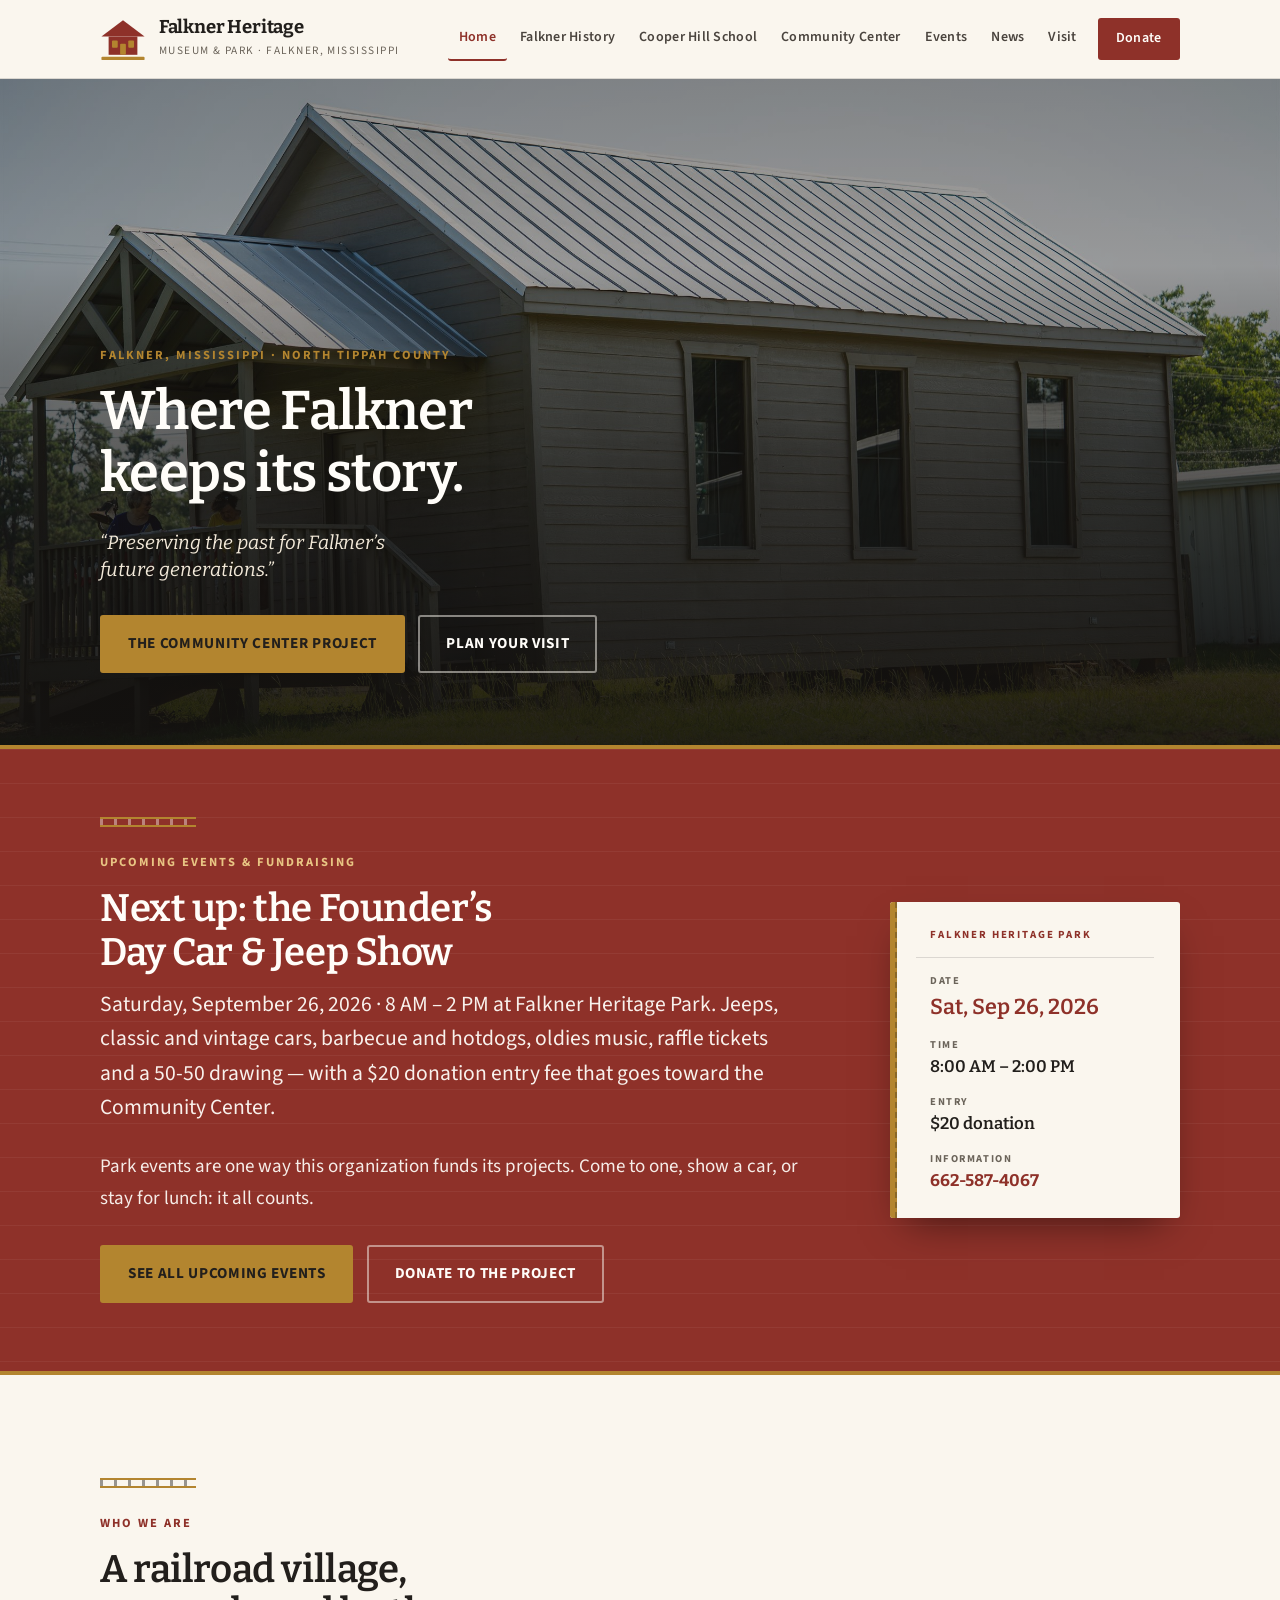
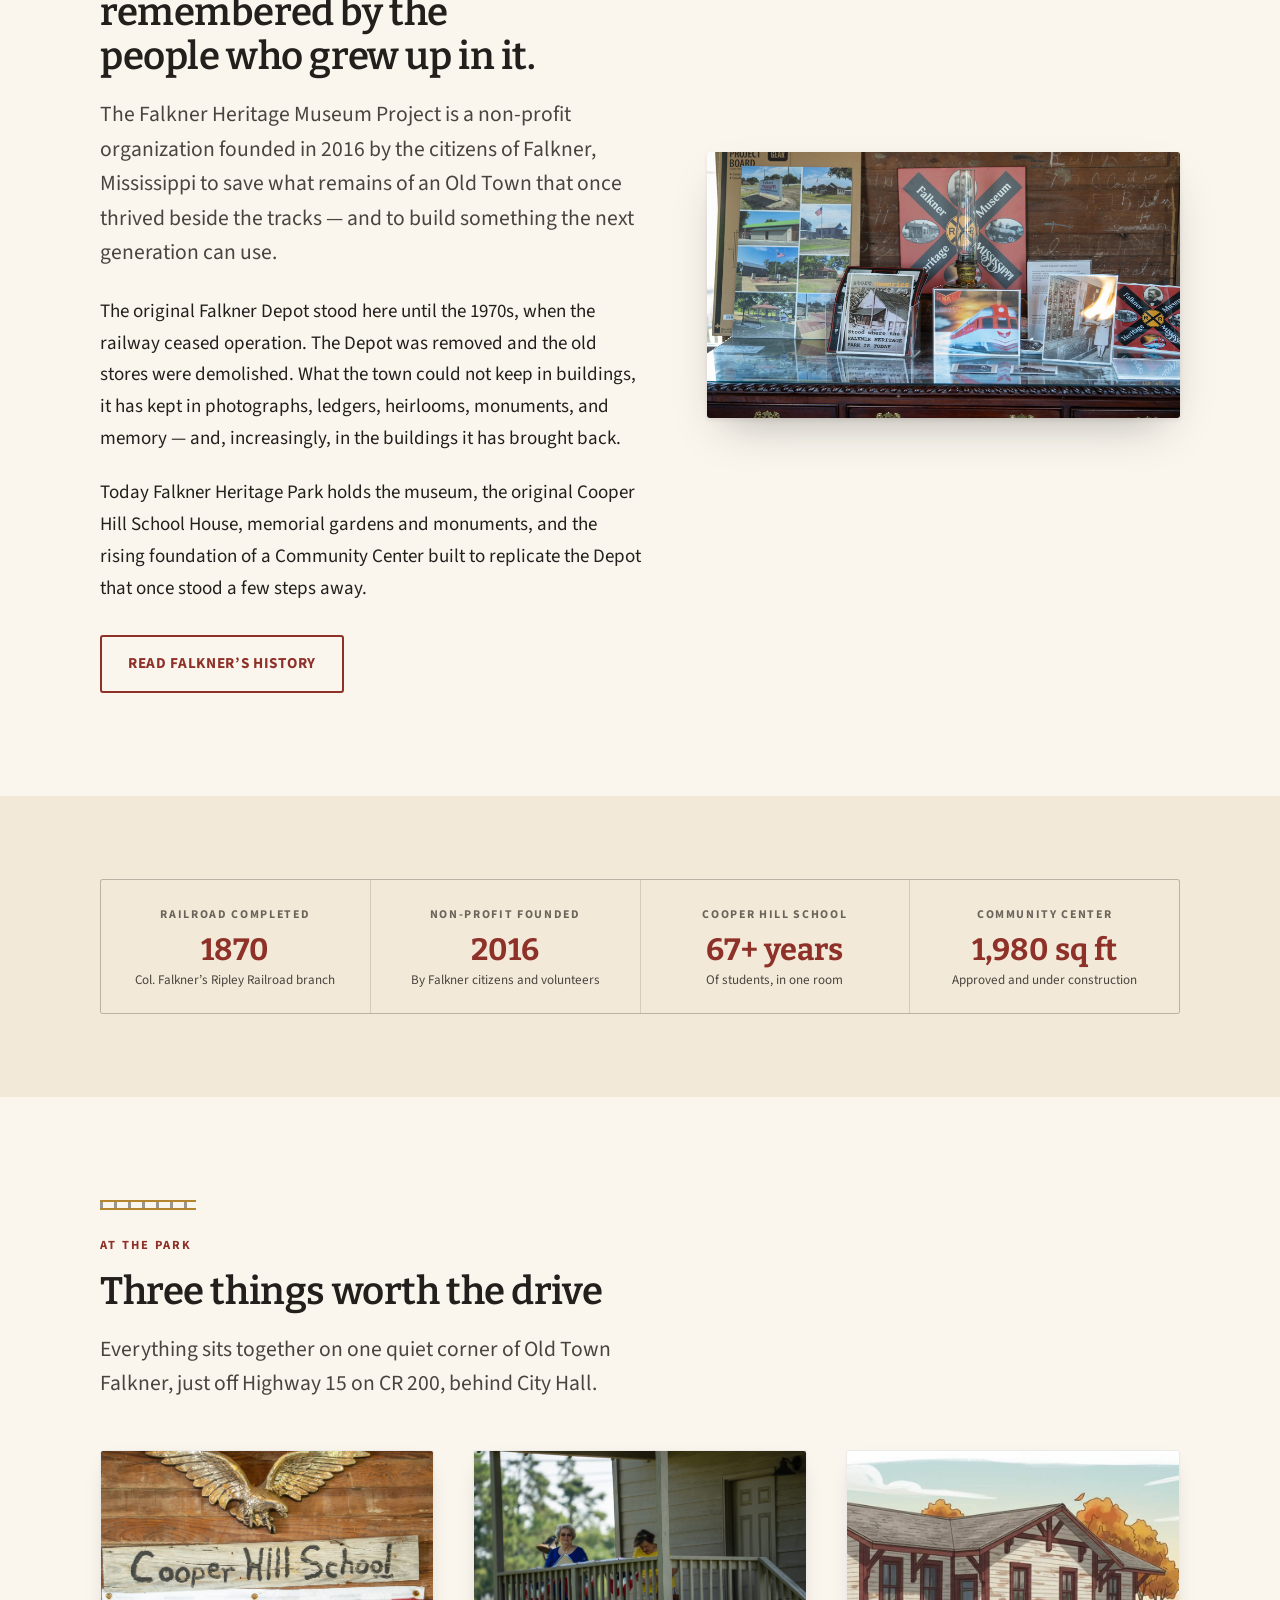
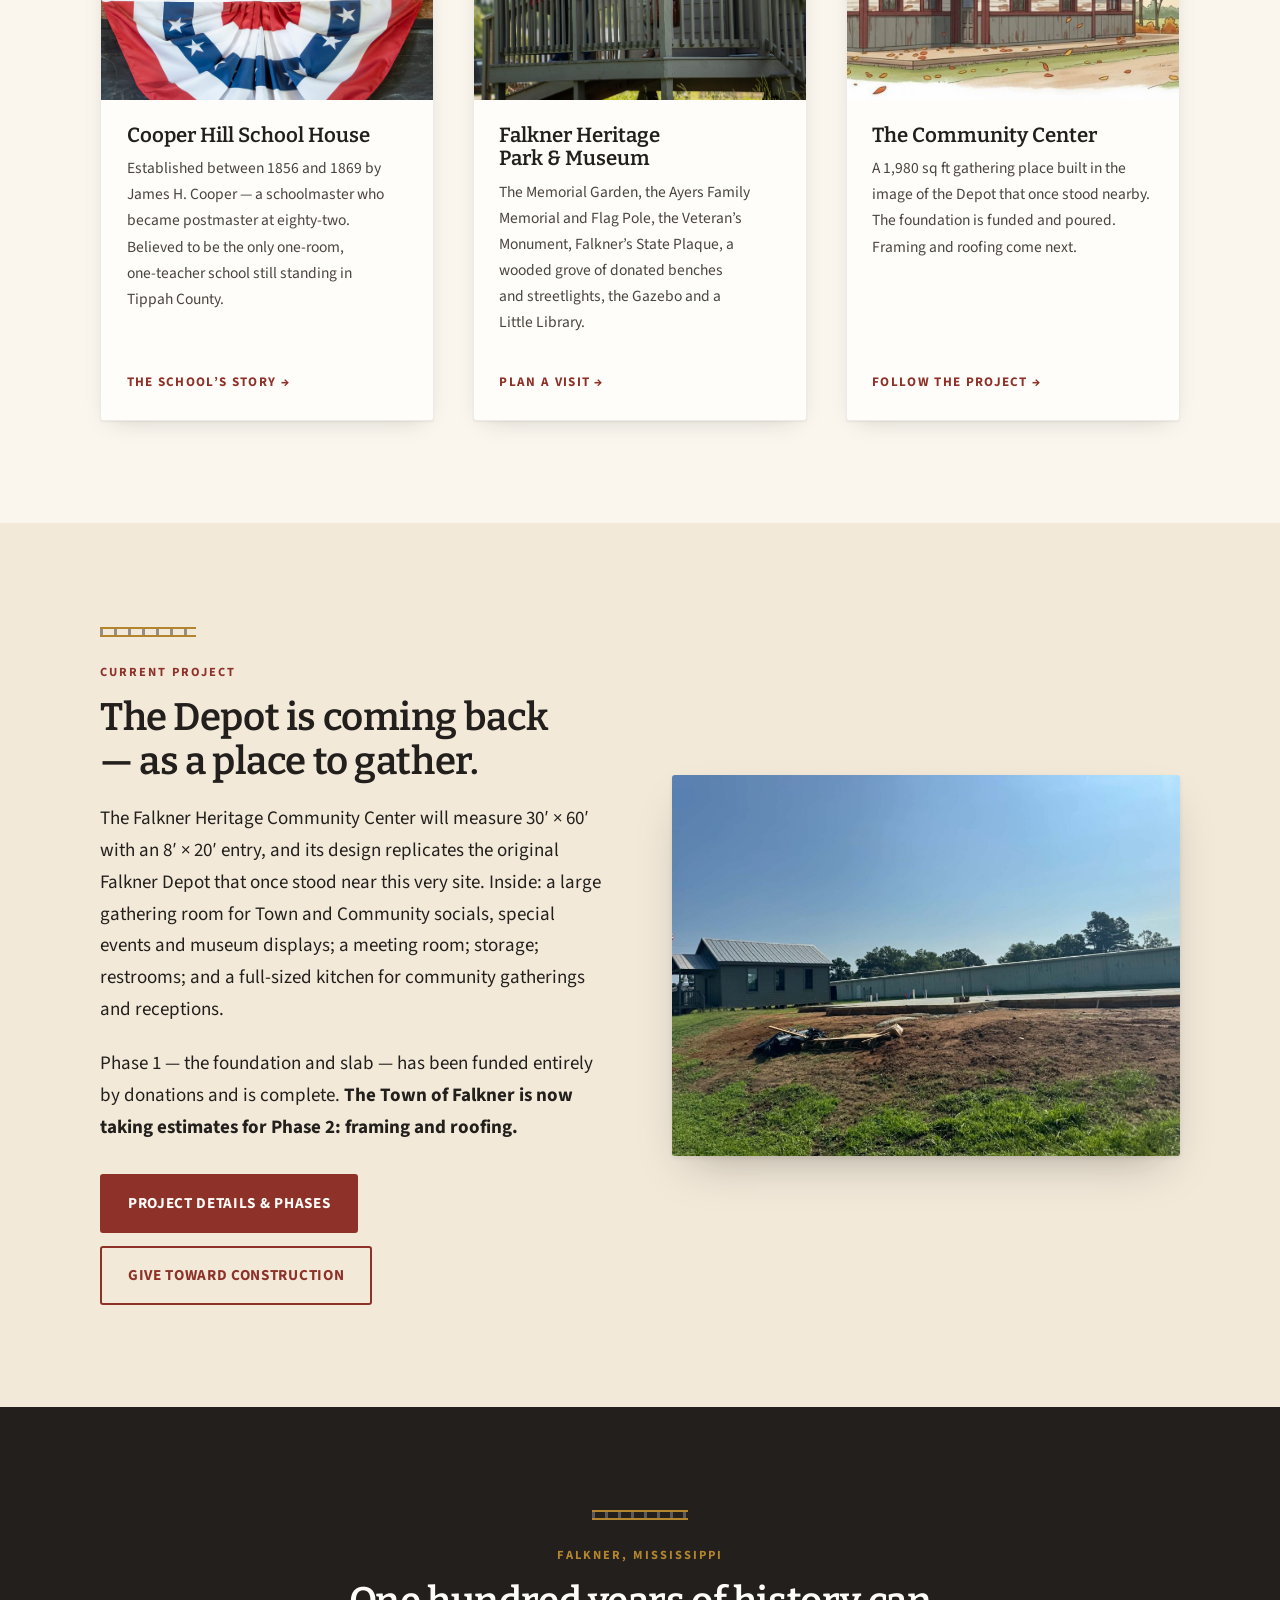
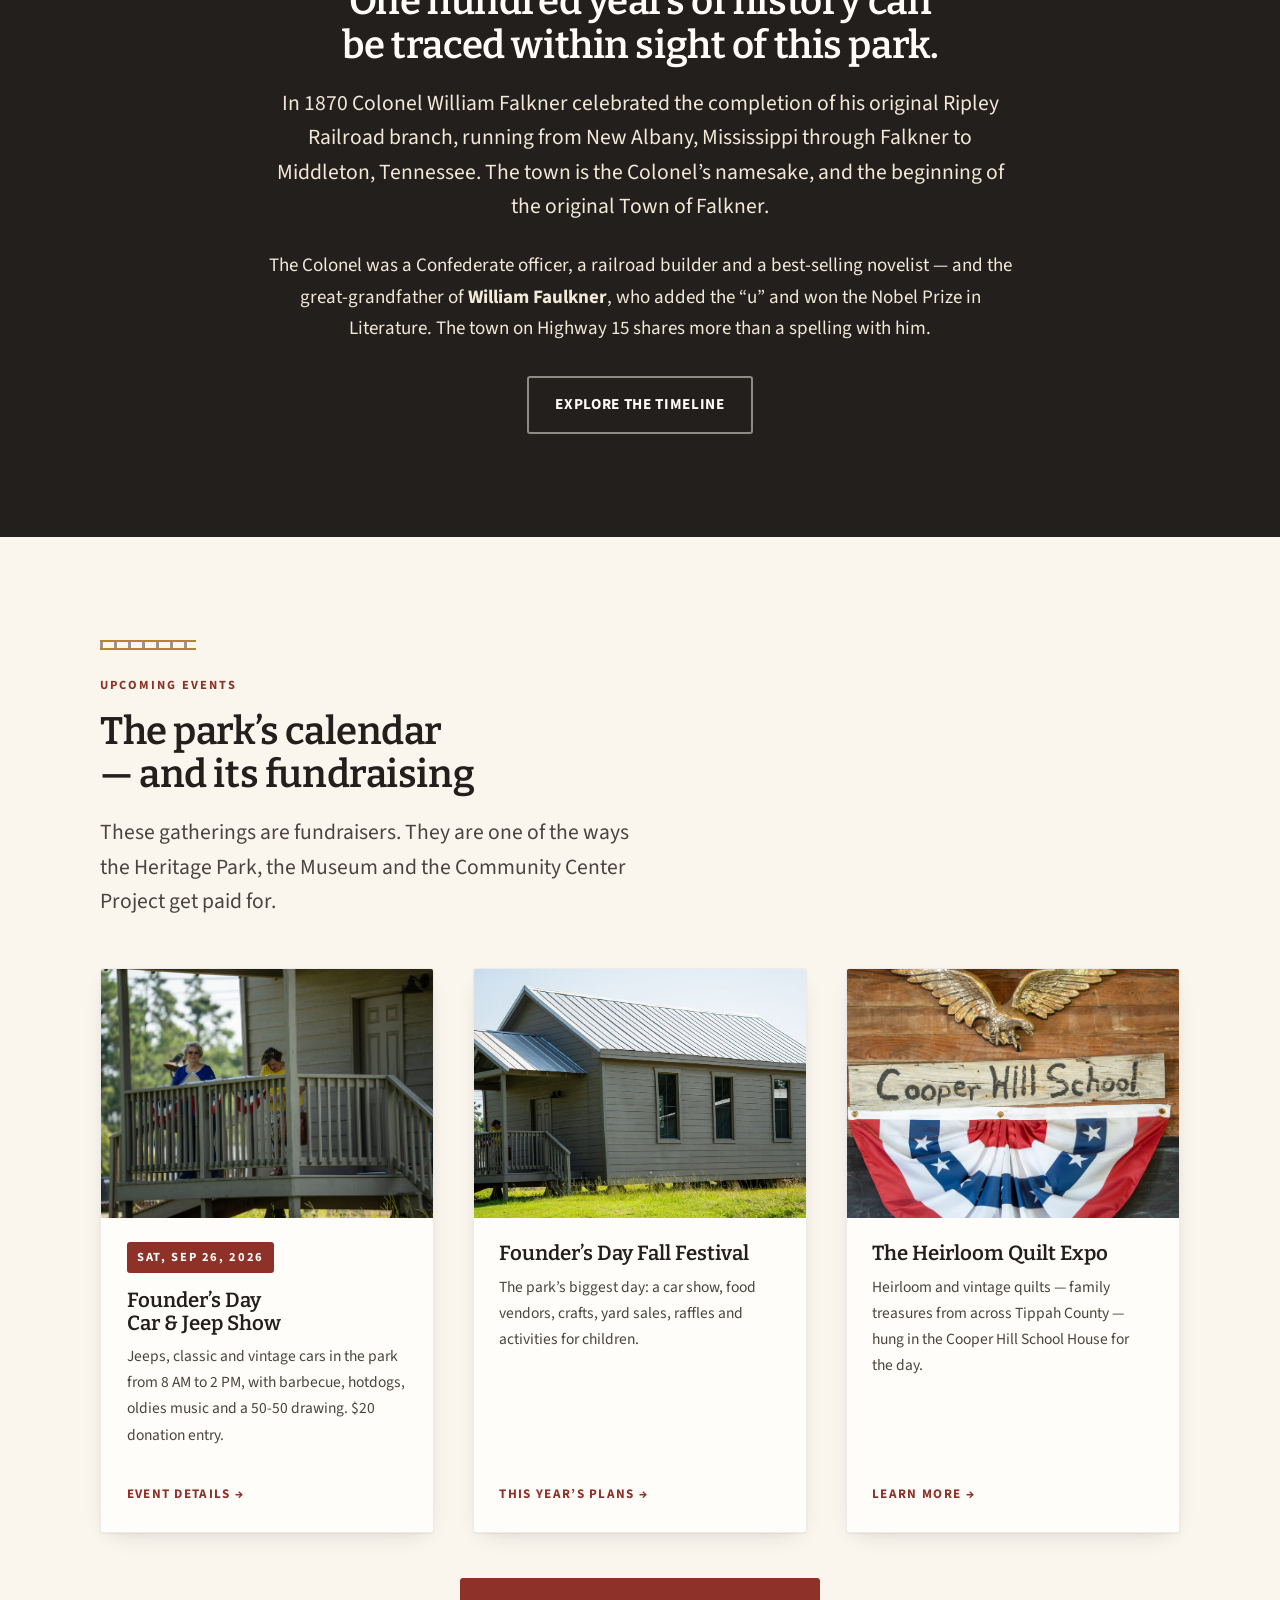
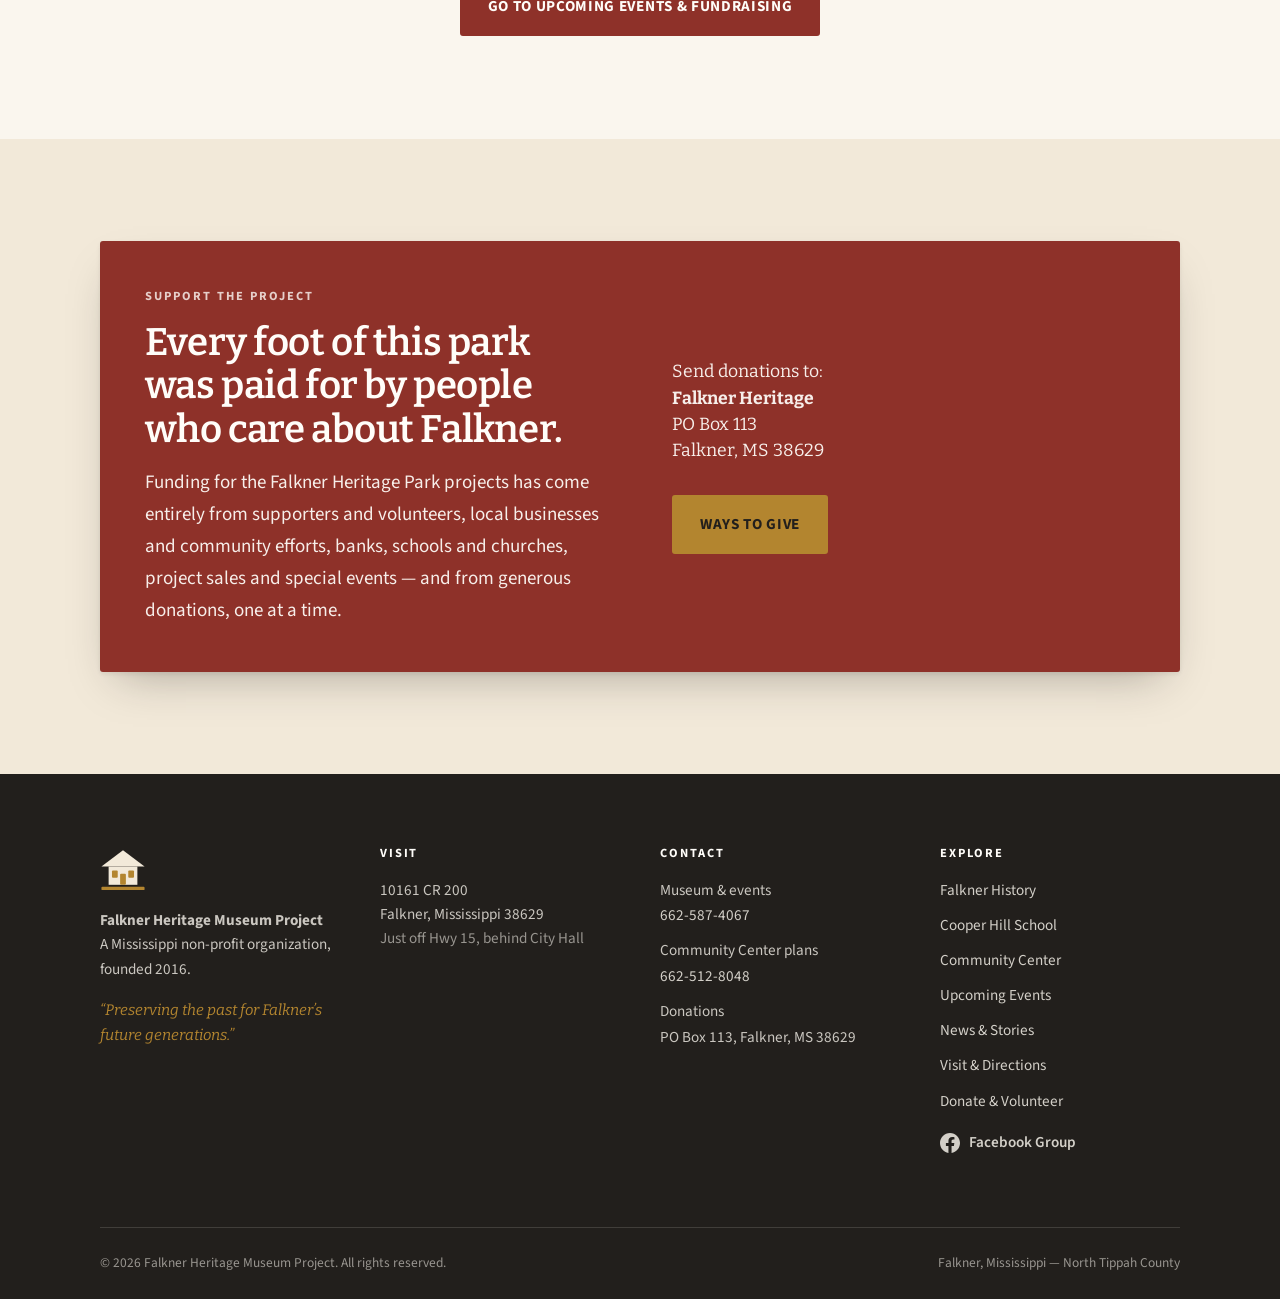
<file: index.html>
<!DOCTYPE html>
<html lang="en">
<head>
<meta charset="utf-8">
<meta name="viewport" content="width=device-width, initial-scale=1">
<title>Falkner MS Heritage | Falkner Heritage Museum &amp; Park, Falkner, Mississippi</title>
<meta name="description" content="Falkner Heritage preserves the story of Falkner, Mississippi - the Heritage Museum, the original Cooper Hill School House, Heritage Park and Community Center.">
<link rel="canonical" href="https://falknermsheritage.com/">
<meta name="robots" content="index, follow, max-image-preview:large, max-snippet:-1">
<meta name="author" content="Falkner Heritage Museum Project">
<meta name="geo.region" content="US-MS">
<meta name="geo.placename" content="Falkner, Tippah County, Mississippi">

<meta property="og:type" content="website">
<meta property="og:site_name" content="Falkner MS Heritage">
<meta property="og:locale" content="en_US">
<meta property="og:url" content="https://falknermsheritage.com/">
<meta property="og:title" content="Falkner MS Heritage - Museum &amp; Park in Falkner, Mississippi">
<meta property="og:description" content="Preserving the past for Falkner's future generations. The Falkner Heritage Museum, Cooper Hill School House and Heritage Park in Falkner, MS.">
<meta property="og:image" content="https://falknermsheritage.com/assets/img/og-falkner-heritage.jpg">
<meta property="og:image:alt" content="A collage of historic Falkner, Mississippi images: the Falkner Depot, Colonel William Falkner, a New Orleans, Mobile &amp; Chicago railroad ticket from Falkner to Tiplersville, the old schools and storefronts.">
<meta property="og:image:width" content="1200">
<meta property="og:image:height" content="630">
<meta name="twitter:card" content="summary_large_image">
<meta name="twitter:title" content="Falkner MS Heritage - Museum &amp; Park in Falkner, Mississippi">
<meta name="twitter:description" content="Preserving the past for Falkner's future generations. The Falkner Heritage Museum, Cooper Hill School House and Heritage Park in Falkner, MS.">
<meta name="twitter:image" content="https://falknermsheritage.com/assets/img/og-falkner-heritage.jpg">

<meta name="theme-color" content="#8e3129">
<link rel="icon" href="assets/img/favicon.svg" type="image/svg+xml">
<link rel="apple-touch-icon" href="assets/img/apple-touch-icon.png">
<link rel="manifest" href="site.webmanifest">
<link rel="alternate" type="application/rss+xml" title="Falkner Heritage news" href="https://falknermsheritage.com/blog/feed.xml">
<link rel="preconnect" href="https://fonts.googleapis.com">
<link rel="preconnect" href="https://fonts.gstatic.com" crossorigin>
<link href="https://fonts.googleapis.com/css2?family=Bitter:ital,wght@0,400;0,600;0,700;1,400&family=Source+Sans+3:ital,wght@0,400;0,600;0,700;1,400&display=swap" rel="stylesheet">
<link rel="stylesheet" href="assets/css/site.css">

<script type="application/ld+json">
{
  "@context": "https://schema.org",
  "@graph": [
    {
      "@type": "WebSite",
      "@id": "https://falknermsheritage.com/#website",
      "url": "https://falknermsheritage.com/",
      "name": "Falkner MS Heritage",
      "alternateName": ["Falkner Heritage", "Falkner Heritage Museum", "Falkner Mississippi Heritage Museum"],
      "inLanguage": "en-US",
      "publisher": { "@id": "https://falknermsheritage.com/#organization" }
    },
    {
      "@type": ["NGO", "Museum"],
      "@id": "https://falknermsheritage.com/#organization",
      "name": "Falkner Heritage Museum Project",
      "alternateName": ["Falkner Heritage", "Falkner MS Heritage", "Falkner Mississippi Heritage Museum"],
      "slogan": "Preserving the past for Falkner's future generations",
      "description": "A Mississippi non-profit organization founded in 2016 to preserve the history of Falkner, Mississippi, a North Tippah County railroad town. It operates the Falkner Heritage Museum, the original Cooper Hill School House and Falkner Heritage Park, and is building the Falkner Heritage Community Center.",
      "foundingDate": "2016",
      "url": "https://falknermsheritage.com/",
      "logo": "https://falknermsheritage.com/assets/img/favicon.svg",
      "image": "https://falknermsheritage.com/assets/img/schoolhouse-exterior-sm.jpg",
      "isAccessibleForFree": true,
      "telephone": "+1-662-587-4067",
      "address": {
        "@type": "PostalAddress",
        "streetAddress": "10161 CR 200",
        "addressLocality": "Falkner",
        "addressRegion": "MS",
        "postalCode": "38629",
        "addressCountry": "US"
      },
      "areaServed": [
        { "@type": "AdministrativeArea", "name": "Tippah County, Mississippi" },
        { "@type": "City", "name": "Falkner, Mississippi" }
      ],
      "sameAs": ["https://www.facebook.com/groups/1320477038065060"],
      "subOrganization": [
        {
          "@type": "TouristAttraction",
          "name": "Cooper Hill School House",
          "description": "A restored one-room, one-teacher schoolhouse established between 1856 and 1869 by James H. Cooper, believed to be the only one still standing in Tippah County, Mississippi.",
          "url": "https://falknermsheritage.com/schoolhouse"
        },
        {
          "@type": "Park",
          "name": "Falkner Heritage Park",
          "description": "A heritage park in Old Downtown Falkner, Mississippi holding the Memorial Garden, the Ayers Family Memorial and Flag Pole, the Veteran's Monument, Falkner's State Plaque, the Cooper Hill School House, a gazebo and a Little Library.",
          "url": "https://falknermsheritage.com/visit"
        }
      ]
    }
  ]
}
</script>
</head>
<body>
<a class="skip" href="#main">Skip to content</a>

<header class="site-header">
  <div class="wrap header-inner">
    <a class="brand" href="index.html">
      <svg class="mark" viewBox="0 0 48 48" role="img" aria-label="Falkner Heritage Museum">
        <g>
          <path class="mark-building" d="M24 4.5 46.5 21.5 1.5 21.5Z"/>
          <rect class="mark-building" x="9" y="21.5" width="30" height="19"/>
          <rect class="mark-accent" x="12.5" y="25.5" width="6" height="7.5" rx="1"/>
          <rect class="mark-accent" x="29.5" y="25.5" width="6" height="7.5" rx="1"/>
          <rect class="mark-accent" x="21" y="29" width="6" height="11.5" rx="1"/>
          <rect class="mark-accent" x="1.5" y="42.5" width="45" height="3.5" rx="1"/>
        </g>
      </svg>
      <span class="brand-text">
        <span class="brand-name">Falkner Heritage</span>
        <span class="brand-sub">Museum &amp; Park &middot; Falkner, Mississippi</span>
      </span>
    </a>

    <button class="nav-toggle" type="button" aria-expanded="false" aria-controls="site-nav">
      <span class="bars"><span></span></span> Menu
    </button>

    <nav id="site-nav" class="site-nav" aria-label="Main">
      <ul>
        <li><a href="index.html" aria-current="page">Home</a></li>
        <li><a href="history.html">Falkner History</a></li>
        <li><a href="schoolhouse.html">Cooper Hill School</a></li>
        <li><a href="community-center.html">Community Center</a></li>
        <li><a href="events.html">Events</a></li>
        <li><a href="/blog">News</a></li>
        <li><a href="visit.html">Visit</a></li>
        <li class="nav-cta"><a href="support.html">Donate</a></li>
      </ul>
    </nav>
  </div>
</header>

<main id="main">

  <!-- ============ HERO ============ -->
  <section class="hero">
    <img class="hero-img" src="assets/img/schoolhouse-exterior.jpg" alt="The restored Cooper Hill School House standing in Falkner Heritage Park under a clear blue sky.">
    <div class="hero-body">
      <div class="wrap">
        <span class="kicker">Falkner, Mississippi &middot; North Tippah County</span>
        <h1>Where Falkner keeps its story.</h1>
        <p class="hero-tagline">&ldquo;Preserving the past for Falkner&rsquo;s future generations.&rdquo;</p>
        <div class="btn-row">
          <a class="btn btn--brass" href="community-center.html">The Community Center Project</a>
          <a class="btn btn--light" href="visit.html">Plan Your Visit</a>
        </div>
      </div>
    </div>
  </section>

  <!-- ============ EVENTS CTA ============ -->
  <section class="cta-band" aria-labelledby="events-cta-heading">
    <div class="wrap cta-band-inner">
      <div>
        <div class="rail" aria-hidden="true"></div>
        <span class="kicker">Upcoming events &amp; fundraising</span>
        <h2 id="events-cta-heading">Next up: the Founder&rsquo;s Day Car &amp; Jeep Show</h2>
        <p class="lede" style="color:rgba(255,253,249,.94)">Saturday, September&nbsp;26, 2026 &middot; 8&nbsp;AM &ndash; 2&nbsp;PM at Falkner Heritage Park. Jeeps, classic and vintage cars, barbecue and hotdogs, oldies music, raffle tickets and a 50-50 drawing &mdash; with a $20 donation entry fee that goes toward the Community Center.</p>
        <p>Park events are one way this organization funds its projects. Come to one, show a car, or stay for lunch: it all counts.</p>
        <div class="btn-row">
          <a class="btn btn--brass" href="events.html">See all upcoming events</a>
          <a class="btn btn--light" href="support.html">Donate to the project</a>
        </div>
      </div>
      <div class="ticket">
        <div class="ticket-head">Falkner Heritage Park</div>
        <dl>
          <dt>Date</dt>
          <dd class="ticket-hero">Sat, Sep 26, 2026</dd>
          <dt>Time</dt>
          <dd>8:00 AM &ndash; 2:00 PM</dd>
          <dt>Entry</dt>
          <dd>$20 donation</dd>
          <dt>Information</dt>
          <dd><a href="tel:+16625874067" style="text-decoration:none">662-587-4067</a></dd>
        </dl>
      </div>
    </div>
  </section>

  <!-- ============ MISSION ============ -->
  <section class="section">
    <div class="wrap">
      <div class="split split--wide-media reveal">
        <div>
          <div class="rail" aria-hidden="true"></div>
          <span class="kicker">Who we are</span>
          <h2>A railroad village, remembered by the people who grew up in it.</h2>
          <p class="lede">The Falkner Heritage Museum Project is a non-profit organization founded in 2016 by the citizens of Falkner, Mississippi to save what remains of an Old Town that once thrived beside the tracks &mdash; and to build something the next generation can use.</p>
          <p>The original Falkner Depot stood here until the 1970s, when the railway ceased operation. The Depot was removed and the old stores were demolished. What the town could not keep in buildings, it has kept in photographs, ledgers, heirlooms, monuments, and memory &mdash; and, increasingly, in the buildings it has brought back.</p>
          <p>Today Falkner Heritage Park holds the museum, the original Cooper Hill School House, memorial gardens and monuments, and the rising foundation of a Community Center built to replicate the Depot that once stood a few steps away.</p>
          <div class="btn-row">
            <a class="btn btn--ghost" href="history.html">Read Falkner&rsquo;s history</a>
          </div>
        </div>
        <div class="split-media">
          <img src="assets/img/museum-display.jpg" alt="Museum display inside the Cooper Hill School House: the Falkner Mississippi Heritage crossbuck sign, an oil lamp, historic depot photographs and railroad memorabilia arranged on a wooden sideboard." loading="lazy" width="1800" height="1013">
        </div>
      </div>
    </div>
  </section>

  <!-- ============ FACTS ============ -->
  <section class="section section--tight section--paper2">
    <div class="wrap">
      <dl class="facts reveal">
        <div class="fact">
          <dt>Railroad completed</dt>
          <dd>1870<small>Col. Falkner&rsquo;s Ripley Railroad branch</small></dd>
        </div>
        <div class="fact">
          <dt>Non-profit founded</dt>
          <dd>2016<small>By Falkner citizens and volunteers</small></dd>
        </div>
        <div class="fact">
          <dt>Cooper Hill School</dt>
          <dd>67+ years<small>Of students, in one room</small></dd>
        </div>
        <div class="fact">
          <dt>Community Center</dt>
          <dd>1,980 sq ft<small>Approved and under construction</small></dd>
        </div>
      </dl>
    </div>
  </section>

  <!-- ============ WHAT'S HERE ============ -->
  <section class="section">
    <div class="wrap">
      <div class="reveal" style="max-width:60ch">
        <div class="rail" aria-hidden="true"></div>
        <span class="kicker">At the park</span>
        <h2>Three things worth the drive</h2>
        <p class="lede">Everything sits together on one quiet corner of Old Town Falkner, just off Highway&nbsp;15 on CR&nbsp;200, behind City Hall.</p>
      </div>

      <div class="grid grid--3 reveal" style="margin-top:3rem">
        <article class="card">
          <div class="card-media">
            <img src="assets/img/cooper-hill-sign.jpg" alt="The original hand-painted Cooper Hill School sign hanging on a weathered plank wall beneath a brass eagle and a patriotic bunting." loading="lazy" width="1500" height="1433">
          </div>
          <div class="card-body">
            <h3>Cooper Hill School House</h3>
            <p>Established between 1856 and 1869 by James H. Cooper &mdash; a schoolmaster who became postmaster at eighty-two. Believed to be the only one-room, one-teacher school still standing in Tippah County.</p>
            <a class="card-link" href="schoolhouse.html">The school&rsquo;s story</a>
          </div>
        </article>

        <article class="card">
          <div class="card-media">
            <img src="assets/img/schoolhouse-porch.jpg" alt="Two Falkner Heritage volunteers hanging patriotic bunting along the porch rail of the Cooper Hill School House." loading="lazy" width="1800" height="1013">
          </div>
          <div class="card-body">
            <h3>Falkner Heritage Park &amp; Museum</h3>
            <p>The Memorial Garden, the Ayers Family Memorial and Flag Pole, the Veteran&rsquo;s Monument, Falkner&rsquo;s State Plaque, a wooded grove of donated benches and streetlights, the Gazebo and a Little Library.</p>
            <a class="card-link" href="visit.html">Plan a visit</a>
          </div>
        </article>

        <article class="card">
          <div class="card-media">
            <img src="assets/img/community-center-rendering.jpg" alt="Architectural rendering of the planned Falkner Heritage Community Center, designed to replicate the original Falkner Depot." loading="lazy" width="1696" height="608">
          </div>
          <div class="card-body">
            <h3>The Community Center</h3>
            <p>A 1,980&nbsp;sq&nbsp;ft gathering place built in the image of the Depot that once stood nearby. The foundation is funded and poured. Framing and roofing come next.</p>
            <a class="card-link" href="community-center.html">Follow the project</a>
          </div>
        </article>
      </div>
    </div>
  </section>

  <!-- ============ COMMUNITY CENTER FEATURE ============ -->
  <section class="section section--paper2">
    <div class="wrap">
      <div class="split split--reverse reveal">
        <div class="split-media">
          <img src="assets/img/foundation-slab.jpg" alt="The poured concrete foundation slab for the Falkner Heritage Community Center, with the Cooper Hill School House standing to the left." loading="lazy" width="1800" height="1350">
        </div>
        <div>
          <div class="rail" aria-hidden="true"></div>
          <span class="kicker">Current project</span>
          <h2>The Depot is coming back &mdash; as a place to gather.</h2>
          <p>The Falkner Heritage Community Center will measure 30&prime;&nbsp;&times;&nbsp;60&prime; with an 8&prime;&nbsp;&times;&nbsp;20&prime; entry, and its design replicates the original Falkner Depot that once stood near this very site. Inside: a large gathering room for Town and Community socials, special events and museum displays; a meeting room; storage; restrooms; and a full-sized kitchen for community gatherings and receptions.</p>
          <p>Phase&nbsp;1 &mdash; the foundation and slab &mdash; has been funded entirely by donations and is complete. <strong>The Town of Falkner is now taking estimates for Phase&nbsp;2: framing and roofing.</strong></p>
          <div class="btn-row">
            <a class="btn" href="community-center.html">Project details &amp; phases</a>
            <a class="btn btn--ghost" href="support.html">Give toward construction</a>
          </div>
        </div>
      </div>
    </div>
  </section>

  <!-- ============ HISTORY TEASER ============ -->
  <section class="section section--ink">
    <div class="wrap wrap--narrow" style="text-align:center">
      <div class="reveal">
        <div class="rail rail--center" aria-hidden="true"></div>
        <span class="kicker">Falkner, Mississippi</span>
        <h2>One hundred years of history can be traced within sight of this park.</h2>
        <p class="lede" style="color:var(--paper-2)">In 1870 Colonel William Falkner celebrated the completion of his original Ripley Railroad branch, running from New Albany, Mississippi through Falkner to Middleton, Tennessee. The town is the Colonel&rsquo;s namesake, and the beginning of the original Town of Falkner.</p>
        <p>The Colonel was a Confederate officer, a railroad builder and a best-selling novelist &mdash; and the great-grandfather of <strong>William Faulkner</strong>, who added the &ldquo;u&rdquo; and won the Nobel Prize in Literature. The town on Highway&nbsp;15 shares more than a spelling with him.</p>
        <div class="btn-row" style="justify-content:center">
          <a class="btn btn--light" href="history.html">Explore the timeline</a>
        </div>
      </div>
    </div>
  </section>

  <!-- ============ EVENTS OVERVIEW ============ -->
  <section class="section">
    <div class="wrap">
      <div class="reveal" style="max-width:60ch">
        <div class="rail" aria-hidden="true"></div>
        <span class="kicker">Upcoming events</span>
        <h2>The park&rsquo;s calendar &mdash; and its fundraising</h2>
        <p class="lede">These gatherings are fundraisers. They are one of the ways the Heritage Park, the Museum and the Community Center Project get paid for.</p>
      </div>

      <div class="grid grid--3 reveal" style="margin-top:3rem">
        <article class="card">
          <div class="card-media">
            <img src="assets/img/schoolhouse-porch.jpg" alt="Volunteers hanging patriotic bunting on the Cooper Hill School House porch ahead of a Falkner Heritage Park event." loading="lazy" width="1800" height="1013">
          </div>
          <div class="card-body">
            <span class="event-date" style="align-self:flex-start">Sat, Sep 26, 2026</span>
            <h3>Founder&rsquo;s Day Car &amp; Jeep Show</h3>
            <p>Jeeps, classic and vintage cars in the park from 8&nbsp;AM to 2&nbsp;PM, with barbecue, hotdogs, oldies music and a 50-50 drawing. $20 donation entry.</p>
            <a class="card-link" href="events.html#car-show">Event details</a>
          </div>
        </article>

        <article class="card">
          <div class="card-media">
            <img src="assets/img/schoolhouse-exterior-sm.jpg" alt="The Cooper Hill School House and open lawn where Founder&rsquo;s Day is held." loading="lazy" width="1200" height="675">
          </div>
          <div class="card-body">
            <h3>Founder&rsquo;s Day Fall Festival</h3>
            <p>The park&rsquo;s biggest day: a car show, food vendors, crafts, yard sales, raffles and activities for children.</p>
            <a class="card-link" href="events.html">This year&rsquo;s plans</a>
          </div>
        </article>

        <article class="card">
          <div class="card-media">
            <img src="assets/img/cooper-hill-sign.jpg" alt="Inside the Cooper Hill School House, where the heirloom quilts are hung." loading="lazy" width="1500" height="1433">
          </div>
          <div class="card-body">
            <h3>The Heirloom Quilt Expo</h3>
            <p>Heirloom and vintage quilts &mdash; family treasures from across Tippah County &mdash; hung in the Cooper Hill School House for the day.</p>
            <a class="card-link" href="events.html">Learn more</a>
          </div>
        </article>
      </div>

      <div class="btn-row reveal" style="justify-content:center;margin-top:2.8rem">
        <a class="btn" href="events.html">Go to Upcoming Events &amp; Fundraising</a>
      </div>
    </div>
  </section>

  <!-- ============ SUPPORT ============ -->
  <section class="section section--paper2">
    <div class="wrap">
      <div class="callout reveal">
        <div class="split">
          <div>
            <span class="kicker">Support the project</span>
            <h2 style="margin-bottom:.4em">Every foot of this park was paid for by people who care about Falkner.</h2>
            <p>Funding for the Falkner Heritage Park projects has come entirely from supporters and volunteers, local businesses and community efforts, banks, schools and churches, project sales and special events &mdash; and from generous donations, one at a time.</p>
          </div>
          <div>
            <p style="font-family:var(--font-display);font-size:1.1rem;line-height:1.5">Send donations to:<br>
              <strong>Falkner Heritage</strong><br>
              PO Box 113<br>
              Falkner, MS 38629</p>
            <div class="btn-row">
              <a class="btn btn--brass" href="support.html">Ways to give</a>
            </div>
          </div>
        </div>
      </div>
    </div>
  </section>

</main>

<footer class="site-footer">
  <div class="wrap">
    <div class="footer-grid">
      <div class="footer-brand">
        <svg class="mark" viewBox="0 0 48 48" aria-hidden="true">
          <g>
          <path class="mark-building" d="M24 4.5 46.5 21.5 1.5 21.5Z"/>
          <rect class="mark-building" x="9" y="21.5" width="30" height="19"/>
          <rect class="mark-accent" x="12.5" y="25.5" width="6" height="7.5" rx="1"/>
          <rect class="mark-accent" x="29.5" y="25.5" width="6" height="7.5" rx="1"/>
          <rect class="mark-accent" x="21" y="29" width="6" height="11.5" rx="1"/>
          <rect class="mark-accent" x="1.5" y="42.5" width="45" height="3.5" rx="1"/>
        </g>
        </svg>
        <p><strong>Falkner Heritage Museum Project</strong><br>A Mississippi non-profit organization, founded 2016.</p>
        <p class="footer-tagline">&ldquo;Preserving the past for Falkner&rsquo;s future generations.&rdquo;</p>
      </div>

      <div>
        <h4>Visit</h4>
        <address class="addr footer-list">
          10161 CR 200<br>
          Falkner, Mississippi 38629<br>
          <span style="color:rgba(250,246,238,.55)">Just off Hwy 15, behind City Hall</span>
        </address>
      </div>

      <div>
        <h4>Contact</h4>
        <ul class="footer-list">
          <li>Museum &amp; events<br><a href="tel:+16625874067">662-587-4067</a></li>
          <li>Community Center plans<br><a href="tel:+16625128048">662-512-8048</a></li>
          <li>Donations<br>PO Box 113, Falkner, MS 38629</li>
        </ul>
      </div>

      <div>
        <h4>Explore</h4>
        <ul class="footer-list">
          <li><a href="history.html">Falkner History</a></li>
          <li><a href="schoolhouse.html">Cooper Hill School</a></li>
          <li><a href="community-center.html">Community Center</a></li>
          <li><a href="events.html">Upcoming Events</a></li>
          <li><a href="/blog">News &amp; Stories</a></li>
          <li><a href="visit.html">Visit &amp; Directions</a></li>
          <li><a href="support.html">Donate &amp; Volunteer</a></li>
          <li style="margin-top:1rem">
            <a class="fb-link" href="https://www.facebook.com/groups/1320477038065060" target="_blank" rel="noopener">
              <svg viewBox="0 0 24 24" aria-hidden="true"><path d="M24 12.07C24 5.4 18.63 0 12 0S0 5.4 0 12.07C0 18.1 4.39 23.1 10.13 24v-8.44H7.08v-3.49h3.05V9.41c0-3.02 1.79-4.69 4.53-4.69 1.31 0 2.68.24 2.68.24v2.96h-1.51c-1.49 0-1.96.93-1.96 1.89v2.26h3.33l-.53 3.49h-2.8V24C19.61 23.1 24 18.1 24 12.07z"/></svg>
              Facebook Group
            </a>
          </li>
        </ul>
      </div>
    </div>

    <div class="footer-bottom">
      <span>&copy; <span id="year">2026</span> Falkner Heritage Museum Project. All rights reserved.</span>
      <span>Falkner, Mississippi &mdash; North Tippah County</span>
    </div>
  </div>
</footer>

<script src="assets/js/site.js" defer></script>
<script>document.getElementById('year').textContent = new Date().getFullYear();</script>
</body>
</html>
</file>
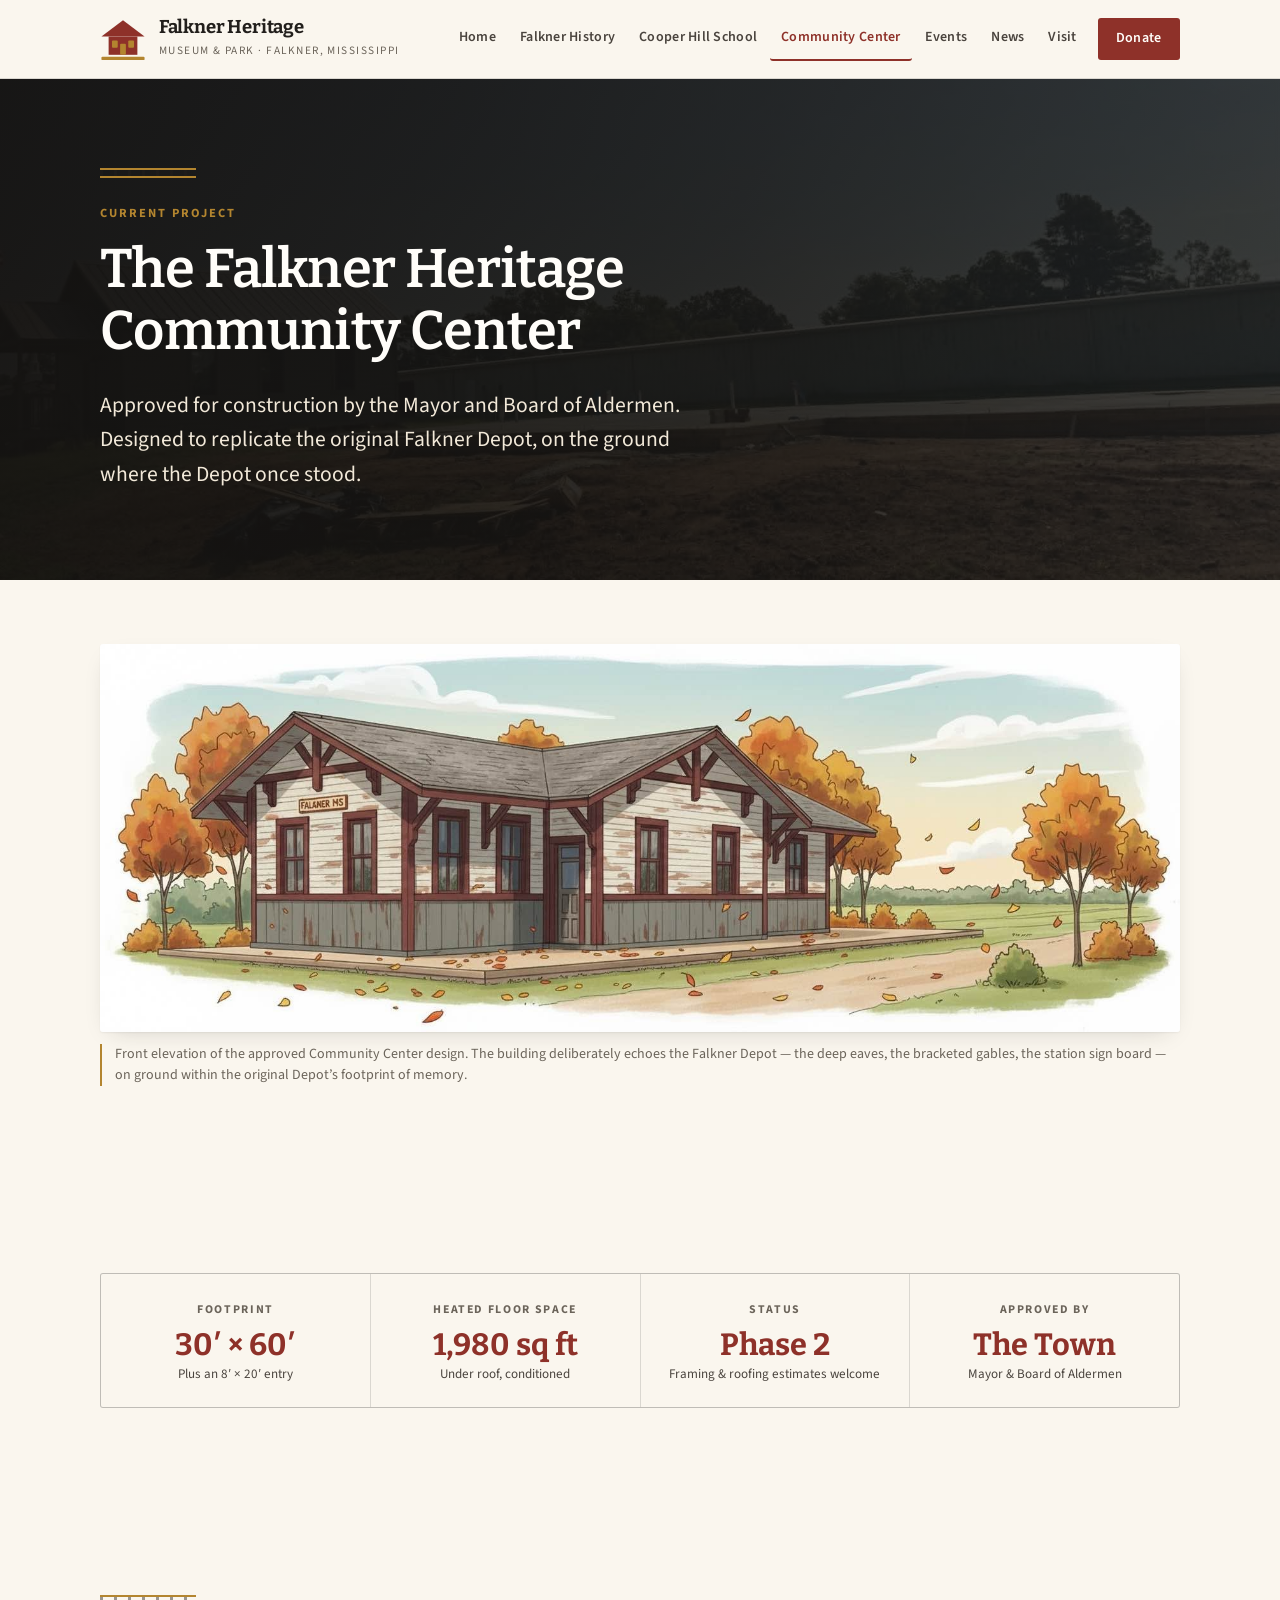
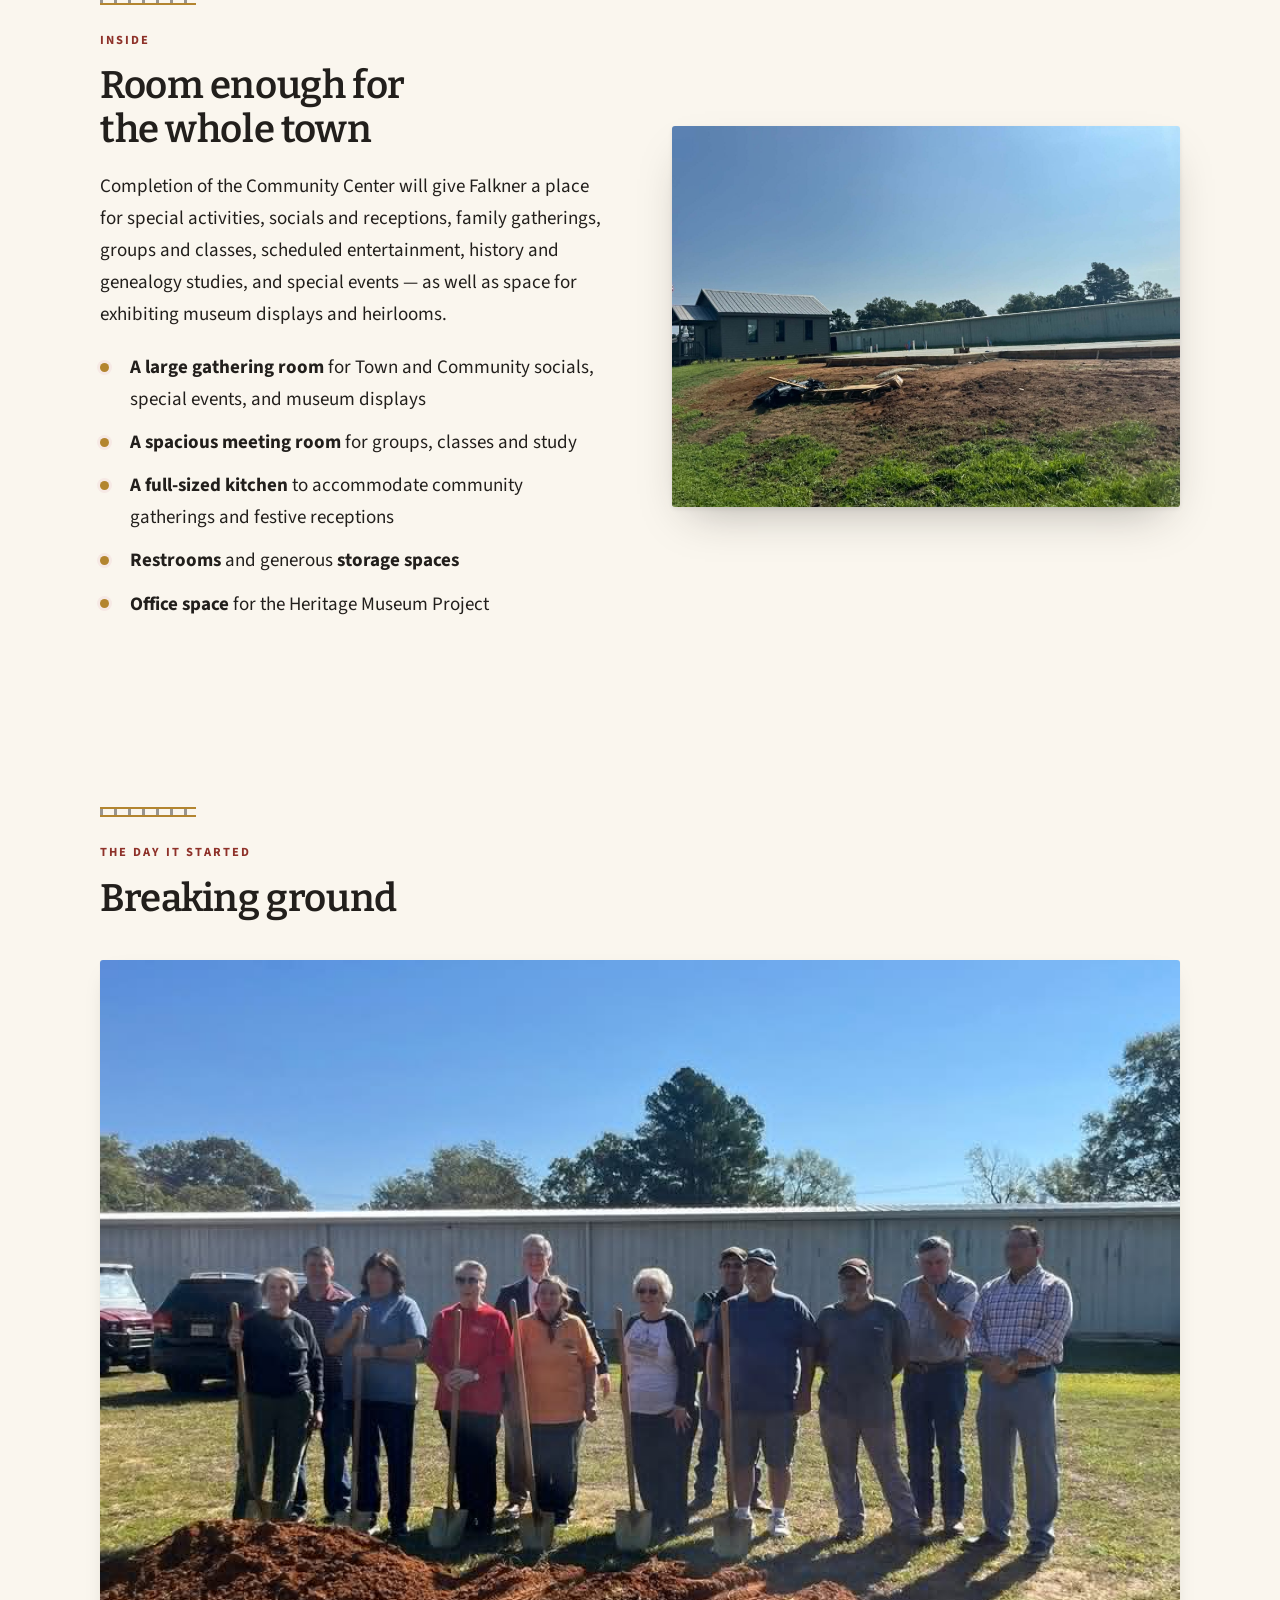
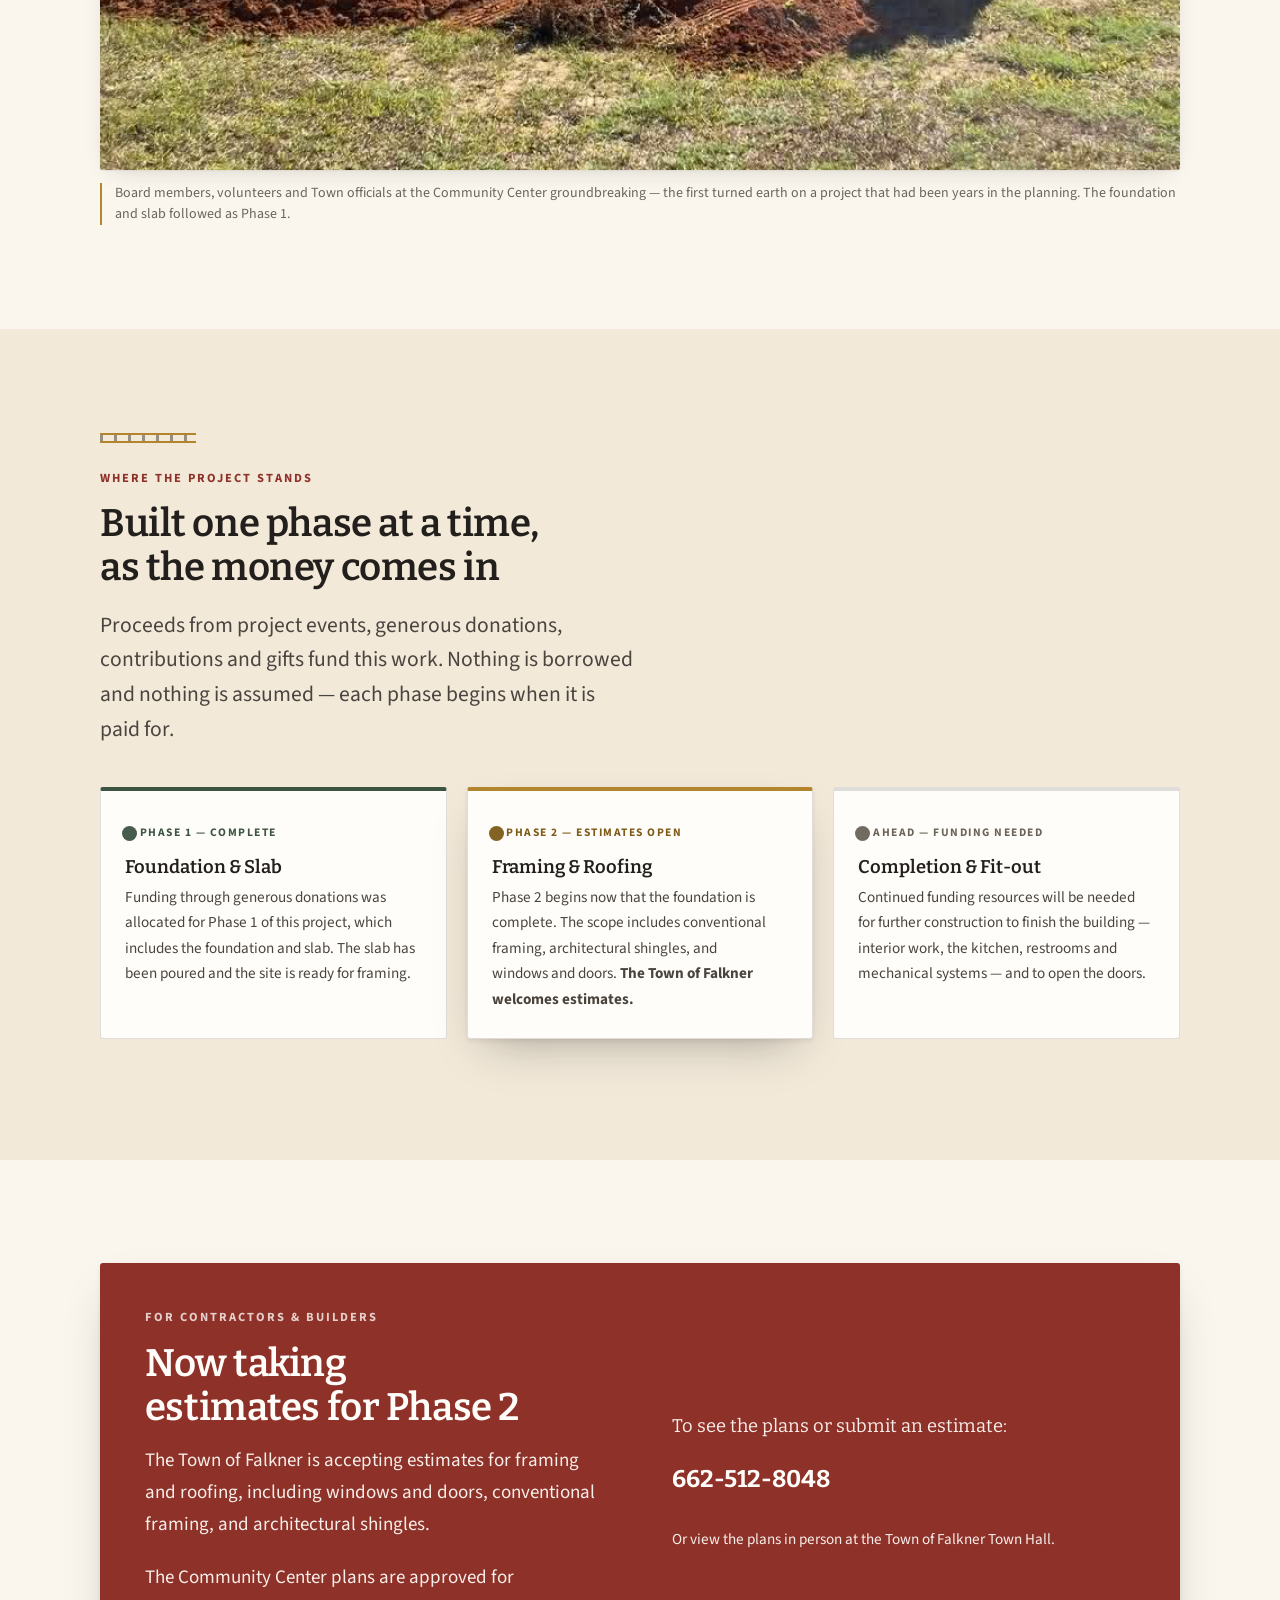
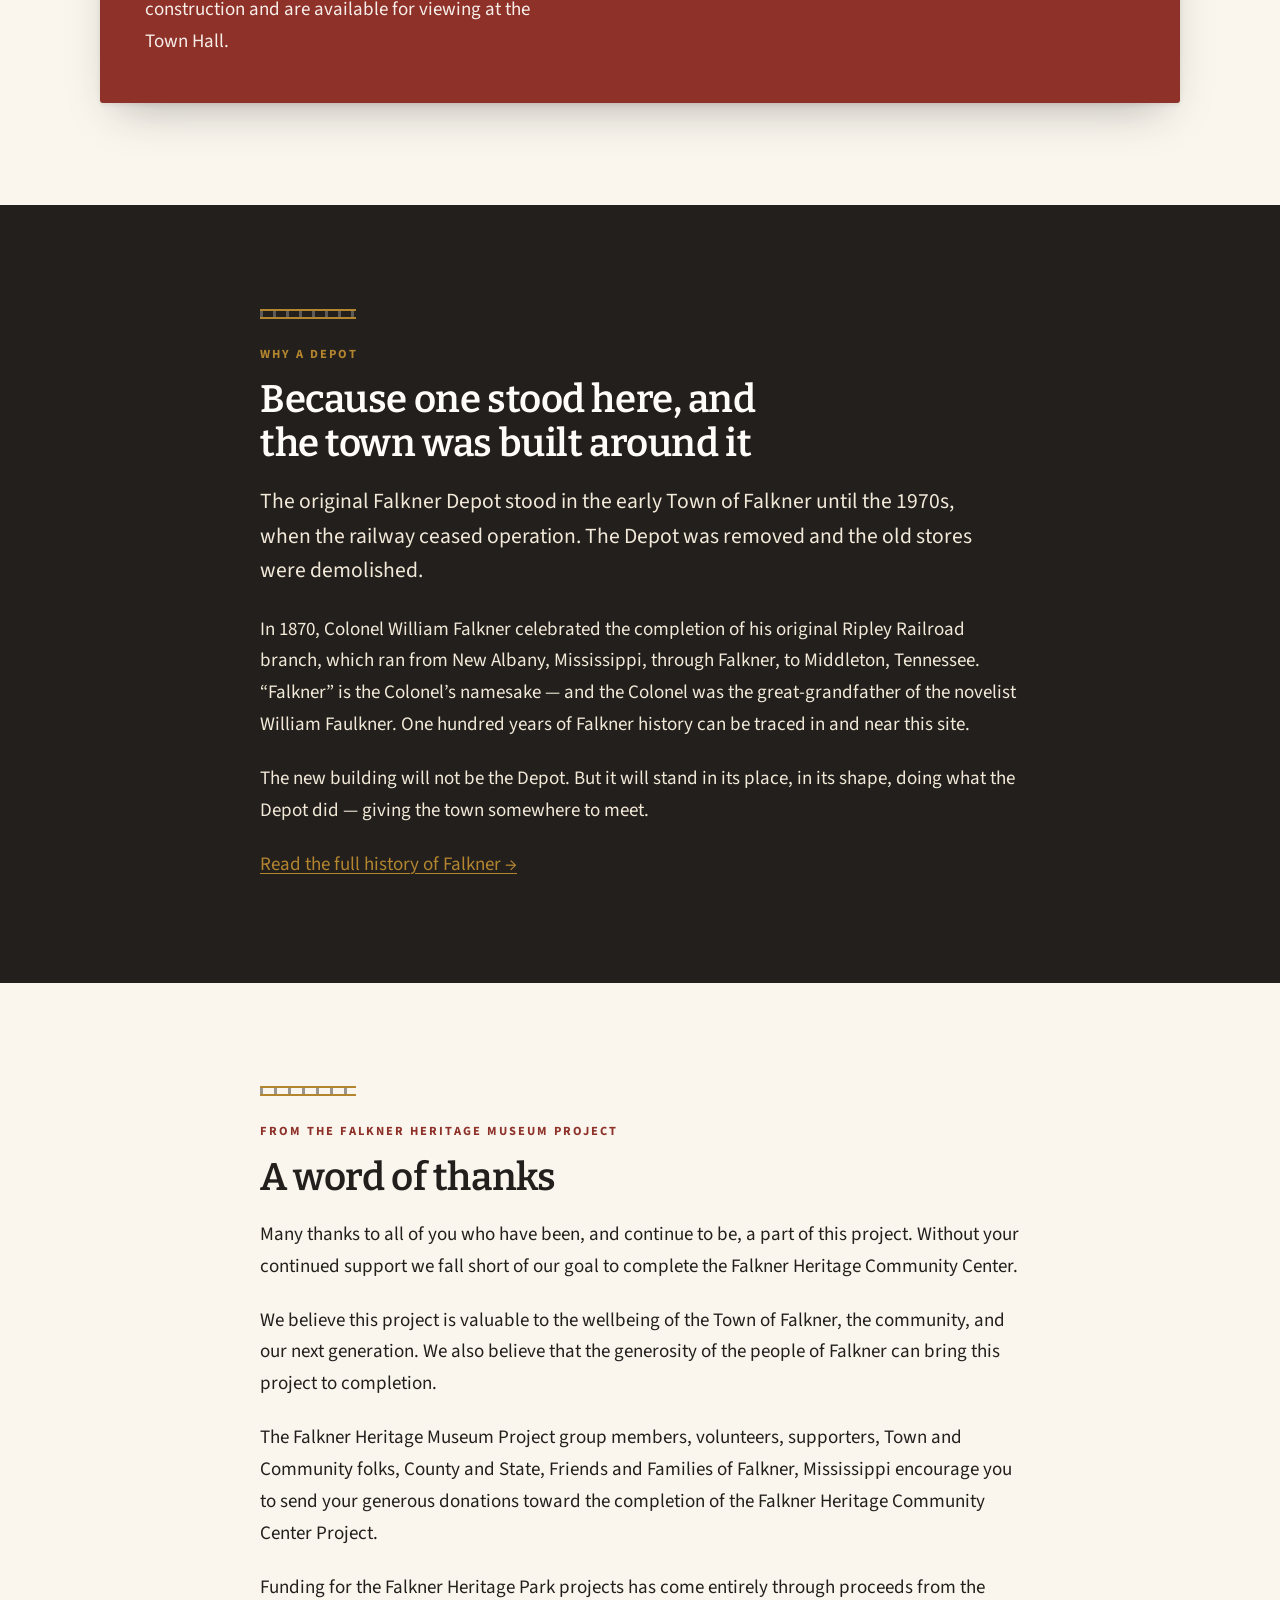
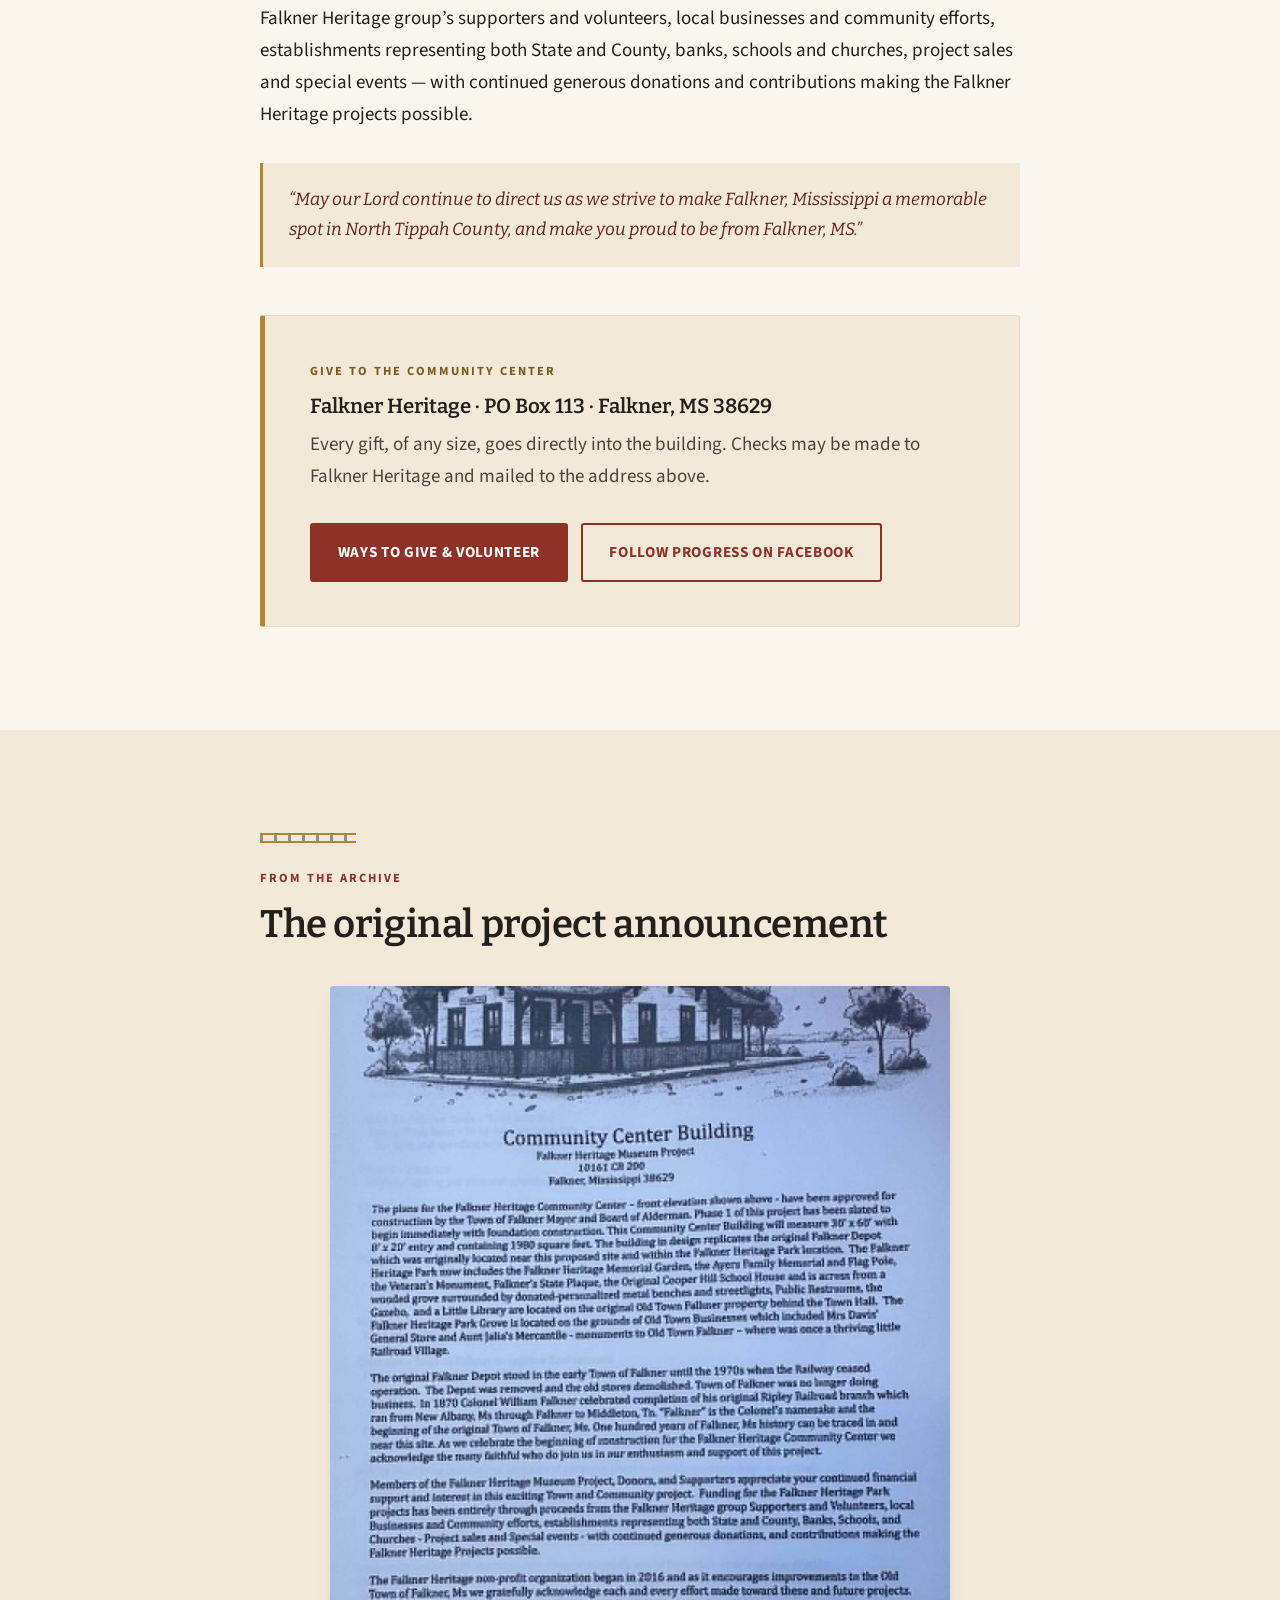
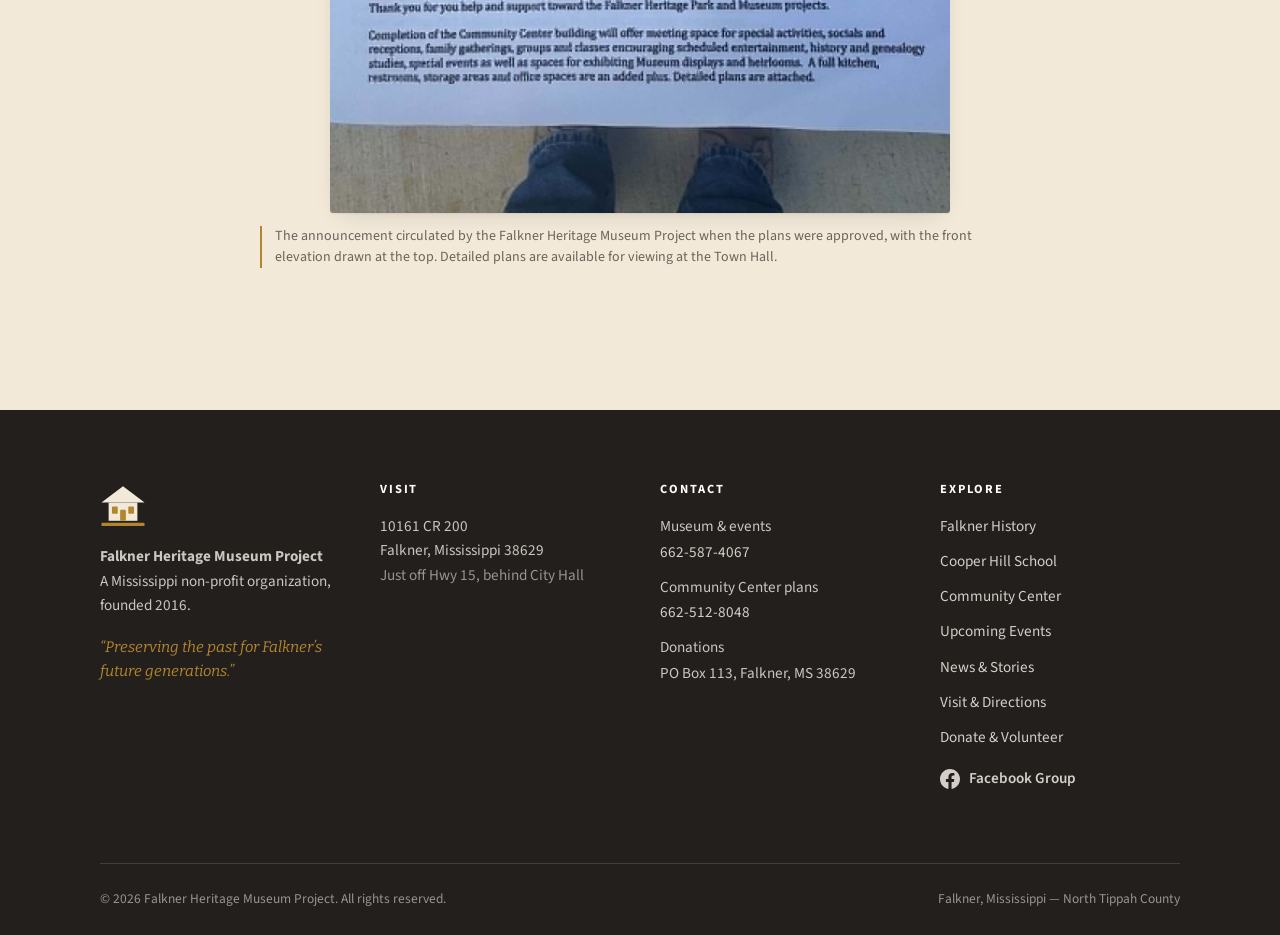
<file: community-center.html>
<!DOCTYPE html>
<html lang="en">
<head>
<meta charset="utf-8">
<meta name="viewport" content="width=device-width, initial-scale=1">
<title>Falkner Heritage Community Center Project | Falkner, MS</title>
<meta name="description" content="The Falkner Heritage Community Center: a 1,980 sq ft replica of the Falkner Depot. Phase 1 foundation complete; Phase 2 framing and roofing estimates open.">
<link rel="canonical" href="https://falknermsheritage.com/community-center">
<meta name="robots" content="index, follow, max-image-preview:large, max-snippet:-1">
<meta name="author" content="Falkner Heritage Museum Project">
<meta name="geo.region" content="US-MS">
<meta name="geo.placename" content="Falkner, Tippah County, Mississippi">

<meta property="og:type" content="article">
<meta property="og:site_name" content="Falkner MS Heritage">
<meta property="og:locale" content="en_US">
<meta property="og:url" content="https://falknermsheritage.com/community-center">
<meta property="og:title" content="The Falkner Heritage Community Center Project">
<meta property="og:description" content="A 1,980 sq ft gathering place built in the image of the Falkner Depot. Phase 1 complete - Phase 2 estimates now welcome.">
<meta property="og:image" content="https://falknermsheritage.com/assets/img/og-falkner-heritage.jpg">
<meta property="og:image:alt" content="A collage of historic Falkner, Mississippi images: the Falkner Depot, Colonel William Falkner, a New Orleans, Mobile &amp; Chicago railroad ticket from Falkner to Tiplersville, the old schools and storefronts.">
<meta property="og:image:width" content="1200">
<meta property="og:image:height" content="630">
<meta name="twitter:card" content="summary_large_image">
<meta name="twitter:title" content="The Falkner Heritage Community Center Project">
<meta name="twitter:description" content="A 1,980 sq ft gathering place built in the image of the Falkner Depot. Phase 1 complete - Phase 2 estimates now welcome.">
<meta name="twitter:image" content="https://falknermsheritage.com/assets/img/og-falkner-heritage.jpg">

<meta name="theme-color" content="#8e3129">
<link rel="icon" href="assets/img/favicon.svg" type="image/svg+xml">
<link rel="apple-touch-icon" href="assets/img/apple-touch-icon.png">
<link rel="manifest" href="site.webmanifest">
<link rel="alternate" type="application/rss+xml" title="Falkner Heritage news" href="https://falknermsheritage.com/blog/feed.xml">
<link rel="preconnect" href="https://fonts.googleapis.com">
<link rel="preconnect" href="https://fonts.gstatic.com" crossorigin>
<link href="https://fonts.googleapis.com/css2?family=Bitter:ital,wght@0,400;0,600;0,700;1,400&family=Source+Sans+3:ital,wght@0,400;0,600;0,700;1,400&display=swap" rel="stylesheet">
<link rel="stylesheet" href="assets/css/site.css">
<script type="application/ld+json">
{
  "@context": "https://schema.org",
  "@type": "BreadcrumbList",
  "itemListElement": [
    { "@type": "ListItem", "position": 1, "name": "Falkner MS Heritage", "item": "https://falknermsheritage.com/" },
    { "@type": "ListItem", "position": 2, "name": "Falkner Heritage Community Center", "item": "https://falknermsheritage.com/community-center" }
  ]
}
</script>
</head>
<body>
<a class="skip" href="#main">Skip to content</a>

<header class="site-header">
  <div class="wrap header-inner">
    <a class="brand" href="index.html">
      <svg class="mark" viewBox="0 0 48 48" role="img" aria-label="Falkner Heritage Museum">
        <g>
          <path class="mark-building" d="M24 4.5 46.5 21.5 1.5 21.5Z"/>
          <rect class="mark-building" x="9" y="21.5" width="30" height="19"/>
          <rect class="mark-accent" x="12.5" y="25.5" width="6" height="7.5" rx="1"/>
          <rect class="mark-accent" x="29.5" y="25.5" width="6" height="7.5" rx="1"/>
          <rect class="mark-accent" x="21" y="29" width="6" height="11.5" rx="1"/>
          <rect class="mark-accent" x="1.5" y="42.5" width="45" height="3.5" rx="1"/>
        </g>
      </svg>
      <span class="brand-text">
        <span class="brand-name">Falkner Heritage</span>
        <span class="brand-sub">Museum &amp; Park &middot; Falkner, Mississippi</span>
      </span>
    </a>

    <button class="nav-toggle" type="button" aria-expanded="false" aria-controls="site-nav">
      <span class="bars"><span></span></span> Menu
    </button>

    <nav id="site-nav" class="site-nav" aria-label="Main">
      <ul>
        <li><a href="index.html">Home</a></li>
        <li><a href="history.html">Falkner History</a></li>
        <li><a href="schoolhouse.html">Cooper Hill School</a></li>
        <li><a href="community-center.html" aria-current="page">Community Center</a></li>
        <li><a href="events.html">Events</a></li>
        <li><a href="/blog">News</a></li>
        <li><a href="visit.html">Visit</a></li>
        <li class="nav-cta"><a href="support.html">Donate</a></li>
      </ul>
    </nav>
  </div>
</header>

<main id="main">

  <section class="banner">
    <img class="banner-img" src="assets/img/foundation-slab.jpg" alt="" aria-hidden="true">
    <div class="banner-body">
      <div class="wrap">
        <div class="rail" aria-hidden="true"></div>
        <span class="kicker">Current project</span>
        <h1>The Falkner Heritage Community Center</h1>
        <p class="lede">Approved for construction by the Mayor and Board of Aldermen. Designed to replicate the original Falkner Depot, on the ground where the Depot once stood.</p>
      </div>
    </div>
  </section>

  <!-- ============ RENDERING ============ -->
  <section class="section section--tight">
    <div class="wrap">
      <figure class="figure reveal" style="margin-top:0">
        <img src="assets/img/community-center-rendering.jpg" alt="Rendering of the Falkner Heritage Community Center: a long depot-style building with deep eaves, exposed rafter brackets, board-and-batten wainscot and a sign board reading Falkner MS, set among autumn trees." width="1696" height="608">
        <figcaption>Front elevation of the approved Community Center design. The building deliberately echoes the Falkner Depot &mdash; the deep eaves, the bracketed gables, the station sign board &mdash; on ground within the original Depot&rsquo;s footprint of memory.</figcaption>
      </figure>
    </div>
  </section>

  <!-- ============ THE BUILDING ============ -->
  <section class="section section--tight">
    <div class="wrap">
      <dl class="facts reveal">
        <div class="fact">
          <dt>Footprint</dt>
          <dd>30&prime; &times; 60&prime;<small>Plus an 8&prime; &times; 20&prime; entry</small></dd>
        </div>
        <div class="fact">
          <dt>Heated floor space</dt>
          <dd>1,980 sq ft<small>Under roof, conditioned</small></dd>
        </div>
        <div class="fact">
          <dt>Status</dt>
          <dd>Phase 2<small>Framing &amp; roofing estimates welcome</small></dd>
        </div>
        <div class="fact">
          <dt>Approved by</dt>
          <dd>The Town<small>Mayor &amp; Board of Aldermen</small></dd>
        </div>
      </dl>
    </div>
  </section>

  <!-- ============ WHAT IT WILL HOLD ============ -->
  <section class="section">
    <div class="wrap">
      <div class="split reveal">
        <div>
          <div class="rail" aria-hidden="true"></div>
          <span class="kicker">Inside</span>
          <h2>Room enough for the whole town</h2>
          <p>Completion of the Community Center will give Falkner a place for special activities, socials and receptions, family gatherings, groups and classes, scheduled entertainment, history and genealogy studies, and special events &mdash; as well as space for exhibiting museum displays and heirlooms.</p>
          <ul class="ticks">
            <li><strong>A large gathering room</strong> for Town and Community socials, special events, and museum displays</li>
            <li><strong>A spacious meeting room</strong> for groups, classes and study</li>
            <li><strong>A full-sized kitchen</strong> to accommodate community gatherings and festive receptions</li>
            <li><strong>Restrooms</strong> and generous <strong>storage spaces</strong></li>
            <li><strong>Office space</strong> for the Heritage Museum Project</li>
          </ul>
        </div>
        <div class="split-media">
          <img src="assets/img/foundation-slab.jpg" alt="The completed concrete foundation slab for the Community Center, with anchor markers set and the Cooper Hill School House standing at the left edge of the site." loading="lazy" width="1800" height="1350">
        </div>
      </div>
    </div>
  </section>

  <!-- ============ GROUNDBREAKING ============ -->
  <section class="section section--tight">
    <div class="wrap">
      <div class="reveal" style="max-width:60ch">
        <div class="rail" aria-hidden="true"></div>
        <span class="kicker">The day it started</span>
        <h2>Breaking ground</h2>
      </div>
      <figure class="figure reveal">
        <img src="assets/img/groundbreaking.jpg" alt="Falkner Heritage Museum Project board members, volunteers and Town of Falkner officials standing behind a line of turned red earth with shovels, at the groundbreaking for the Community Center." loading="lazy" width="960" height="720">
        <figcaption>Board members, volunteers and Town officials at the Community Center groundbreaking &mdash; the first turned earth on a project that had been years in the planning. The foundation and slab followed as Phase&nbsp;1.</figcaption>
      </figure>
    </div>
  </section>

  <!-- ============ PHASES ============ -->
  <section class="section section--paper2">
    <div class="wrap">
      <div class="reveal" style="max-width:60ch">
        <div class="rail" aria-hidden="true"></div>
        <span class="kicker">Where the project stands</span>
        <h2>Built one phase at a time, as the money comes in</h2>
        <p class="lede">Proceeds from project events, generous donations, contributions and gifts fund this work. Nothing is borrowed and nothing is assumed &mdash; each phase begins when it is paid for.</p>
      </div>

      <ol class="phases reveal">
        <li class="phase phase--done">
          <span class="phase-status">Phase 1 &mdash; Complete</span>
          <h3>Foundation &amp; Slab</h3>
          <p>Funding through generous donations was allocated for Phase&nbsp;1 of this project, which includes the foundation and slab. The slab has been poured and the site is ready for framing.</p>
        </li>
        <li class="phase phase--now">
          <span class="phase-status">Phase 2 &mdash; Estimates open</span>
          <h3>Framing &amp; Roofing</h3>
          <p>Phase&nbsp;2 begins now that the foundation is complete. The scope includes conventional framing, architectural shingles, and windows and doors. <strong>The Town of Falkner welcomes estimates.</strong></p>
        </li>
        <li class="phase phase--next">
          <span class="phase-status">Ahead &mdash; Funding needed</span>
          <h3>Completion &amp; Fit-out</h3>
          <p>Continued funding resources will be needed for further construction to finish the building &mdash; interior work, the kitchen, restrooms and mechanical systems &mdash; and to open the doors.</p>
        </li>
      </ol>
    </div>
  </section>

  <!-- ============ CONTRACTOR CALL ============ -->
  <section class="section">
    <div class="wrap">
      <div class="callout reveal">
        <div class="split">
          <div>
            <span class="kicker">For contractors &amp; builders</span>
            <h2 style="margin-bottom:.4em">Now taking estimates for Phase 2</h2>
            <p>The Town of Falkner is accepting estimates for framing and roofing, including windows and doors, conventional framing, and architectural shingles.</p>
            <p>The Community Center plans are approved for construction and are available for viewing at the Town Hall.</p>
          </div>
          <div>
            <p style="font-family:var(--font-display);font-size:1.15rem;line-height:1.5;margin-bottom:1.2rem">To see the plans or submit an estimate:</p>
            <p style="font-size:1.5rem;font-family:var(--font-display);font-weight:700">
              <a href="tel:+16625128048" style="text-decoration:none">662-512-8048</a>
            </p>
            <p style="font-size:.95rem">Or view the plans in person at the Town of Falkner Town Hall.</p>
          </div>
        </div>
      </div>
    </div>
  </section>

  <!-- ============ WHY THE DEPOT ============ -->
  <section class="section section--ink">
    <div class="wrap wrap--narrow prose">
      <div class="reveal">
        <div class="rail" aria-hidden="true"></div>
        <span class="kicker">Why a depot</span>
        <h2>Because one stood here, and the town was built around it</h2>
        <p class="lede" style="color:var(--paper-2)">The original Falkner Depot stood in the early Town of Falkner until the 1970s, when the railway ceased operation. The Depot was removed and the old stores were demolished.</p>
        <p>In 1870, Colonel William Falkner celebrated the completion of his original Ripley Railroad branch, which ran from New Albany, Mississippi, through Falkner, to Middleton, Tennessee. &ldquo;Falkner&rdquo; is the Colonel&rsquo;s namesake &mdash; and the Colonel was the great-grandfather of the novelist William Faulkner. One hundred years of Falkner history can be traced in and near this site.</p>
        <p>The new building will not be the Depot. But it will stand in its place, in its shape, doing what the Depot did &mdash; giving the town somewhere to meet.</p>
        <p><a href="history.html">Read the full history of Falkner &rarr;</a></p>
      </div>
    </div>
  </section>

  <!-- ============ THANK YOU ============ -->
  <section class="section">
    <div class="wrap wrap--narrow">
      <div class="reveal">
        <div class="rail" aria-hidden="true"></div>
        <span class="kicker">From the Falkner Heritage Museum Project</span>
        <h2>A word of thanks</h2>
      </div>

      <div class="prose reveal">
        <p>Many thanks to all of you who have been, and continue to be, a part of this project. Without your continued support we fall short of our goal to complete the Falkner Heritage Community Center.</p>
        <p>We believe this project is valuable to the wellbeing of the Town of Falkner, the community, and our next generation. We also believe that the generosity of the people of Falkner can bring this project to completion.</p>
        <p>The Falkner Heritage Museum Project group members, volunteers, supporters, Town and Community folks, County and State, Friends and Families of Falkner, Mississippi encourage you to send your generous donations toward the completion of the Falkner Heritage Community Center Project.</p>
        <p>Funding for the Falkner Heritage Park projects has come entirely through proceeds from the Falkner Heritage group&rsquo;s supporters and volunteers, local businesses and community efforts, establishments representing both State and County, banks, schools and churches, project sales and special events &mdash; with continued generous donations and contributions making the Falkner Heritage projects possible.</p>

        <div class="note">
          <p style="font-family:var(--font-display);font-style:italic;font-size:1.1rem;color:var(--depot-dark)">&ldquo;May our Lord continue to direct us as we strive to make Falkner, Mississippi a memorable spot in North Tippah County, and make you proud to be from Falkner, MS.&rdquo;</p>
        </div>
      </div>

      <div class="callout callout--brass reveal" style="margin-top:3rem">
        <span class="kicker">Give to the Community Center</span>
        <h3>Falkner Heritage &middot; PO Box 113 &middot; Falkner, MS 38629</h3>
        <p>Every gift, of any size, goes directly into the building. Checks may be made to Falkner Heritage and mailed to the address above.</p>
        <div class="btn-row">
          <a class="btn" href="support.html">Ways to give &amp; volunteer</a>
          <a class="btn btn--ghost" href="https://www.facebook.com/groups/1320477038065060" target="_blank" rel="noopener">Follow progress on Facebook</a>
        </div>
      </div>
    </div>
  </section>

  <!-- ============ THE ANNOUNCEMENT ============ -->
  <section class="section section--paper2">
    <div class="wrap wrap--narrow">
      <div class="reveal">
        <div class="rail" aria-hidden="true"></div>
        <span class="kicker">From the archive</span>
        <h2>The original project announcement</h2>
      </div>
      <figure class="figure reveal">
        <img src="assets/img/community-center-letter.jpg" alt="The printed Community Center Building announcement from the Falkner Heritage Museum Project, headed by a line drawing of the depot-style building." loading="lazy" width="1200" height="1600" style="max-width:620px;margin-inline:auto">
        <figcaption>The announcement circulated by the Falkner Heritage Museum Project when the plans were approved, with the front elevation drawn at the top. Detailed plans are available for viewing at the Town Hall.</figcaption>
      </figure>
    </div>
  </section>

</main>

<footer class="site-footer">
  <div class="wrap">
    <div class="footer-grid">
      <div class="footer-brand">
        <svg class="mark" viewBox="0 0 48 48" aria-hidden="true">
          <g>
          <path class="mark-building" d="M24 4.5 46.5 21.5 1.5 21.5Z"/>
          <rect class="mark-building" x="9" y="21.5" width="30" height="19"/>
          <rect class="mark-accent" x="12.5" y="25.5" width="6" height="7.5" rx="1"/>
          <rect class="mark-accent" x="29.5" y="25.5" width="6" height="7.5" rx="1"/>
          <rect class="mark-accent" x="21" y="29" width="6" height="11.5" rx="1"/>
          <rect class="mark-accent" x="1.5" y="42.5" width="45" height="3.5" rx="1"/>
        </g>
        </svg>
        <p><strong>Falkner Heritage Museum Project</strong><br>A Mississippi non-profit organization, founded 2016.</p>
        <p class="footer-tagline">&ldquo;Preserving the past for Falkner&rsquo;s future generations.&rdquo;</p>
      </div>
      <div>
        <h4>Visit</h4>
        <address class="addr footer-list">
          10161 CR 200<br>
          Falkner, Mississippi 38629<br>
          <span style="color:rgba(250,246,238,.55)">Just off Hwy 15, behind City Hall</span>
        </address>
      </div>
      <div>
        <h4>Contact</h4>
        <ul class="footer-list">
          <li>Museum &amp; events<br><a href="tel:+16625874067">662-587-4067</a></li>
          <li>Community Center plans<br><a href="tel:+16625128048">662-512-8048</a></li>
          <li>Donations<br>PO Box 113, Falkner, MS 38629</li>
        </ul>
      </div>
      <div>
        <h4>Explore</h4>
        <ul class="footer-list">
          <li><a href="history.html">Falkner History</a></li>
          <li><a href="schoolhouse.html">Cooper Hill School</a></li>
          <li><a href="community-center.html">Community Center</a></li>
          <li><a href="events.html">Upcoming Events</a></li>
          <li><a href="/blog">News &amp; Stories</a></li>
          <li><a href="visit.html">Visit &amp; Directions</a></li>
          <li><a href="support.html">Donate &amp; Volunteer</a></li>
          <li style="margin-top:1rem">
            <a class="fb-link" href="https://www.facebook.com/groups/1320477038065060" target="_blank" rel="noopener">
              <svg viewBox="0 0 24 24" aria-hidden="true"><path d="M24 12.07C24 5.4 18.63 0 12 0S0 5.4 0 12.07C0 18.1 4.39 23.1 10.13 24v-8.44H7.08v-3.49h3.05V9.41c0-3.02 1.79-4.69 4.53-4.69 1.31 0 2.68.24 2.68.24v2.96h-1.51c-1.49 0-1.96.93-1.96 1.89v2.26h3.33l-.53 3.49h-2.8V24C19.61 23.1 24 18.1 24 12.07z"/></svg>
              Facebook Group
            </a>
          </li>
        </ul>
      </div>
    </div>
    <div class="footer-bottom">
      <span>&copy; <span id="year">2026</span> Falkner Heritage Museum Project. All rights reserved.</span>
      <span>Falkner, Mississippi &mdash; North Tippah County</span>
    </div>
  </div>
</footer>

<script src="assets/js/site.js" defer></script>
<script>document.getElementById('year').textContent = new Date().getFullYear();</script>
</body>
</html>
</file>
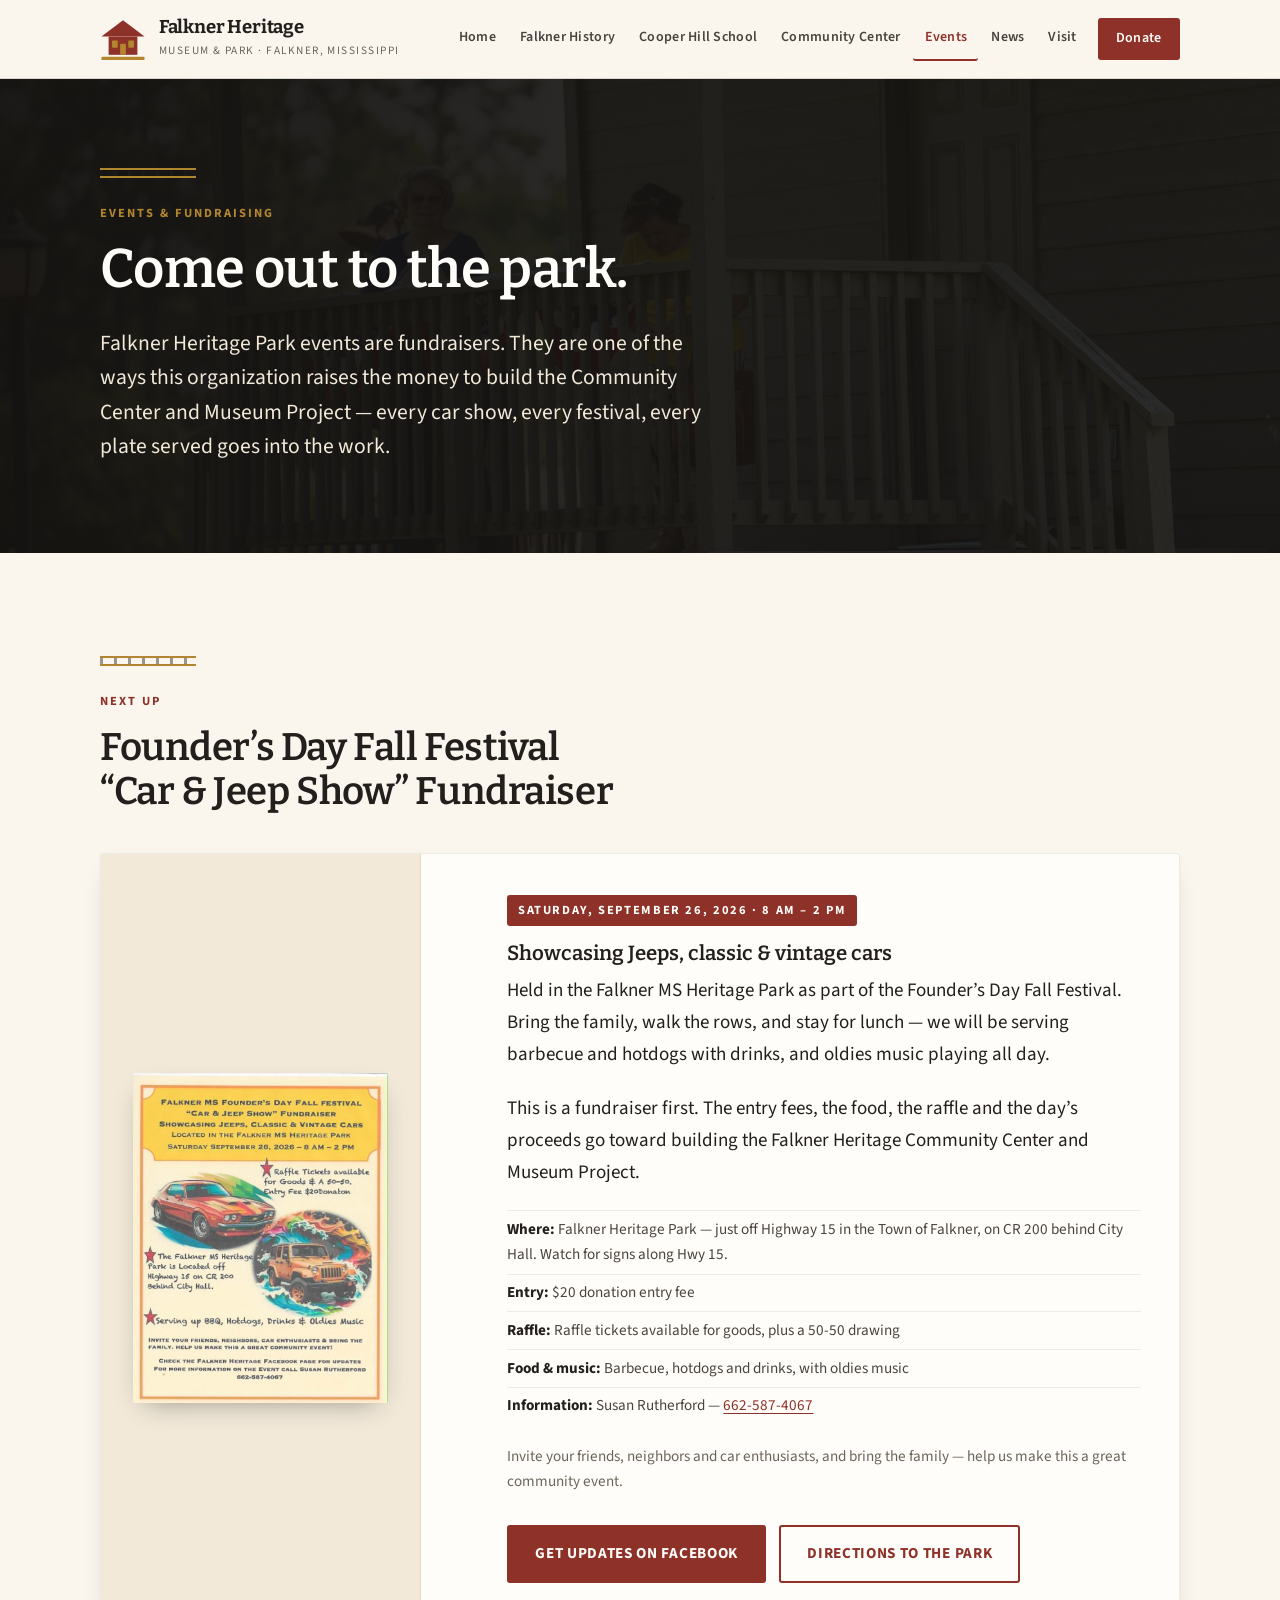
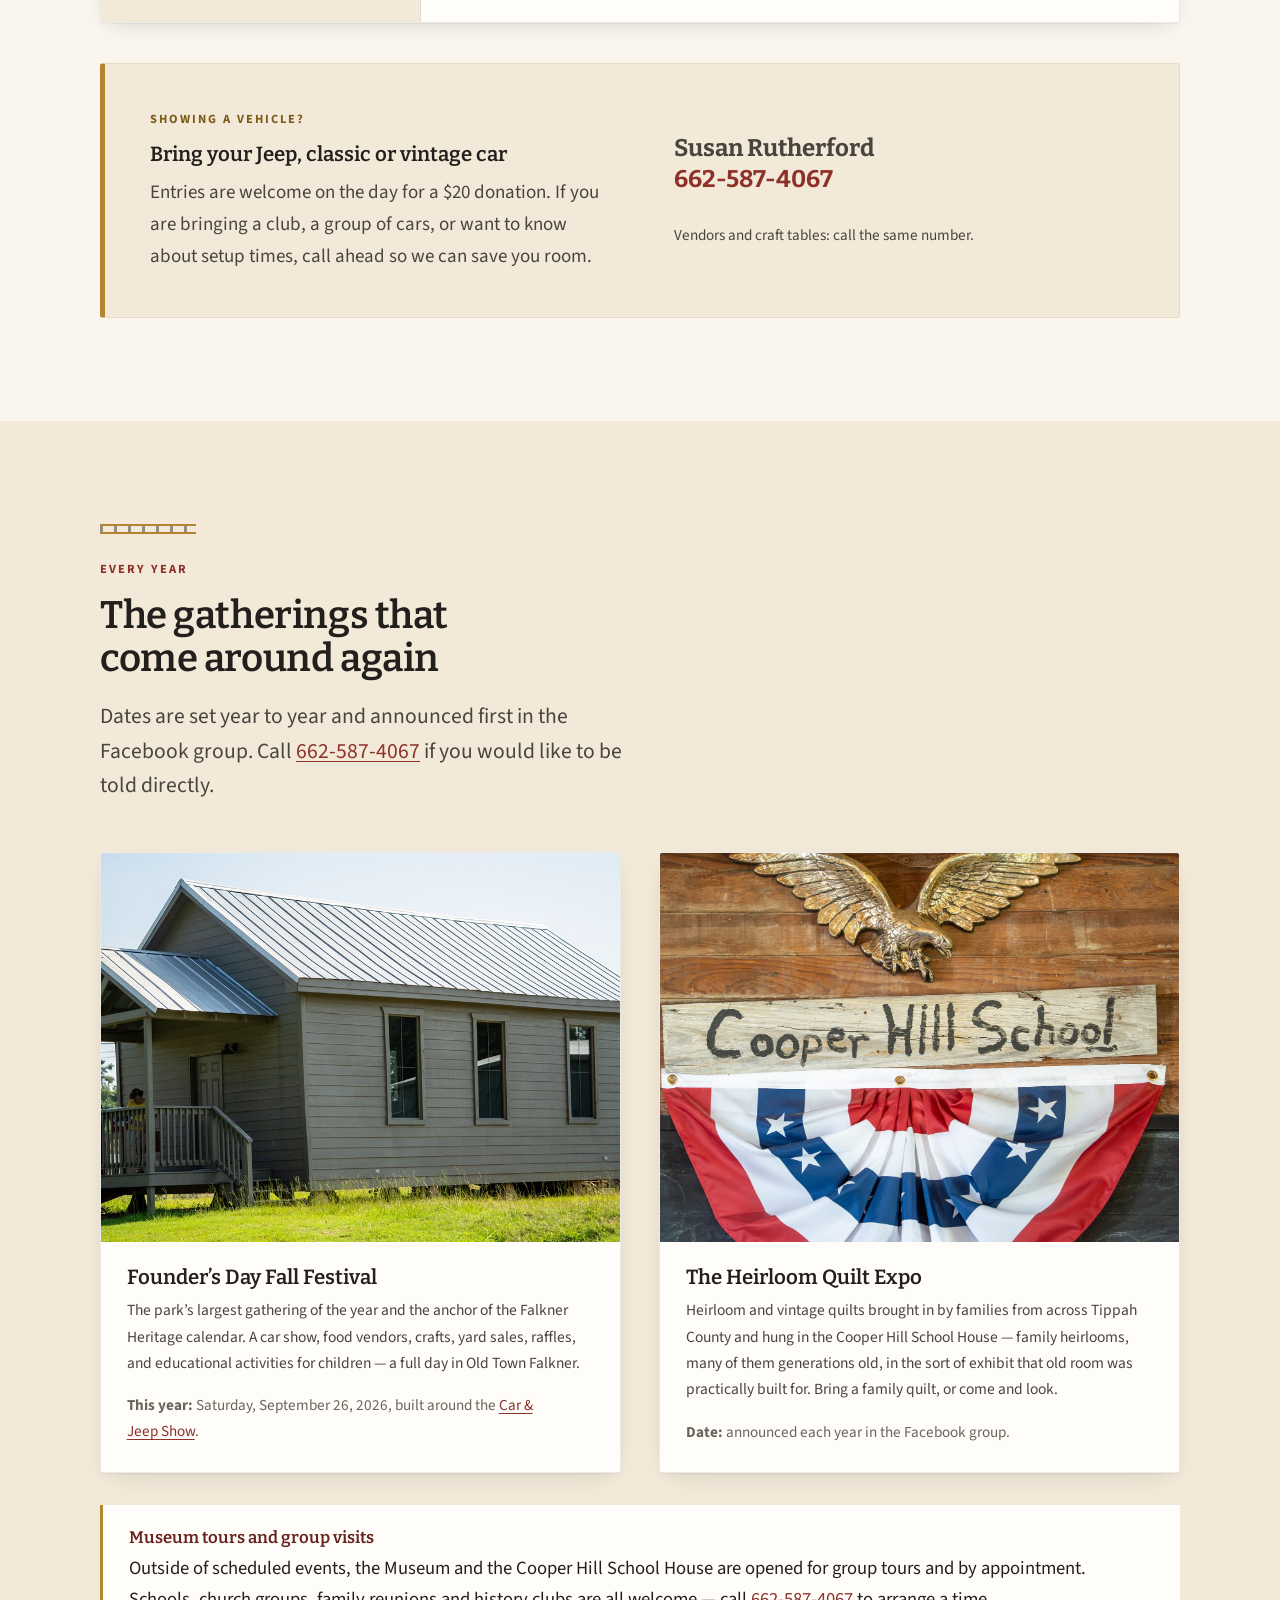
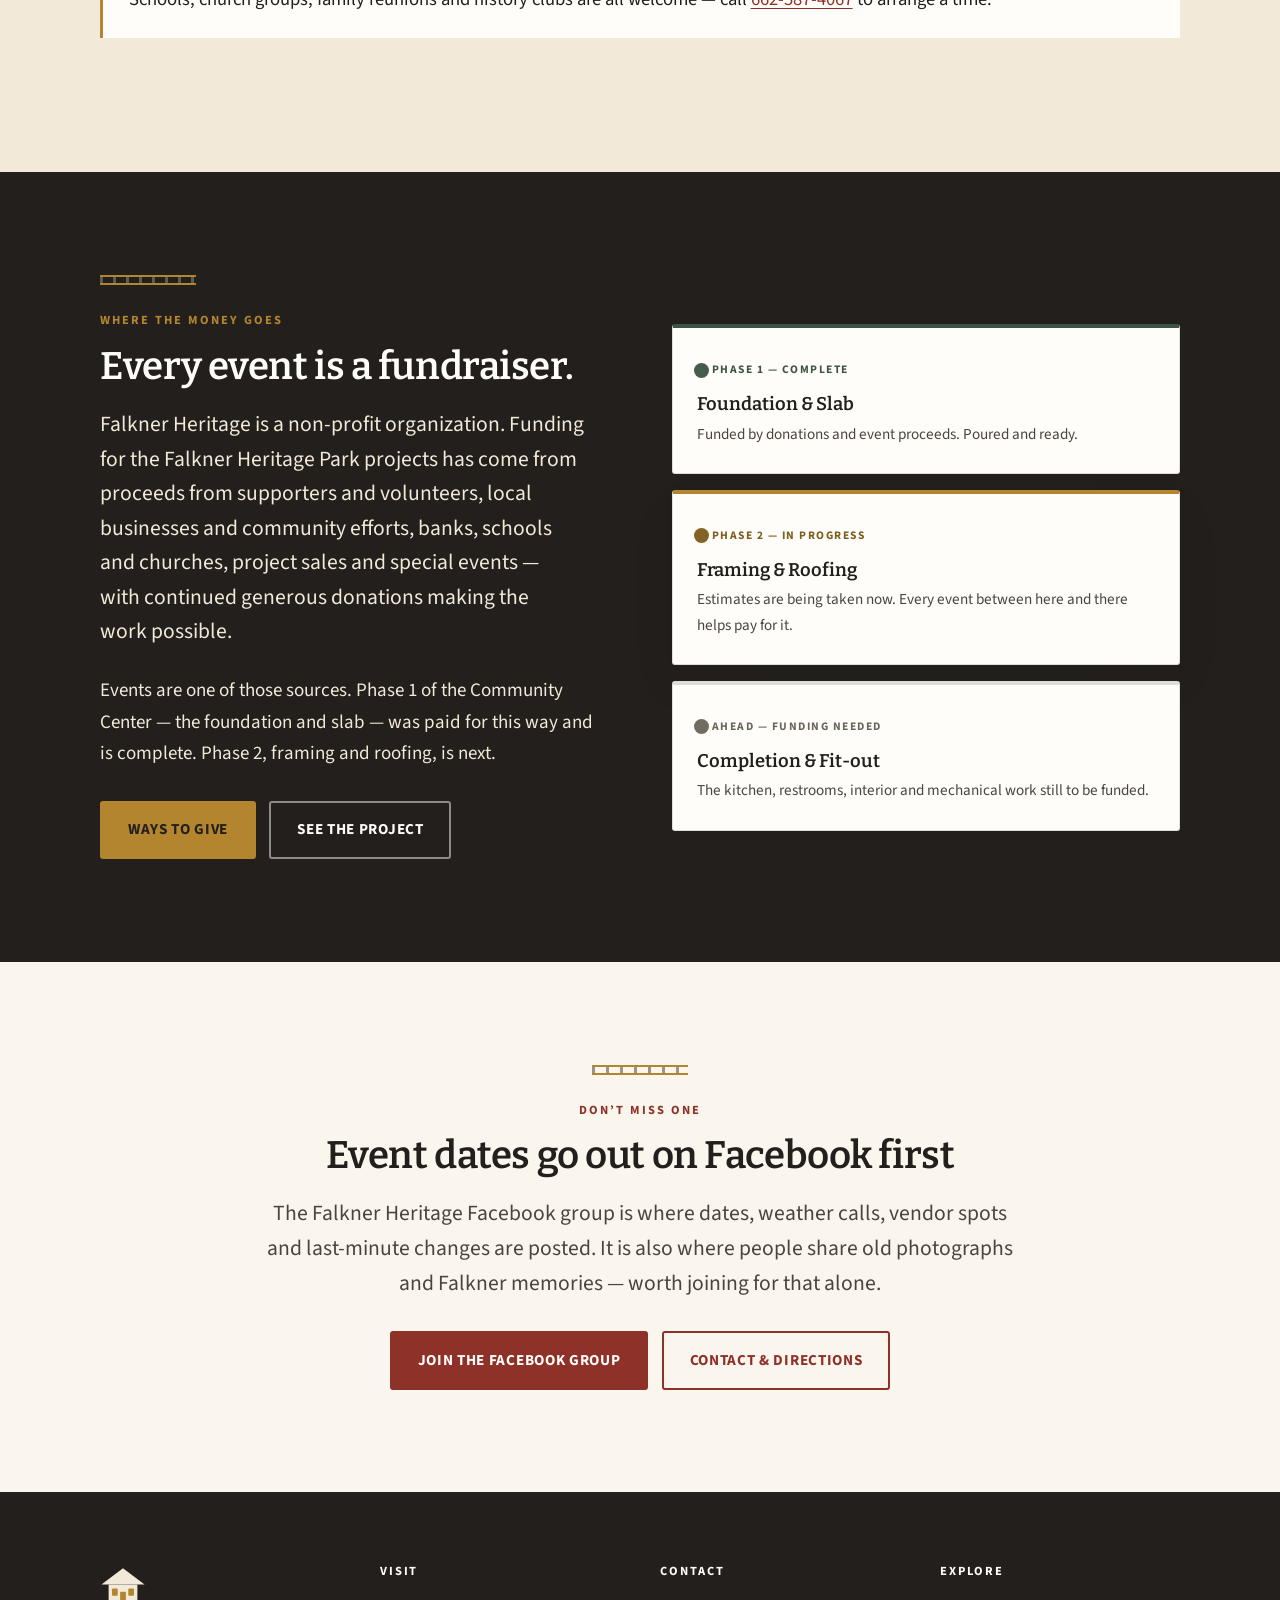
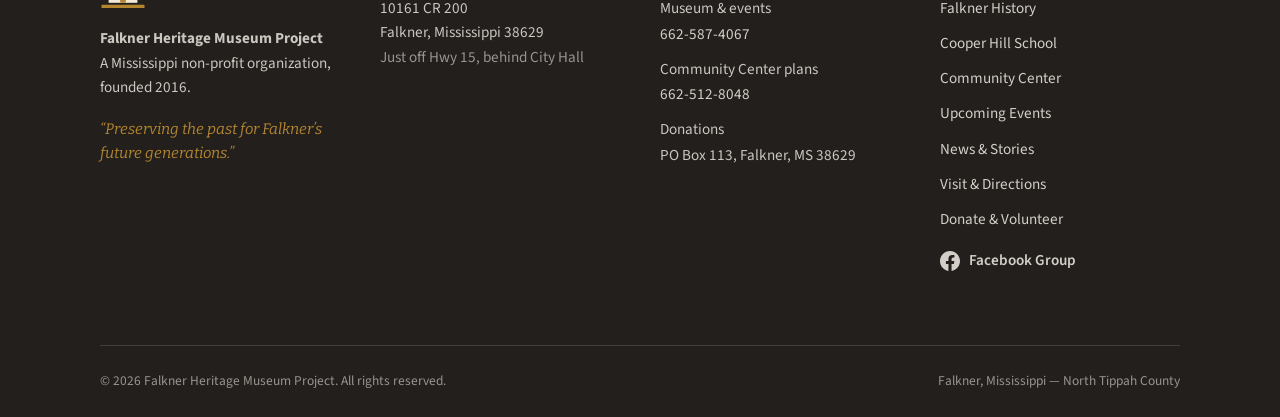
<file: events.html>
<!DOCTYPE html>
<html lang="en">
<head>
<meta charset="utf-8">
<meta name="viewport" content="width=device-width, initial-scale=1">
<title>Upcoming Events &amp; Fundraisers | Falkner MS Heritage Park</title>
<meta name="description" content="Upcoming events at Falkner Heritage Park, Falkner MS - the Founder's Day Fall Festival Car &amp; Jeep Show fundraiser on September 26, 2026, and the annual Heirloom Quilt Expo.">
<link rel="canonical" href="https://falknermsheritage.com/events">
<meta name="robots" content="index, follow, max-image-preview:large, max-snippet:-1">
<meta name="author" content="Falkner Heritage Museum Project">
<meta name="geo.region" content="US-MS">
<meta name="geo.placename" content="Falkner, Tippah County, Mississippi">

<meta property="og:type" content="website">
<meta property="og:site_name" content="Falkner MS Heritage">
<meta property="og:locale" content="en_US">
<meta property="og:url" content="https://falknermsheritage.com/events">
<meta property="og:title" content="Upcoming Events at Falkner Heritage Park">
<meta property="og:description" content="Founder's Day Fall Festival Car &amp; Jeep Show and the Heirloom Quilt Expo - the gatherings that fund the Falkner Heritage projects.">
<meta property="og:image" content="https://falknermsheritage.com/assets/img/og-falkner-heritage.jpg">
<meta property="og:image:alt" content="A collage of historic Falkner, Mississippi images: the Falkner Depot, Colonel William Falkner, a New Orleans, Mobile &amp; Chicago railroad ticket from Falkner to Tiplersville, the old schools and storefronts.">
<meta property="og:image:width" content="1200">
<meta property="og:image:height" content="630">
<meta name="twitter:card" content="summary_large_image">
<meta name="twitter:title" content="Upcoming Events at Falkner Heritage Park">
<meta name="twitter:description" content="Founder's Day Fall Festival Car &amp; Jeep Show and the Heirloom Quilt Expo - the gatherings that fund the Falkner Heritage projects.">
<meta name="twitter:image" content="https://falknermsheritage.com/assets/img/og-falkner-heritage.jpg">

<meta name="theme-color" content="#8e3129">
<link rel="icon" href="assets/img/favicon.svg" type="image/svg+xml">
<link rel="apple-touch-icon" href="assets/img/apple-touch-icon.png">
<link rel="manifest" href="site.webmanifest">
<link rel="alternate" type="application/rss+xml" title="Falkner Heritage news" href="https://falknermsheritage.com/blog/feed.xml">
<link rel="preconnect" href="https://fonts.googleapis.com">
<link rel="preconnect" href="https://fonts.gstatic.com" crossorigin>
<link href="https://fonts.googleapis.com/css2?family=Bitter:ital,wght@0,400;0,600;0,700;1,400&family=Source+Sans+3:ital,wght@0,400;0,600;0,700;1,400&display=swap" rel="stylesheet">
<link rel="stylesheet" href="assets/css/site.css">

<script type="application/ld+json">
{
  "@context": "https://schema.org",
  "@type": "Event",
  "name": "Founder's Day Fall Festival \"Car & Jeep Show\" Fundraiser",
  "description": "A fundraiser for the Falkner Heritage Community Center and Museum Project, showcasing Jeeps, classic and vintage cars at Falkner Heritage Park. Serving barbecue, hotdogs and drinks with oldies music, plus raffle tickets for goods and a 50-50 drawing. $20 donation entry fee.",
  "startDate": "2026-09-26T08:00",
  "endDate": "2026-09-26T14:00",
  "eventStatus": "https://schema.org/EventScheduled",
  "eventAttendanceMode": "https://schema.org/OfflineEventAttendanceMode",
  "location": {
    "@type": "Place",
    "name": "Falkner Heritage Park",
    "address": {
      "@type": "PostalAddress",
      "streetAddress": "10161 CR 200",
      "addressLocality": "Falkner",
      "addressRegion": "MS",
      "postalCode": "38629",
      "addressCountry": "US"
    }
  },
  "organizer": {
    "@type": "Organization",
    "name": "Falkner Heritage Museum Project",
    "url": "https://falknermsheritage.com/",
    "telephone": "+1-662-587-4067"
  },
  "offers": {
    "@type": "Offer",
    "name": "Donation entry fee",
    "price": "20",
    "priceCurrency": "USD",
    "availability": "https://schema.org/InStock",
    "url": "https://falknermsheritage.com/events#car-show"
  },
  "url": "https://falknermsheritage.com/events#car-show",
  "image": [
    "https://falknermsheritage.com/assets/img/car-show-flyer-2026.jpg",
    "https://falknermsheritage.com/assets/img/og-falkner-heritage.jpg"
  ]
}
</script>
<script type="application/ld+json">
{
  "@context": "https://schema.org",
  "@type": "BreadcrumbList",
  "itemListElement": [
    { "@type": "ListItem", "position": 1, "name": "Falkner MS Heritage", "item": "https://falknermsheritage.com/" },
    { "@type": "ListItem", "position": 2, "name": "Upcoming Events", "item": "https://falknermsheritage.com/events" }
  ]
}
</script>
</head>
<body>
<a class="skip" href="#main">Skip to content</a>

<header class="site-header">
  <div class="wrap header-inner">
    <a class="brand" href="index.html">
      <svg class="mark" viewBox="0 0 48 48" role="img" aria-label="Falkner Heritage Museum">
        <g>
          <path class="mark-building" d="M24 4.5 46.5 21.5 1.5 21.5Z"/>
          <rect class="mark-building" x="9" y="21.5" width="30" height="19"/>
          <rect class="mark-accent" x="12.5" y="25.5" width="6" height="7.5" rx="1"/>
          <rect class="mark-accent" x="29.5" y="25.5" width="6" height="7.5" rx="1"/>
          <rect class="mark-accent" x="21" y="29" width="6" height="11.5" rx="1"/>
          <rect class="mark-accent" x="1.5" y="42.5" width="45" height="3.5" rx="1"/>
        </g>
      </svg>
      <span class="brand-text">
        <span class="brand-name">Falkner Heritage</span>
        <span class="brand-sub">Museum &amp; Park &middot; Falkner, Mississippi</span>
      </span>
    </a>

    <button class="nav-toggle" type="button" aria-expanded="false" aria-controls="site-nav">
      <span class="bars"><span></span></span> Menu
    </button>

    <nav id="site-nav" class="site-nav" aria-label="Main">
      <ul>
        <li><a href="index.html">Home</a></li>
        <li><a href="history.html">Falkner History</a></li>
        <li><a href="schoolhouse.html">Cooper Hill School</a></li>
        <li><a href="community-center.html">Community Center</a></li>
        <li><a href="events.html" aria-current="page">Events</a></li>
        <li><a href="/blog">News</a></li>
        <li><a href="visit.html">Visit</a></li>
        <li class="nav-cta"><a href="support.html">Donate</a></li>
      </ul>
    </nav>
  </div>
</header>

<main id="main">

  <section class="banner">
    <img class="banner-img" src="assets/img/schoolhouse-porch.jpg" alt="" aria-hidden="true">
    <div class="banner-body">
      <div class="wrap">
        <div class="rail" aria-hidden="true"></div>
        <span class="kicker">Events &amp; fundraising</span>
        <h1>Come out to the park.</h1>
        <p class="lede">Falkner Heritage Park events are fundraisers. They are one of the ways this organization raises the money to build the Community Center and Museum Project &mdash; every car show, every festival, every plate served goes into the work.</p>
      </div>
    </div>
  </section>

  <!-- ============ NEXT EVENT ============ -->
  <section class="section" id="car-show">
    <div class="wrap">
      <div class="reveal" style="max-width:60ch">
        <div class="rail" aria-hidden="true"></div>
        <span class="kicker">Next up</span>
        <h2>Founder&rsquo;s Day Fall Festival &ldquo;Car &amp; Jeep Show&rdquo; Fundraiser</h2>
      </div>

      <div class="event reveal" style="margin-top:2.5rem">
        <div class="event-media">
          <img src="assets/img/car-show-flyer-2026.jpg" alt="Flyer for the Falkner MS Founder&rsquo;s Day Fall Festival Car &amp; Jeep Show fundraiser, Saturday September 26, 2026, 8 AM to 2 PM at the Falkner MS Heritage Park, with raffle tickets, a 50-50 drawing, a $20 donation entry fee, barbecue, hotdogs, drinks and oldies music." loading="lazy" width="1582" height="2047">
        </div>
        <div class="event-body">
          <span class="event-date">Saturday, September 26, 2026 &middot; 8 AM &ndash; 2 PM</span>
          <h3>Showcasing Jeeps, classic &amp; vintage cars</h3>
          <p>Held in the Falkner MS Heritage Park as part of the Founder&rsquo;s Day Fall Festival. Bring the family, walk the rows, and stay for lunch &mdash; we will be serving barbecue and hotdogs with drinks, and oldies music playing all day.</p>
          <p>This is a fundraiser first. The entry fees, the food, the raffle and the day&rsquo;s proceeds go toward building the Falkner Heritage Community Center and Museum Project.</p>
          <ul class="event-meta">
            <li><strong>Where:</strong> Falkner Heritage Park &mdash; just off Highway&nbsp;15 in the Town of Falkner, on CR&nbsp;200 behind City Hall. Watch for signs along Hwy&nbsp;15.</li>
            <li><strong>Entry:</strong> $20 donation entry fee</li>
            <li><strong>Raffle:</strong> Raffle tickets available for goods, plus a 50-50 drawing</li>
            <li><strong>Food &amp; music:</strong> Barbecue, hotdogs and drinks, with oldies music</li>
            <li><strong>Information:</strong> Susan Rutherford &mdash; <a href="tel:+16625874067">662-587-4067</a></li>
          </ul>
          <p style="font-size:.95rem;color:var(--ink-faint);margin-top:1.2rem">Invite your friends, neighbors and car enthusiasts, and bring the family &mdash; help us make this a great community event.</p>
          <div class="btn-row">
            <a class="btn" href="https://www.facebook.com/groups/1320477038065060" target="_blank" rel="noopener">Get updates on Facebook</a>
            <a class="btn btn--ghost" href="visit.html">Directions to the park</a>
          </div>
        </div>
      </div>

      <div class="callout callout--brass reveal" style="margin-top:2.5rem">
        <div class="split">
          <div>
            <span class="kicker">Showing a vehicle?</span>
            <h3>Bring your Jeep, classic or vintage car</h3>
            <p>Entries are welcome on the day for a $20 donation. If you are bringing a club, a group of cars, or want to know about setup times, call ahead so we can save you room.</p>
          </div>
          <div>
            <p style="font-family:var(--font-display);font-size:1.5rem;font-weight:700;line-height:1.3">
              Susan Rutherford<br>
              <a href="tel:+16625874067" style="text-decoration:none">662-587-4067</a>
            </p>
            <p style="font-size:.95rem">Vendors and craft tables: call the same number.</p>
          </div>
        </div>
      </div>
    </div>
  </section>

  <!-- ============ ANNUAL EVENTS ============ -->
  <section class="section section--paper2">
    <div class="wrap">
      <div class="reveal" style="max-width:60ch">
        <div class="rail" aria-hidden="true"></div>
        <span class="kicker">Every year</span>
        <h2>The gatherings that come around again</h2>
        <p class="lede">Dates are set year to year and announced first in the Facebook group. Call <a href="tel:+16625874067">662-587-4067</a> if you would like to be told directly.</p>
      </div>

      <div class="grid grid--2 reveal" style="margin-top:3rem">
        <article class="card">
          <div class="card-media">
            <img src="assets/img/schoolhouse-exterior-sm.jpg" alt="The Cooper Hill School House and open lawn at Falkner Heritage Park, where Founder&rsquo;s Day is held." loading="lazy" width="1200" height="675">
          </div>
          <div class="card-body">
            <h3>Founder&rsquo;s Day Fall Festival</h3>
            <p>The park&rsquo;s largest gathering of the year and the anchor of the Falkner Heritage calendar. A car show, food vendors, crafts, yard sales, raffles, and educational activities for children &mdash; a full day in Old Town Falkner.</p>
            <p style="font-size:.95rem;color:var(--ink-faint)"><strong>This year:</strong> Saturday, September&nbsp;26, 2026, built around the <a href="#car-show">Car &amp; Jeep Show</a>.</p>
          </div>
        </article>

        <article class="card">
          <div class="card-media">
            <img src="assets/img/cooper-hill-sign.jpg" alt="Inside the Cooper Hill School House, where the heirloom quilts are hung each year." loading="lazy" width="1500" height="1433">
          </div>
          <div class="card-body">
            <h3>The Heirloom Quilt Expo</h3>
            <p>Heirloom and vintage quilts brought in by families from across Tippah County and hung in the Cooper Hill School House &mdash; family heirlooms, many of them generations old, in the sort of exhibit that old room was practically built for. Bring a family quilt, or come and look.</p>
            <p style="font-size:.95rem;color:var(--ink-faint)"><strong>Date:</strong> announced each year in the Facebook group.</p>
          </div>
        </article>
      </div>

      <div class="note reveal">
        <h4>Museum tours and group visits</h4>
        <p>Outside of scheduled events, the Museum and the Cooper Hill School House are opened for group tours and by appointment. Schools, church groups, family reunions and history clubs are all welcome &mdash; call <a href="tel:+16625874067">662-587-4067</a> to arrange a time.</p>
      </div>
    </div>
  </section>

  <!-- ============ WHY EVENTS MATTER ============ -->
  <section class="section section--ink">
    <div class="wrap">
      <div class="split reveal">
        <div>
          <div class="rail" aria-hidden="true"></div>
          <span class="kicker">Where the money goes</span>
          <h2>Every event is a fundraiser.</h2>
          <p class="lede" style="color:var(--paper-2)">Falkner Heritage is a non-profit organization. Funding for the Falkner Heritage Park projects has come from proceeds from supporters and volunteers, local businesses and community efforts, banks, schools and churches, project sales and special events &mdash; with continued generous donations making the work possible.</p>
          <p>Events are one of those sources. Phase&nbsp;1 of the Community Center &mdash; the foundation and slab &mdash; was paid for this way and is complete. Phase&nbsp;2, framing and roofing, is next.</p>
          <div class="btn-row">
            <a class="btn btn--brass" href="support.html">Ways to give</a>
            <a class="btn btn--light" href="community-center.html">See the project</a>
          </div>
        </div>
        <div>
          <ol class="phases" style="grid-template-columns:1fr;gap:1rem">
            <li class="phase phase--done">
              <span class="phase-status">Phase 1 &mdash; Complete</span>
              <h3>Foundation &amp; Slab</h3>
              <p>Funded by donations and event proceeds. Poured and ready.</p>
            </li>
            <li class="phase phase--now">
              <span class="phase-status">Phase 2 &mdash; In progress</span>
              <h3>Framing &amp; Roofing</h3>
              <p>Estimates are being taken now. Every event between here and there helps pay for it.</p>
            </li>
            <li class="phase phase--next">
              <span class="phase-status">Ahead &mdash; Funding needed</span>
              <h3>Completion &amp; Fit-out</h3>
              <p>The kitchen, restrooms, interior and mechanical work still to be funded.</p>
            </li>
          </ol>
        </div>
      </div>
    </div>
  </section>

  <!-- ============ STAY IN THE LOOP ============ -->
  <section class="section">
    <div class="wrap wrap--narrow" style="text-align:center">
      <div class="reveal">
        <div class="rail rail--center" aria-hidden="true"></div>
        <span class="kicker">Don&rsquo;t miss one</span>
        <h2>Event dates go out on Facebook first</h2>
        <p class="lede">The Falkner Heritage Facebook group is where dates, weather calls, vendor spots and last-minute changes are posted. It is also where people share old photographs and Falkner memories &mdash; worth joining for that alone.</p>
        <div class="btn-row" style="justify-content:center">
          <a class="btn" href="https://www.facebook.com/groups/1320477038065060" target="_blank" rel="noopener">Join the Facebook group</a>
          <a class="btn btn--ghost" href="visit.html">Contact &amp; directions</a>
        </div>
      </div>
    </div>
  </section>

</main>

<footer class="site-footer">
  <div class="wrap">
    <div class="footer-grid">
      <div class="footer-brand">
        <svg class="mark" viewBox="0 0 48 48" aria-hidden="true">
          <g>
          <path class="mark-building" d="M24 4.5 46.5 21.5 1.5 21.5Z"/>
          <rect class="mark-building" x="9" y="21.5" width="30" height="19"/>
          <rect class="mark-accent" x="12.5" y="25.5" width="6" height="7.5" rx="1"/>
          <rect class="mark-accent" x="29.5" y="25.5" width="6" height="7.5" rx="1"/>
          <rect class="mark-accent" x="21" y="29" width="6" height="11.5" rx="1"/>
          <rect class="mark-accent" x="1.5" y="42.5" width="45" height="3.5" rx="1"/>
        </g>
        </svg>
        <p><strong>Falkner Heritage Museum Project</strong><br>A Mississippi non-profit organization, founded 2016.</p>
        <p class="footer-tagline">&ldquo;Preserving the past for Falkner&rsquo;s future generations.&rdquo;</p>
      </div>
      <div>
        <h4>Visit</h4>
        <address class="addr footer-list">
          10161 CR 200<br>
          Falkner, Mississippi 38629<br>
          <span style="color:rgba(250,246,238,.55)">Just off Hwy 15, behind City Hall</span>
        </address>
      </div>
      <div>
        <h4>Contact</h4>
        <ul class="footer-list">
          <li>Museum &amp; events<br><a href="tel:+16625874067">662-587-4067</a></li>
          <li>Community Center plans<br><a href="tel:+16625128048">662-512-8048</a></li>
          <li>Donations<br>PO Box 113, Falkner, MS 38629</li>
        </ul>
      </div>
      <div>
        <h4>Explore</h4>
        <ul class="footer-list">
          <li><a href="history.html">Falkner History</a></li>
          <li><a href="schoolhouse.html">Cooper Hill School</a></li>
          <li><a href="community-center.html">Community Center</a></li>
          <li><a href="events.html">Upcoming Events</a></li>
          <li><a href="/blog">News &amp; Stories</a></li>
          <li><a href="visit.html">Visit &amp; Directions</a></li>
          <li><a href="support.html">Donate &amp; Volunteer</a></li>
          <li style="margin-top:1rem">
            <a class="fb-link" href="https://www.facebook.com/groups/1320477038065060" target="_blank" rel="noopener">
              <svg viewBox="0 0 24 24" aria-hidden="true"><path d="M24 12.07C24 5.4 18.63 0 12 0S0 5.4 0 12.07C0 18.1 4.39 23.1 10.13 24v-8.44H7.08v-3.49h3.05V9.41c0-3.02 1.79-4.69 4.53-4.69 1.31 0 2.68.24 2.68.24v2.96h-1.51c-1.49 0-1.96.93-1.96 1.89v2.26h3.33l-.53 3.49h-2.8V24C19.61 23.1 24 18.1 24 12.07z"/></svg>
              Facebook Group
            </a>
          </li>
        </ul>
      </div>
    </div>
    <div class="footer-bottom">
      <span>&copy; <span id="year">2026</span> Falkner Heritage Museum Project. All rights reserved.</span>
      <span>Falkner, Mississippi &mdash; North Tippah County</span>
    </div>
  </div>
</footer>

<script src="assets/js/site.js" defer></script>
<script>document.getElementById('year').textContent = new Date().getFullYear();</script>
</body>
</html>
</file>
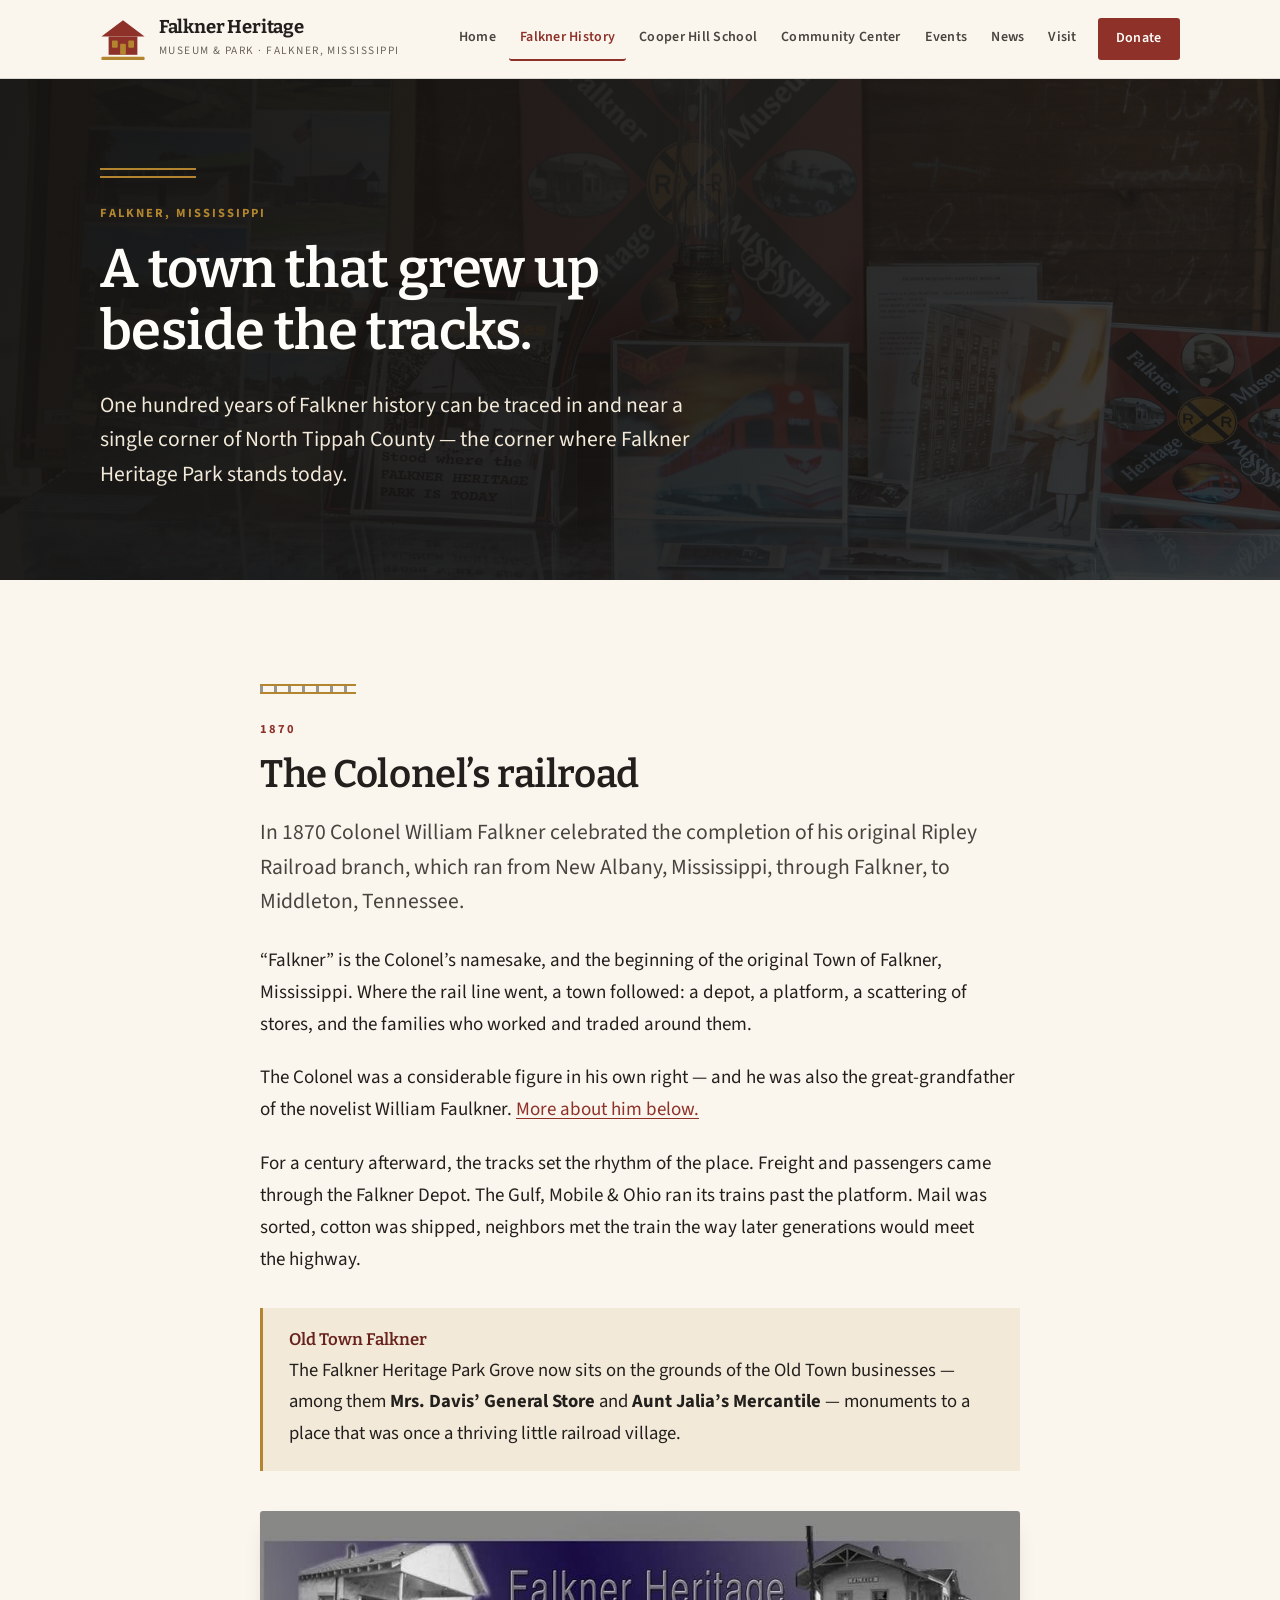
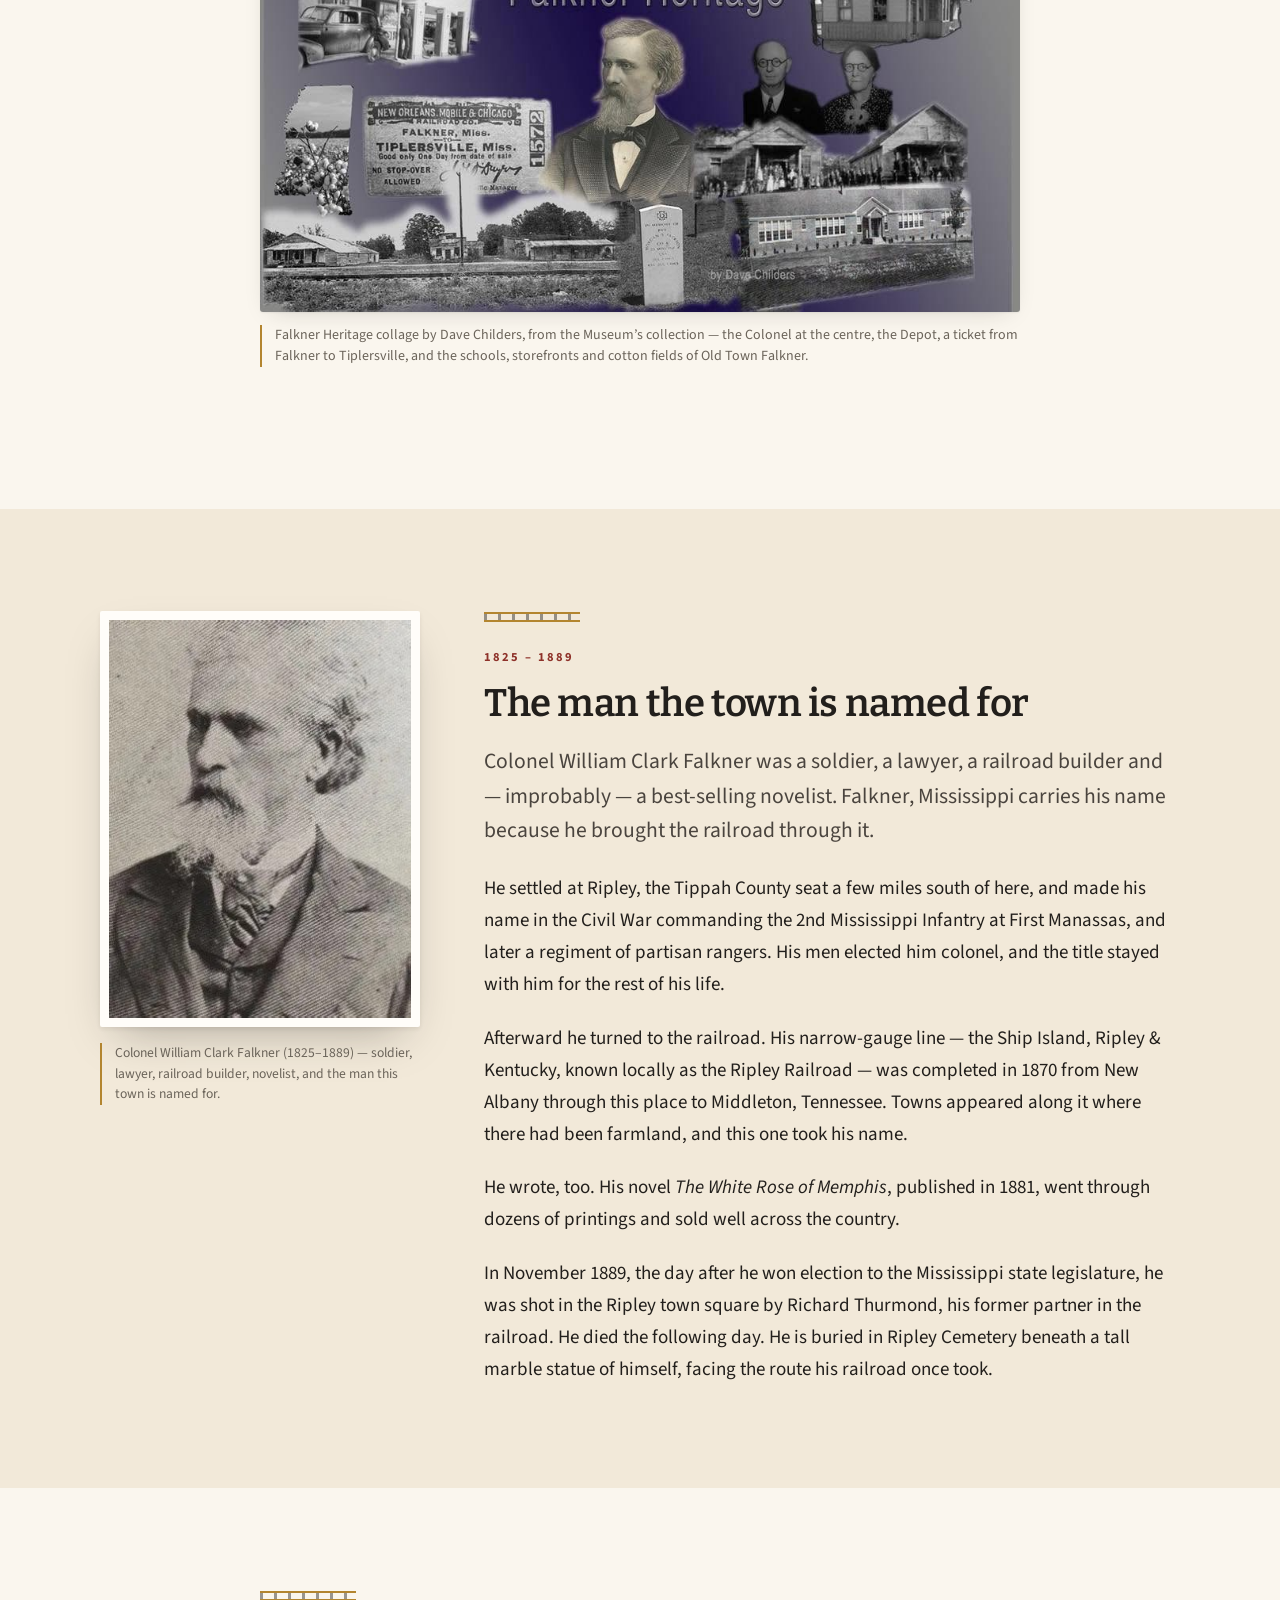
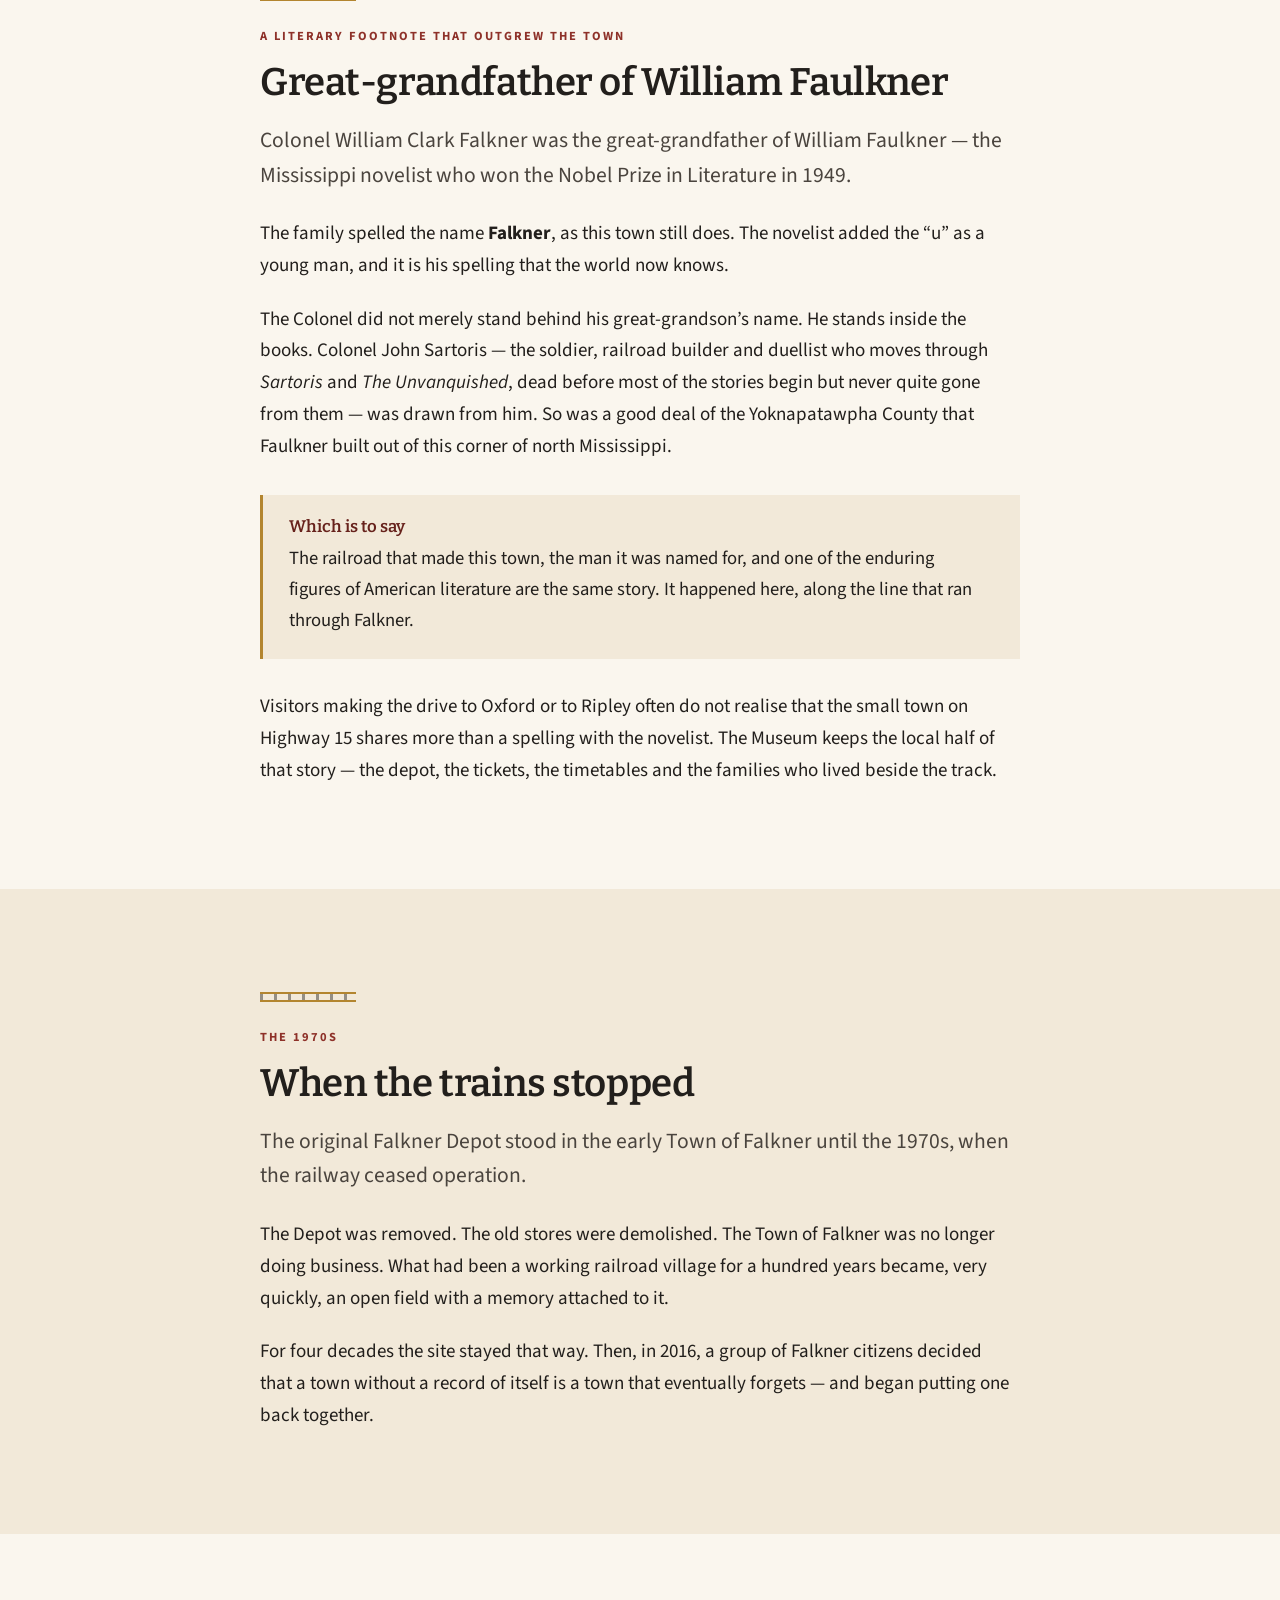
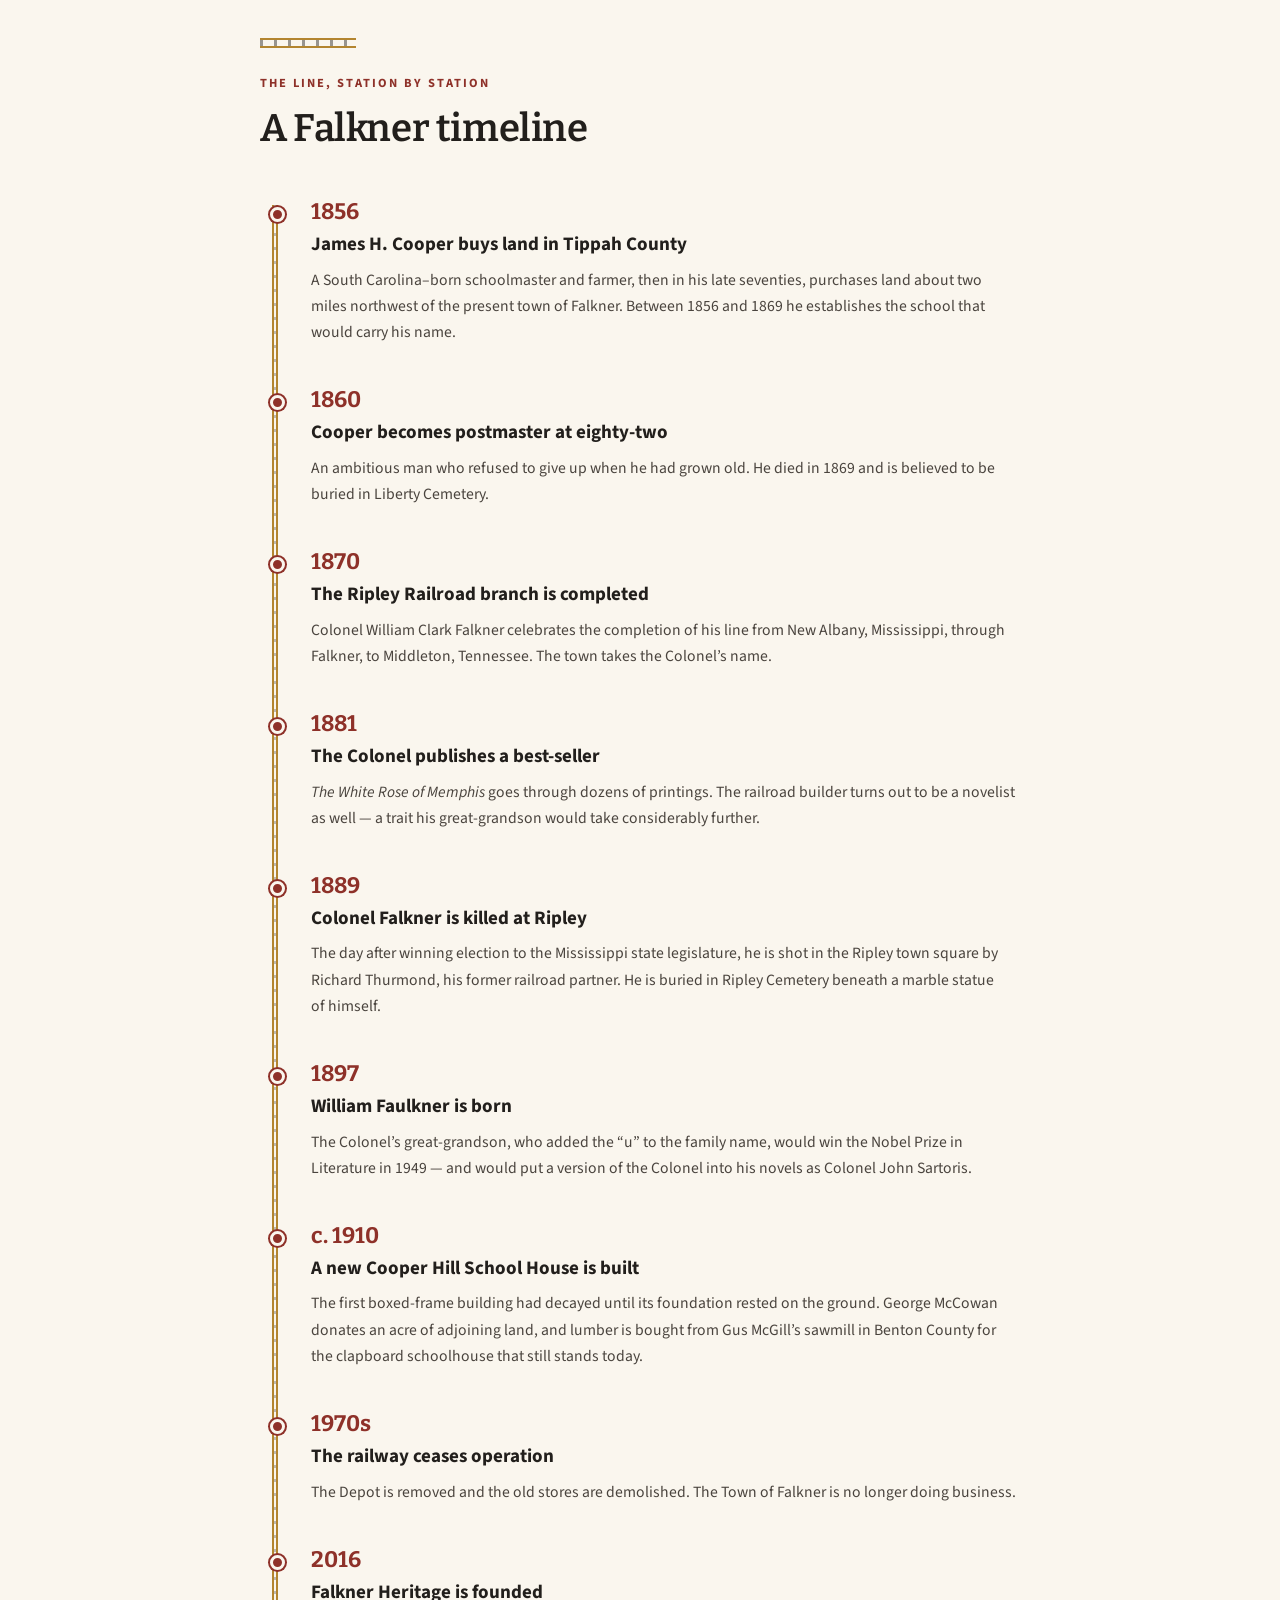
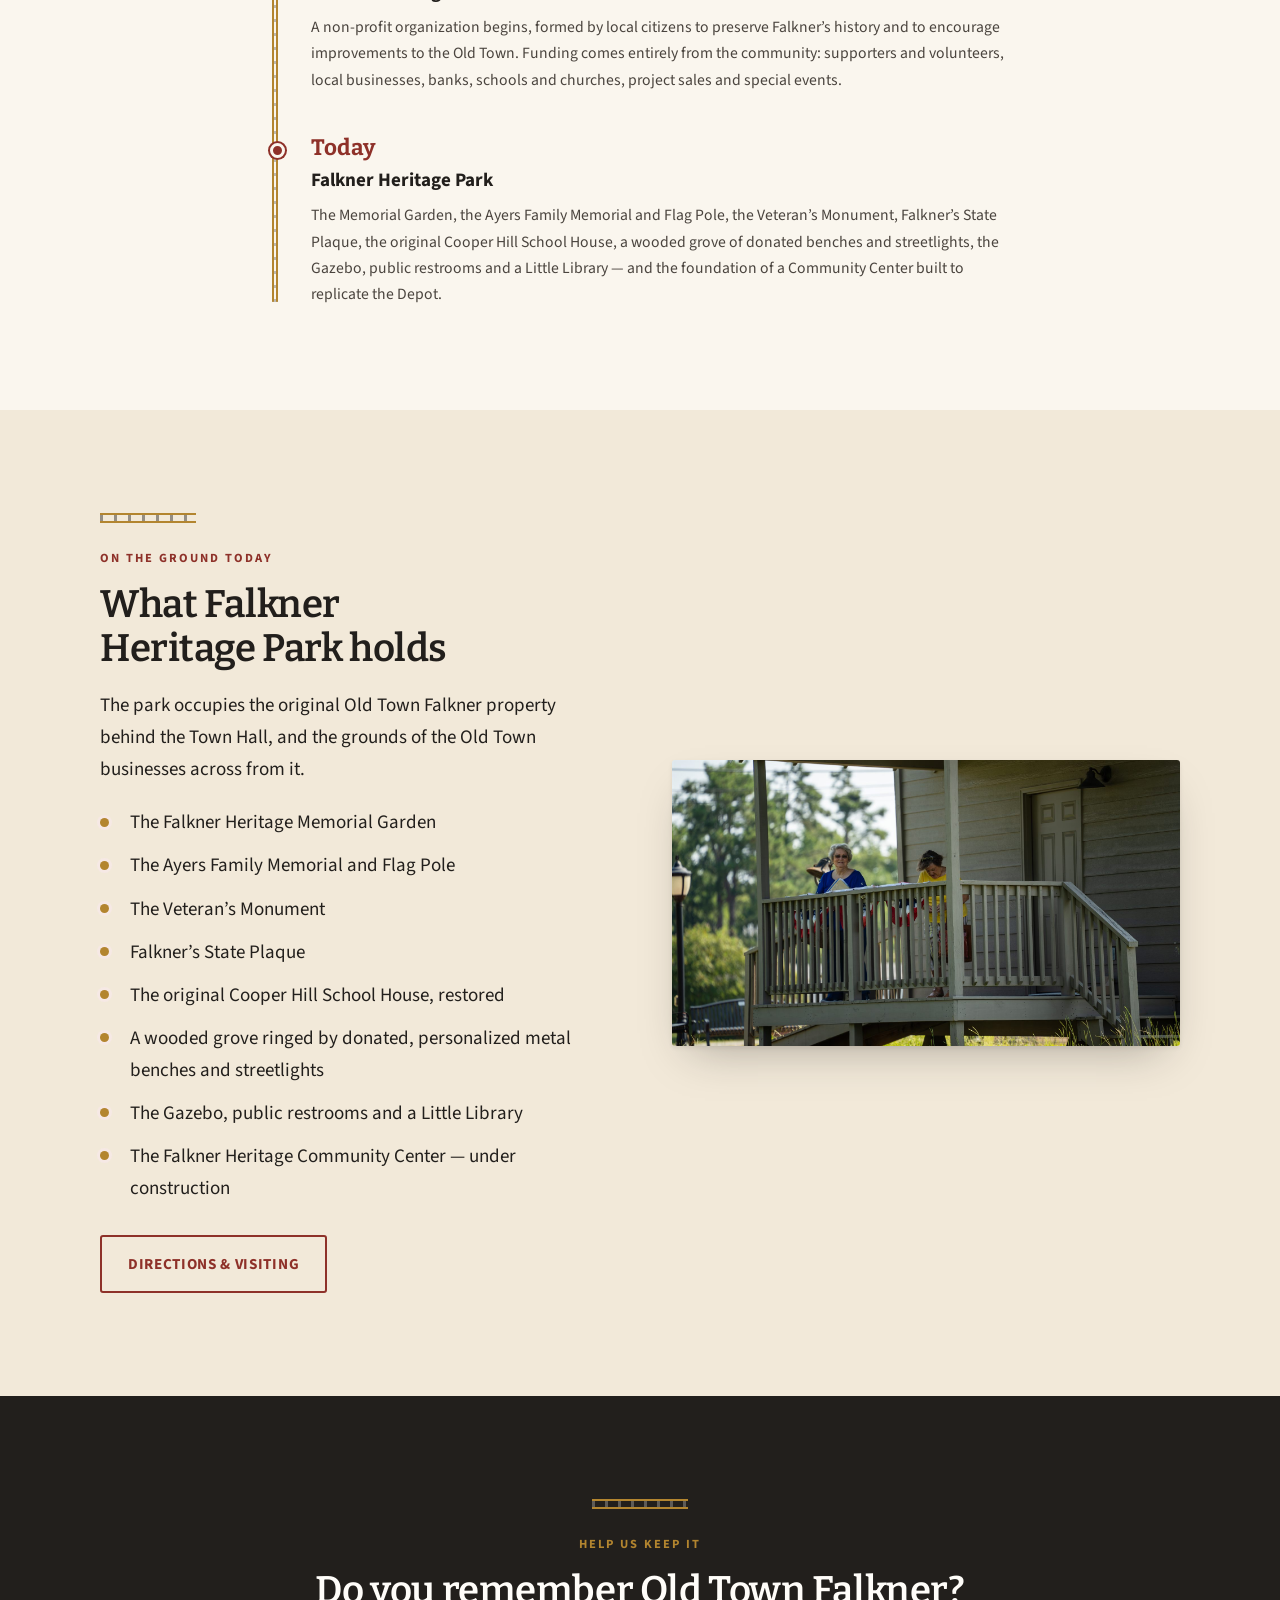
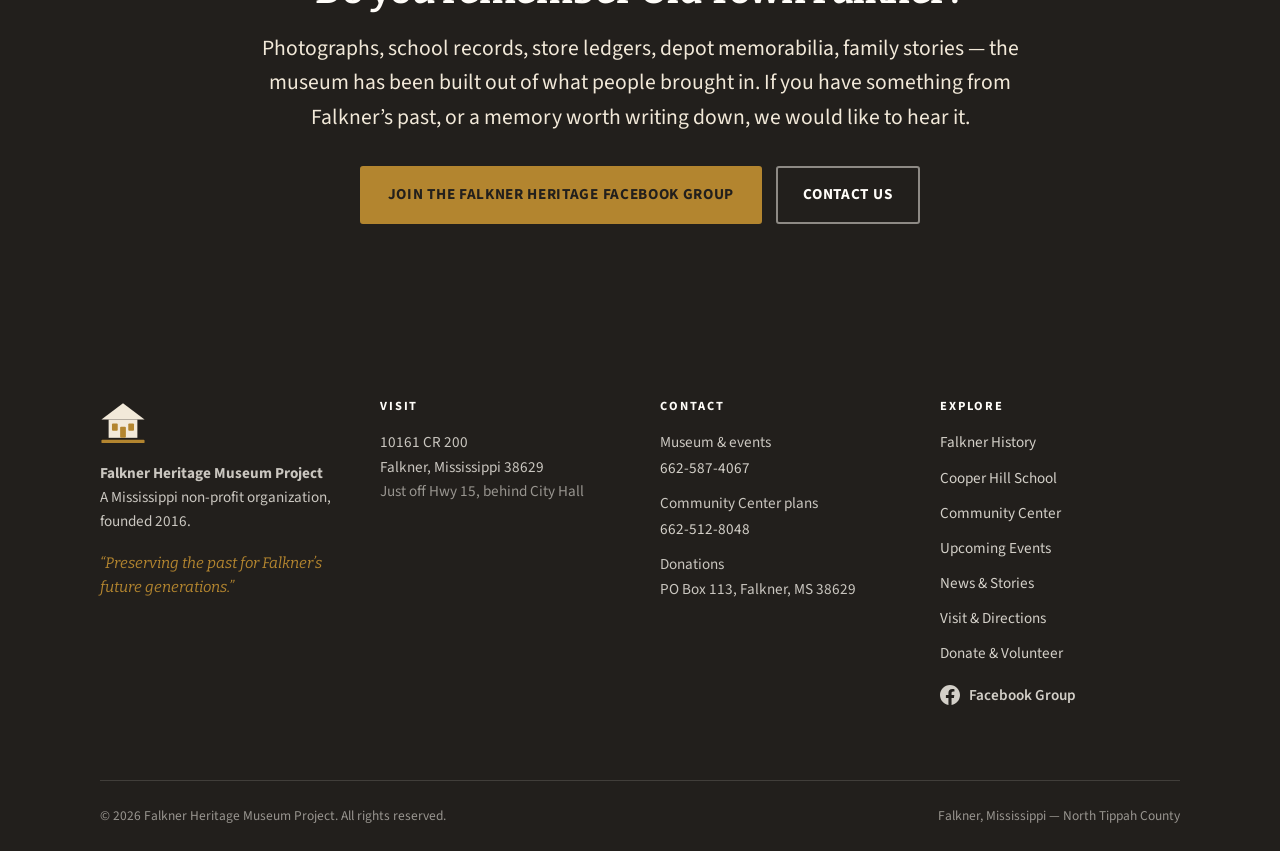
<file: history.html>
<!DOCTYPE html>
<html lang="en">
<head>
<meta charset="utf-8">
<meta name="viewport" content="width=device-width, initial-scale=1">
<title>History of Falkner, Mississippi | Col. William C. Falkner</title>
<meta name="description" content="The history of Falkner, Mississippi and Col. William C. Falkner - Confederate officer, railroad builder, novelist, and great-grandfather of William Faulkner.">
<link rel="canonical" href="https://falknermsheritage.com/history">
<meta name="robots" content="index, follow, max-image-preview:large, max-snippet:-1">
<meta name="author" content="Falkner Heritage Museum Project">
<meta name="geo.region" content="US-MS">
<meta name="geo.placename" content="Falkner, Tippah County, Mississippi">

<meta property="og:type" content="article">
<meta property="og:site_name" content="Falkner MS Heritage">
<meta property="og:locale" content="en_US">
<meta property="og:url" content="https://falknermsheritage.com/history">
<meta property="og:title" content="The History of Falkner, Mississippi &amp; Col. William C. Falkner">
<meta property="og:description" content="The railroad builder the town is named for - Confederate colonel, novelist, and great-grandfather of William Faulkner.">
<meta property="og:image" content="https://falknermsheritage.com/assets/img/og-falkner-heritage.jpg">
<meta property="og:image:alt" content="A collage of historic Falkner, Mississippi images: the Falkner Depot, Colonel William Falkner, a New Orleans, Mobile &amp; Chicago railroad ticket from Falkner to Tiplersville, the old schools and storefronts.">
<meta property="og:image:width" content="1200">
<meta property="og:image:height" content="630">
<meta name="twitter:card" content="summary_large_image">
<meta name="twitter:title" content="The History of Falkner, Mississippi &amp; Col. William C. Falkner">
<meta name="twitter:description" content="The railroad builder the town is named for - Confederate colonel, novelist, and great-grandfather of William Faulkner.">
<meta name="twitter:image" content="https://falknermsheritage.com/assets/img/og-falkner-heritage.jpg">

<meta name="theme-color" content="#8e3129">
<link rel="icon" href="assets/img/favicon.svg" type="image/svg+xml">
<link rel="apple-touch-icon" href="assets/img/apple-touch-icon.png">
<link rel="manifest" href="site.webmanifest">
<link rel="alternate" type="application/rss+xml" title="Falkner Heritage news" href="https://falknermsheritage.com/blog/feed.xml">
<link rel="preconnect" href="https://fonts.googleapis.com">
<link rel="preconnect" href="https://fonts.gstatic.com" crossorigin>
<link href="https://fonts.googleapis.com/css2?family=Bitter:ital,wght@0,400;0,600;0,700;1,400&family=Source+Sans+3:ital,wght@0,400;0,600;0,700;1,400&display=swap" rel="stylesheet">
<link rel="stylesheet" href="assets/css/site.css">
<script type="application/ld+json">
{
  "@context": "https://schema.org",
  "@type": "BreadcrumbList",
  "itemListElement": [
    { "@type": "ListItem", "position": 1, "name": "Falkner MS Heritage", "item": "https://falknermsheritage.com/" },
    { "@type": "ListItem", "position": 2, "name": "Falkner History", "item": "https://falknermsheritage.com/history" }
  ]
}
</script>
<script type="application/ld+json">
{
  "@context": "https://schema.org",
  "@type": "AboutPage",
  "name": "The History of Falkner, Mississippi",
  "url": "https://falknermsheritage.com/history",
  "about": {
    "@type": "Person",
    "name": "William Clark Falkner",
    "alternateName": ["Colonel William Falkner", "Col. W. C. Falkner"],
    "birthDate": "1825",
    "deathDate": "1889-11-06",
    "deathPlace": { "@type": "Place", "name": "Ripley, Mississippi" },
    "jobTitle": ["Colonel", "Railroad builder", "Lawyer", "Novelist"],
    "description": "Builder of the Ripley Railroad and namesake of Falkner, Mississippi. A Confederate colonel and the author of The White Rose of Memphis (1881). Great-grandfather of the novelist William Faulkner.",
    "image": "https://falknermsheritage.com/assets/img/col-william-clark-falkner.jpg",
    "sameAs": "https://en.wikipedia.org/wiki/William_Clark_Falkner"
  },
  "mentions": [
    {
      "@type": "Person",
      "name": "William Faulkner",
      "description": "American novelist, winner of the 1949 Nobel Prize in Literature, and great-grandson of Colonel William Clark Falkner.",
      "sameAs": "https://en.wikipedia.org/wiki/William_Faulkner"
    },
    {
      "@type": "Book",
      "name": "The White Rose of Memphis",
      "datePublished": "1881",
      "author": { "@type": "Person", "name": "William Clark Falkner" }
    }
  ]
}
</script>
</head>
<body>
<a class="skip" href="#main">Skip to content</a>

<header class="site-header">
  <div class="wrap header-inner">
    <a class="brand" href="index.html">
      <svg class="mark" viewBox="0 0 48 48" role="img" aria-label="Falkner Heritage Museum">
        <g>
          <path class="mark-building" d="M24 4.5 46.5 21.5 1.5 21.5Z"/>
          <rect class="mark-building" x="9" y="21.5" width="30" height="19"/>
          <rect class="mark-accent" x="12.5" y="25.5" width="6" height="7.5" rx="1"/>
          <rect class="mark-accent" x="29.5" y="25.5" width="6" height="7.5" rx="1"/>
          <rect class="mark-accent" x="21" y="29" width="6" height="11.5" rx="1"/>
          <rect class="mark-accent" x="1.5" y="42.5" width="45" height="3.5" rx="1"/>
        </g>
      </svg>
      <span class="brand-text">
        <span class="brand-name">Falkner Heritage</span>
        <span class="brand-sub">Museum &amp; Park &middot; Falkner, Mississippi</span>
      </span>
    </a>

    <button class="nav-toggle" type="button" aria-expanded="false" aria-controls="site-nav">
      <span class="bars"><span></span></span> Menu
    </button>

    <nav id="site-nav" class="site-nav" aria-label="Main">
      <ul>
        <li><a href="index.html">Home</a></li>
        <li><a href="history.html" aria-current="page">Falkner History</a></li>
        <li><a href="schoolhouse.html">Cooper Hill School</a></li>
        <li><a href="community-center.html">Community Center</a></li>
        <li><a href="events.html">Events</a></li>
        <li><a href="/blog">News</a></li>
        <li><a href="visit.html">Visit</a></li>
        <li class="nav-cta"><a href="support.html">Donate</a></li>
      </ul>
    </nav>
  </div>
</header>

<main id="main">

  <section class="banner">
    <img class="banner-img" src="assets/img/museum-display.jpg" alt="" aria-hidden="true">
    <div class="banner-body">
      <div class="wrap">
        <div class="rail" aria-hidden="true"></div>
        <span class="kicker">Falkner, Mississippi</span>
        <h1>A town that grew up beside the tracks.</h1>
        <p class="lede">One hundred years of Falkner history can be traced in and near a single corner of North Tippah County &mdash; the corner where Falkner Heritage Park stands today.</p>
      </div>
    </div>
  </section>

  <!-- ============ THE RAILROAD ============ -->
  <section class="section">
    <div class="wrap wrap--narrow prose">
      <div class="reveal">
        <div class="rail" aria-hidden="true"></div>
        <span class="kicker">1870</span>
        <h2>The Colonel&rsquo;s railroad</h2>
        <p class="lede">In 1870 Colonel William Falkner celebrated the completion of his original Ripley Railroad branch, which ran from New Albany, Mississippi, through Falkner, to Middleton, Tennessee.</p>
        <p>&ldquo;Falkner&rdquo; is the Colonel&rsquo;s namesake, and the beginning of the original Town of Falkner, Mississippi. Where the rail line went, a town followed: a depot, a platform, a scattering of stores, and the families who worked and traded around them.</p>
        <p>The Colonel was a considerable figure in his own right &mdash; and he was also the great-grandfather of the novelist William Faulkner. <a href="#colonel-falkner">More about him below.</a></p>
        <p>For a century afterward, the tracks set the rhythm of the place. Freight and passengers came through the Falkner Depot. The Gulf, Mobile &amp; Ohio ran its trains past the platform. Mail was sorted, cotton was shipped, neighbors met the train the way later generations would meet the highway.</p>

        <div class="note">
          <h4>Old Town Falkner</h4>
          <p>The Falkner Heritage Park Grove now sits on the grounds of the Old Town businesses &mdash; among them <strong>Mrs.&nbsp;Davis&rsquo; General Store</strong> and <strong>Aunt Jalia&rsquo;s Mercantile</strong> &mdash; monuments to a place that was once a thriving little railroad village.</p>
        </div>
      </div>

      <figure class="figure reveal">
        <img src="assets/img/falkner-heritage-collage.jpg" alt="A Falkner Heritage collage of historic images: Colonel William Clark Falkner at the centre, the Falkner Depot, a New Orleans, Mobile &amp; Chicago railroad ticket from Falkner to Tiplersville, the old schools, a service station and a cotton field." loading="lazy" width="960" height="506">
        <figcaption>Falkner Heritage collage by Dave Childers, from the Museum&rsquo;s collection &mdash; the Colonel at the centre, the Depot, a ticket from Falkner to Tiplersville, and the schools, storefronts and cotton fields of Old Town Falkner.</figcaption>
      </figure>
    </div>
  </section>

  <!-- ============ THE COLONEL ============ -->
  <section class="section section--paper2" id="colonel-falkner">
    <div class="wrap">
      <div class="split split--portrait reveal">
        <figure class="portrait">
          <img src="assets/img/col-william-clark-falkner.jpg" alt="Portrait photograph of Colonel William Clark Falkner, a bearded man in a dark coat and cravat, in later life." loading="lazy" width="305" height="402">
          <figcaption>Colonel William Clark Falkner (1825&ndash;1889) &mdash; soldier, lawyer, railroad builder, novelist, and the man this town is named for.</figcaption>
        </figure>
        <div>
          <div class="rail" aria-hidden="true"></div>
          <span class="kicker">1825 &ndash; 1889</span>
          <h2>The man the town is named for</h2>
          <p class="lede">Colonel William Clark Falkner was a soldier, a lawyer, a railroad builder and &mdash; improbably &mdash; a best-selling novelist. Falkner, Mississippi carries his name because he brought the railroad through it.</p>
          <p>He settled at Ripley, the Tippah County seat a few miles south of here, and made his name in the Civil War commanding the 2nd Mississippi Infantry at First Manassas, and later a regiment of partisan rangers. His men elected him colonel, and the title stayed with him for the rest of his life.</p>
          <p>Afterward he turned to the railroad. His narrow-gauge line &mdash; the Ship Island, Ripley &amp; Kentucky, known locally as the Ripley Railroad &mdash; was completed in 1870 from New Albany through this place to Middleton, Tennessee. Towns appeared along it where there had been farmland, and this one took his name.</p>
          <p>He wrote, too. His novel <em>The White Rose of Memphis</em>, published in 1881, went through dozens of printings and sold well across the country.</p>
          <p>In November 1889, the day after he won election to the Mississippi state legislature, he was shot in the Ripley town square by Richard Thurmond, his former partner in the railroad. He died the following day. He is buried in Ripley Cemetery beneath a tall marble statue of himself, facing the route his railroad once took.</p>
        </div>
      </div>

    </div>
  </section>

  <!-- ============ THE FAULKNER CONNECTION ============ -->
  <section class="section">
    <div class="wrap wrap--narrow prose">
      <div class="reveal">
        <div class="rail" aria-hidden="true"></div>
        <span class="kicker">A literary footnote that outgrew the town</span>
        <h2>Great-grandfather of William Faulkner</h2>
        <p class="lede">Colonel William Clark Falkner was the great-grandfather of William Faulkner &mdash; the Mississippi novelist who won the Nobel Prize in Literature in 1949.</p>
        <p>The family spelled the name <strong>Falkner</strong>, as this town still does. The novelist added the &ldquo;u&rdquo; as a young man, and it is his spelling that the world now knows.</p>
        <p>The Colonel did not merely stand behind his great-grandson&rsquo;s name. He stands inside the books. Colonel John Sartoris &mdash; the soldier, railroad builder and duellist who moves through <em>Sartoris</em> and <em>The Unvanquished</em>, dead before most of the stories begin but never quite gone from them &mdash; was drawn from him. So was a good deal of the Yoknapatawpha County that Faulkner built out of this corner of north Mississippi.</p>

        <div class="note">
          <h4>Which is to say</h4>
          <p>The railroad that made this town, the man it was named for, and one of the enduring figures of American literature are the same story. It happened here, along the line that ran through Falkner.</p>
        </div>

        <p>Visitors making the drive to Oxford or to Ripley often do not realise that the small town on Highway&nbsp;15 shares more than a spelling with the novelist. The Museum keeps the local half of that story &mdash; the depot, the tickets, the timetables and the families who lived beside the track.</p>
      </div>
    </div>
  </section>

  <!-- ============ THE LOSS ============ -->
  <section class="section section--paper2">
    <div class="wrap wrap--narrow prose">
      <div class="reveal">
        <div class="rail" aria-hidden="true"></div>
        <span class="kicker">The 1970s</span>
        <h2>When the trains stopped</h2>
        <p class="lede">The original Falkner Depot stood in the early Town of Falkner until the 1970s, when the railway ceased operation.</p>
        <p>The Depot was removed. The old stores were demolished. The Town of Falkner was no longer doing business. What had been a working railroad village for a hundred years became, very quickly, an open field with a memory attached to it.</p>
        <p>For four decades the site stayed that way. Then, in 2016, a group of Falkner citizens decided that a town without a record of itself is a town that eventually forgets &mdash; and began putting one back together.</p>
      </div>
    </div>
  </section>

  <!-- ============ TIMELINE ============ -->
  <section class="section">
    <div class="wrap wrap--narrow">
      <div class="reveal">
        <div class="rail" aria-hidden="true"></div>
        <span class="kicker">The line, station by station</span>
        <h2>A Falkner timeline</h2>
      </div>

      <ol class="timeline reveal">
        <li>
          <span class="t-year">1856</span>
          <span class="t-title">James H. Cooper buys land in Tippah County</span>
          <p>A South Carolina&ndash;born schoolmaster and farmer, then in his late seventies, purchases land about two miles northwest of the present town of Falkner. Between 1856 and 1869 he establishes the school that would carry his name.</p>
        </li>
        <li>
          <span class="t-year">1860</span>
          <span class="t-title">Cooper becomes postmaster at eighty-two</span>
          <p>An ambitious man who refused to give up when he had grown old. He died in 1869 and is believed to be buried in Liberty Cemetery.</p>
        </li>
        <li>
          <span class="t-year">1870</span>
          <span class="t-title">The Ripley Railroad branch is completed</span>
          <p>Colonel William Clark Falkner celebrates the completion of his line from New Albany, Mississippi, through Falkner, to Middleton, Tennessee. The town takes the Colonel&rsquo;s name.</p>
        </li>
        <li>
          <span class="t-year">1881</span>
          <span class="t-title">The Colonel publishes a best-seller</span>
          <p><em>The White Rose of Memphis</em> goes through dozens of printings. The railroad builder turns out to be a novelist as well &mdash; a trait his great-grandson would take considerably further.</p>
        </li>
        <li>
          <span class="t-year">1889</span>
          <span class="t-title">Colonel Falkner is killed at Ripley</span>
          <p>The day after winning election to the Mississippi state legislature, he is shot in the Ripley town square by Richard Thurmond, his former railroad partner. He is buried in Ripley Cemetery beneath a marble statue of himself.</p>
        </li>
        <li>
          <span class="t-year">1897</span>
          <span class="t-title">William Faulkner is born</span>
          <p>The Colonel&rsquo;s great-grandson, who added the &ldquo;u&rdquo; to the family name, would win the Nobel Prize in Literature in 1949 &mdash; and would put a version of the Colonel into his novels as Colonel John Sartoris.</p>
        </li>
        <li>
          <span class="t-year">c. 1910</span>
          <span class="t-title">A new Cooper Hill School House is built</span>
          <p>The first boxed-frame building had decayed until its foundation rested on the ground. George McCowan donates an acre of adjoining land, and lumber is bought from Gus McGill&rsquo;s sawmill in Benton County for the clapboard schoolhouse that still stands today.</p>
        </li>
        <li>
          <span class="t-year">1970s</span>
          <span class="t-title">The railway ceases operation</span>
          <p>The Depot is removed and the old stores are demolished. The Town of Falkner is no longer doing business.</p>
        </li>
        <li>
          <span class="t-year">2016</span>
          <span class="t-title">Falkner Heritage is founded</span>
          <p>A non-profit organization begins, formed by local citizens to preserve Falkner&rsquo;s history and to encourage improvements to the Old Town. Funding comes entirely from the community: supporters and volunteers, local businesses, banks, schools and churches, project sales and special events.</p>
        </li>
        <li>
          <span class="t-year">Today</span>
          <span class="t-title">Falkner Heritage Park</span>
          <p>The Memorial Garden, the Ayers Family Memorial and Flag Pole, the Veteran&rsquo;s Monument, Falkner&rsquo;s State Plaque, the original Cooper Hill School House, a wooded grove of donated benches and streetlights, the Gazebo, public restrooms and a Little Library &mdash; and the foundation of a Community Center built to replicate the Depot.</p>
        </li>
      </ol>
    </div>
  </section>

  <!-- ============ WHAT'S IN THE PARK ============ -->
  <section class="section section--paper2">
    <div class="wrap">
      <div class="split reveal">
        <div>
          <div class="rail" aria-hidden="true"></div>
          <span class="kicker">On the ground today</span>
          <h2>What Falkner Heritage Park holds</h2>
          <p>The park occupies the original Old Town Falkner property behind the Town Hall, and the grounds of the Old Town businesses across from it.</p>
          <ul class="ticks">
            <li>The Falkner Heritage Memorial Garden</li>
            <li>The Ayers Family Memorial and Flag Pole</li>
            <li>The Veteran&rsquo;s Monument</li>
            <li>Falkner&rsquo;s State Plaque</li>
            <li>The original Cooper Hill School House, restored</li>
            <li>A wooded grove ringed by donated, personalized metal benches and streetlights</li>
            <li>The Gazebo, public restrooms and a Little Library</li>
            <li>The Falkner Heritage Community Center &mdash; under construction</li>
          </ul>
          <div class="btn-row">
            <a class="btn btn--ghost" href="visit.html">Directions &amp; visiting</a>
          </div>
        </div>
        <div class="split-media">
          <img src="assets/img/schoolhouse-porch.jpg" alt="Volunteers decorating the porch of the Cooper Hill School House with red, white and blue bunting, with a park streetlight and memorial bench visible nearby." loading="lazy" width="1800" height="1013">
        </div>
      </div>
    </div>
  </section>

  <!-- ============ SHARE YOUR MEMORIES ============ -->
  <section class="section section--ink">
    <div class="wrap wrap--narrow" style="text-align:center">
      <div class="reveal">
        <div class="rail rail--center" aria-hidden="true"></div>
        <span class="kicker">Help us keep it</span>
        <h2>Do you remember Old Town Falkner?</h2>
        <p class="lede" style="color:var(--paper-2)">Photographs, school records, store ledgers, depot memorabilia, family stories &mdash; the museum has been built out of what people brought in. If you have something from Falkner&rsquo;s past, or a memory worth writing down, we would like to hear it.</p>
        <div class="btn-row" style="justify-content:center">
          <a class="btn btn--brass" href="https://www.facebook.com/groups/1320477038065060" target="_blank" rel="noopener">Join the Falkner Heritage Facebook Group</a>
          <a class="btn btn--light" href="visit.html">Contact us</a>
        </div>
      </div>
    </div>
  </section>

</main>

<footer class="site-footer">
  <div class="wrap">
    <div class="footer-grid">
      <div class="footer-brand">
        <svg class="mark" viewBox="0 0 48 48" aria-hidden="true">
          <g>
          <path class="mark-building" d="M24 4.5 46.5 21.5 1.5 21.5Z"/>
          <rect class="mark-building" x="9" y="21.5" width="30" height="19"/>
          <rect class="mark-accent" x="12.5" y="25.5" width="6" height="7.5" rx="1"/>
          <rect class="mark-accent" x="29.5" y="25.5" width="6" height="7.5" rx="1"/>
          <rect class="mark-accent" x="21" y="29" width="6" height="11.5" rx="1"/>
          <rect class="mark-accent" x="1.5" y="42.5" width="45" height="3.5" rx="1"/>
        </g>
        </svg>
        <p><strong>Falkner Heritage Museum Project</strong><br>A Mississippi non-profit organization, founded 2016.</p>
        <p class="footer-tagline">&ldquo;Preserving the past for Falkner&rsquo;s future generations.&rdquo;</p>
      </div>
      <div>
        <h4>Visit</h4>
        <address class="addr footer-list">
          10161 CR 200<br>
          Falkner, Mississippi 38629<br>
          <span style="color:rgba(250,246,238,.55)">Just off Hwy 15, behind City Hall</span>
        </address>
      </div>
      <div>
        <h4>Contact</h4>
        <ul class="footer-list">
          <li>Museum &amp; events<br><a href="tel:+16625874067">662-587-4067</a></li>
          <li>Community Center plans<br><a href="tel:+16625128048">662-512-8048</a></li>
          <li>Donations<br>PO Box 113, Falkner, MS 38629</li>
        </ul>
      </div>
      <div>
        <h4>Explore</h4>
        <ul class="footer-list">
          <li><a href="history.html">Falkner History</a></li>
          <li><a href="schoolhouse.html">Cooper Hill School</a></li>
          <li><a href="community-center.html">Community Center</a></li>
          <li><a href="events.html">Upcoming Events</a></li>
          <li><a href="/blog">News &amp; Stories</a></li>
          <li><a href="visit.html">Visit &amp; Directions</a></li>
          <li><a href="support.html">Donate &amp; Volunteer</a></li>
          <li style="margin-top:1rem">
            <a class="fb-link" href="https://www.facebook.com/groups/1320477038065060" target="_blank" rel="noopener">
              <svg viewBox="0 0 24 24" aria-hidden="true"><path d="M24 12.07C24 5.4 18.63 0 12 0S0 5.4 0 12.07C0 18.1 4.39 23.1 10.13 24v-8.44H7.08v-3.49h3.05V9.41c0-3.02 1.79-4.69 4.53-4.69 1.31 0 2.68.24 2.68.24v2.96h-1.51c-1.49 0-1.96.93-1.96 1.89v2.26h3.33l-.53 3.49h-2.8V24C19.61 23.1 24 18.1 24 12.07z"/></svg>
              Facebook Group
            </a>
          </li>
        </ul>
      </div>
    </div>
    <div class="footer-bottom">
      <span>&copy; <span id="year">2026</span> Falkner Heritage Museum Project. All rights reserved.</span>
      <span>Falkner, Mississippi &mdash; North Tippah County</span>
    </div>
  </div>
</footer>

<script src="assets/js/site.js" defer></script>
<script>document.getElementById('year').textContent = new Date().getFullYear();</script>
</body>
</html>
</file>
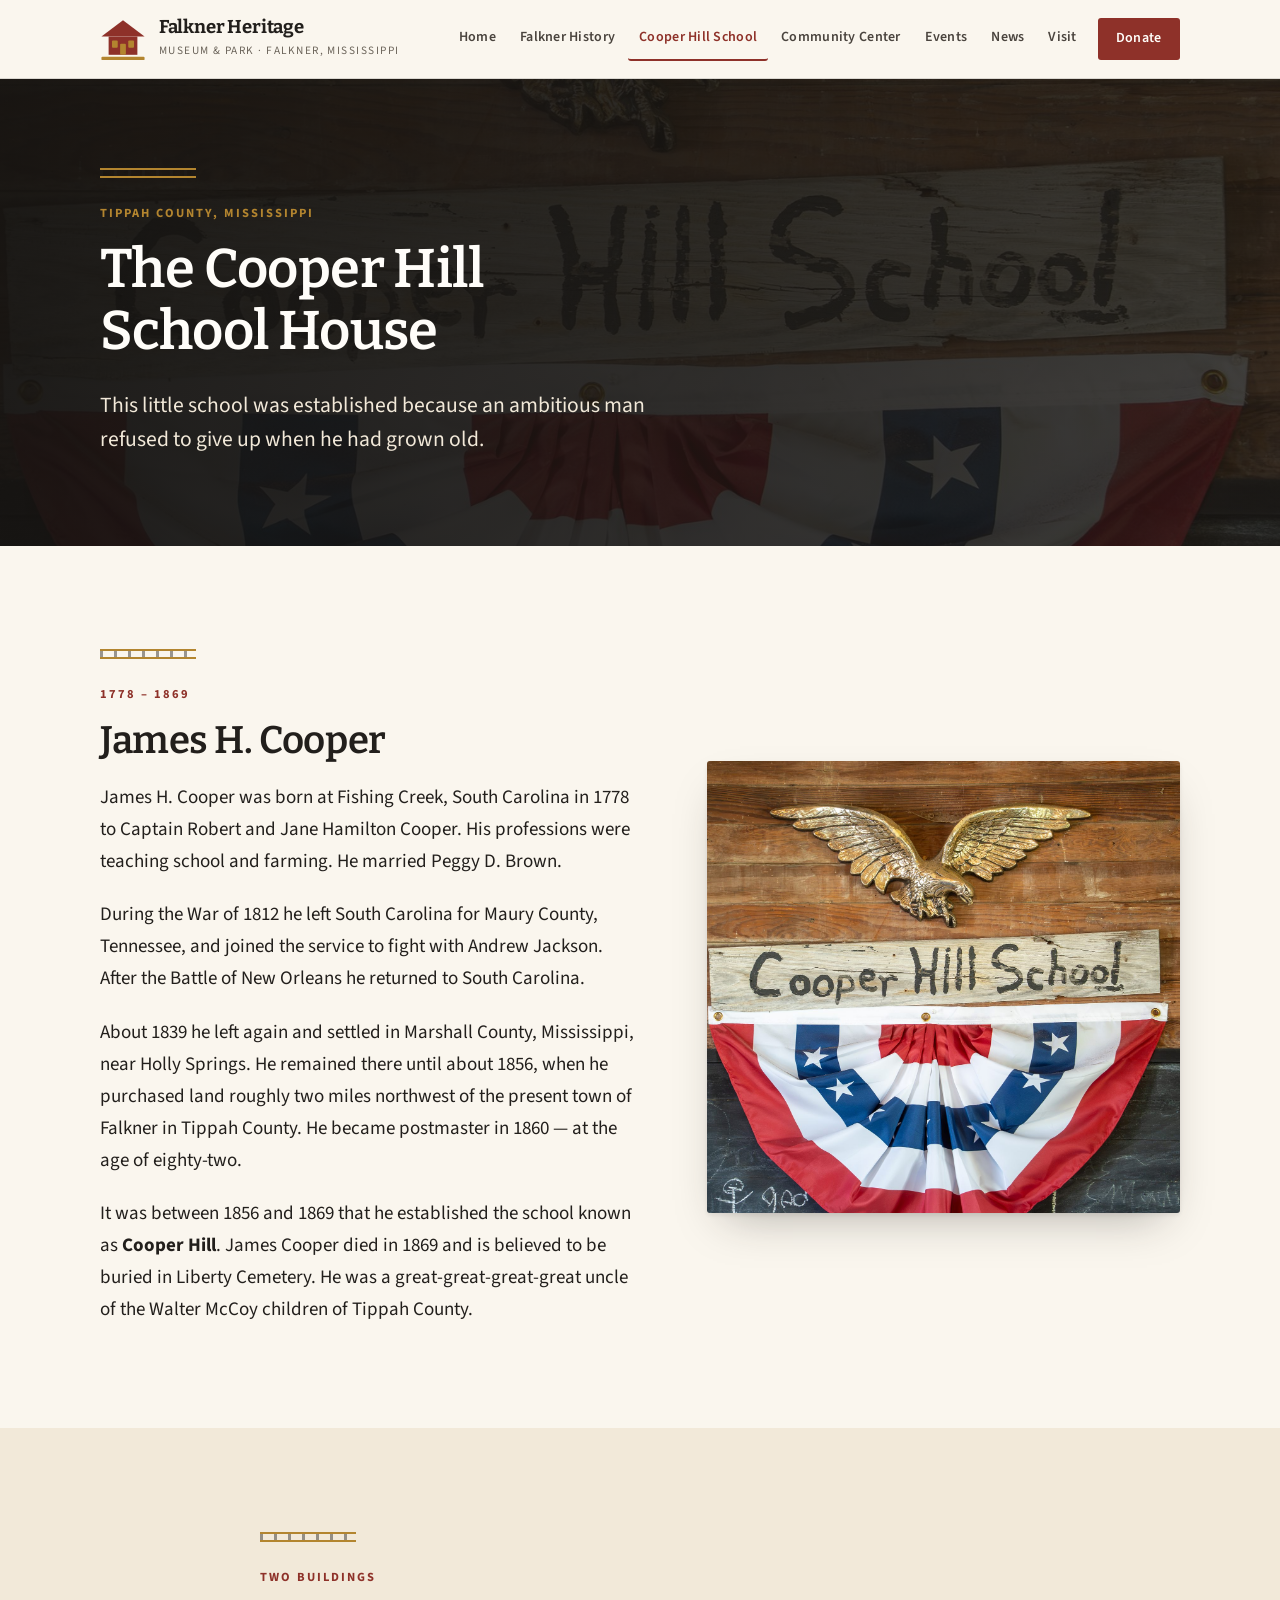
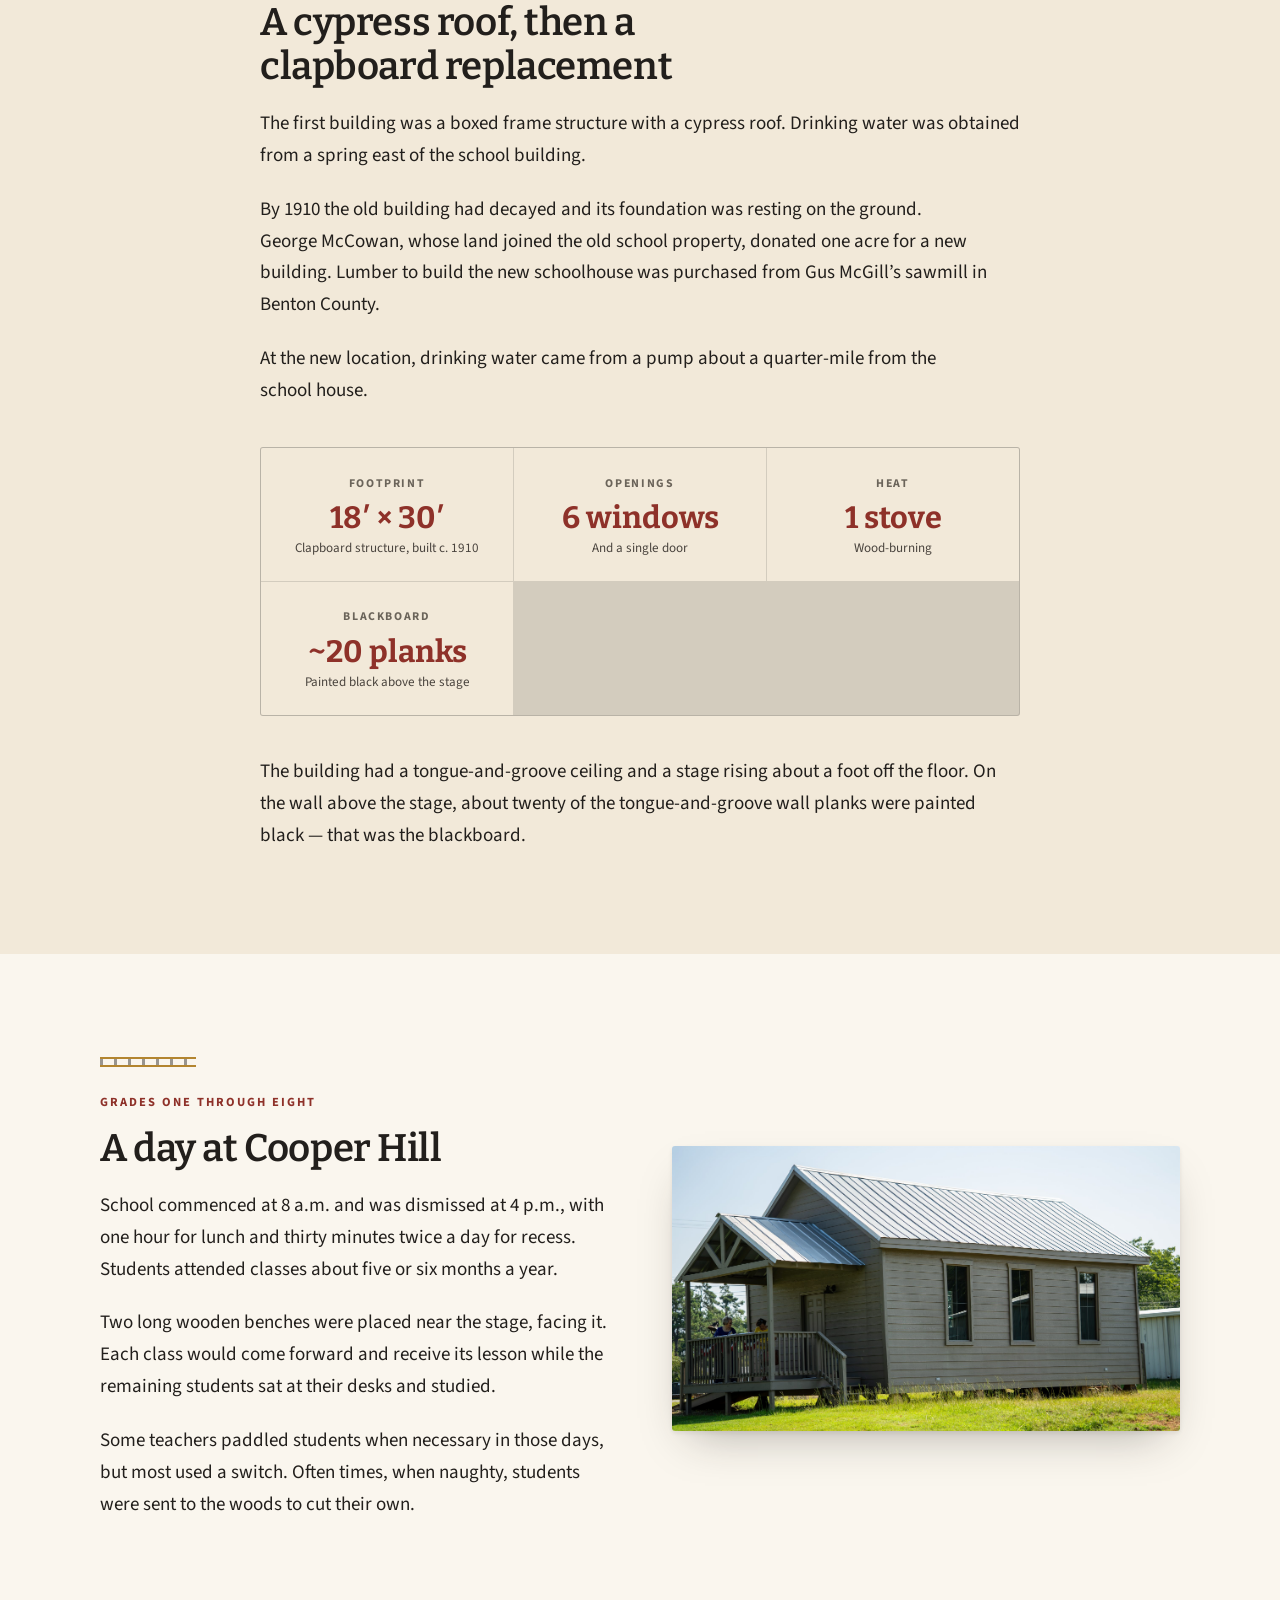
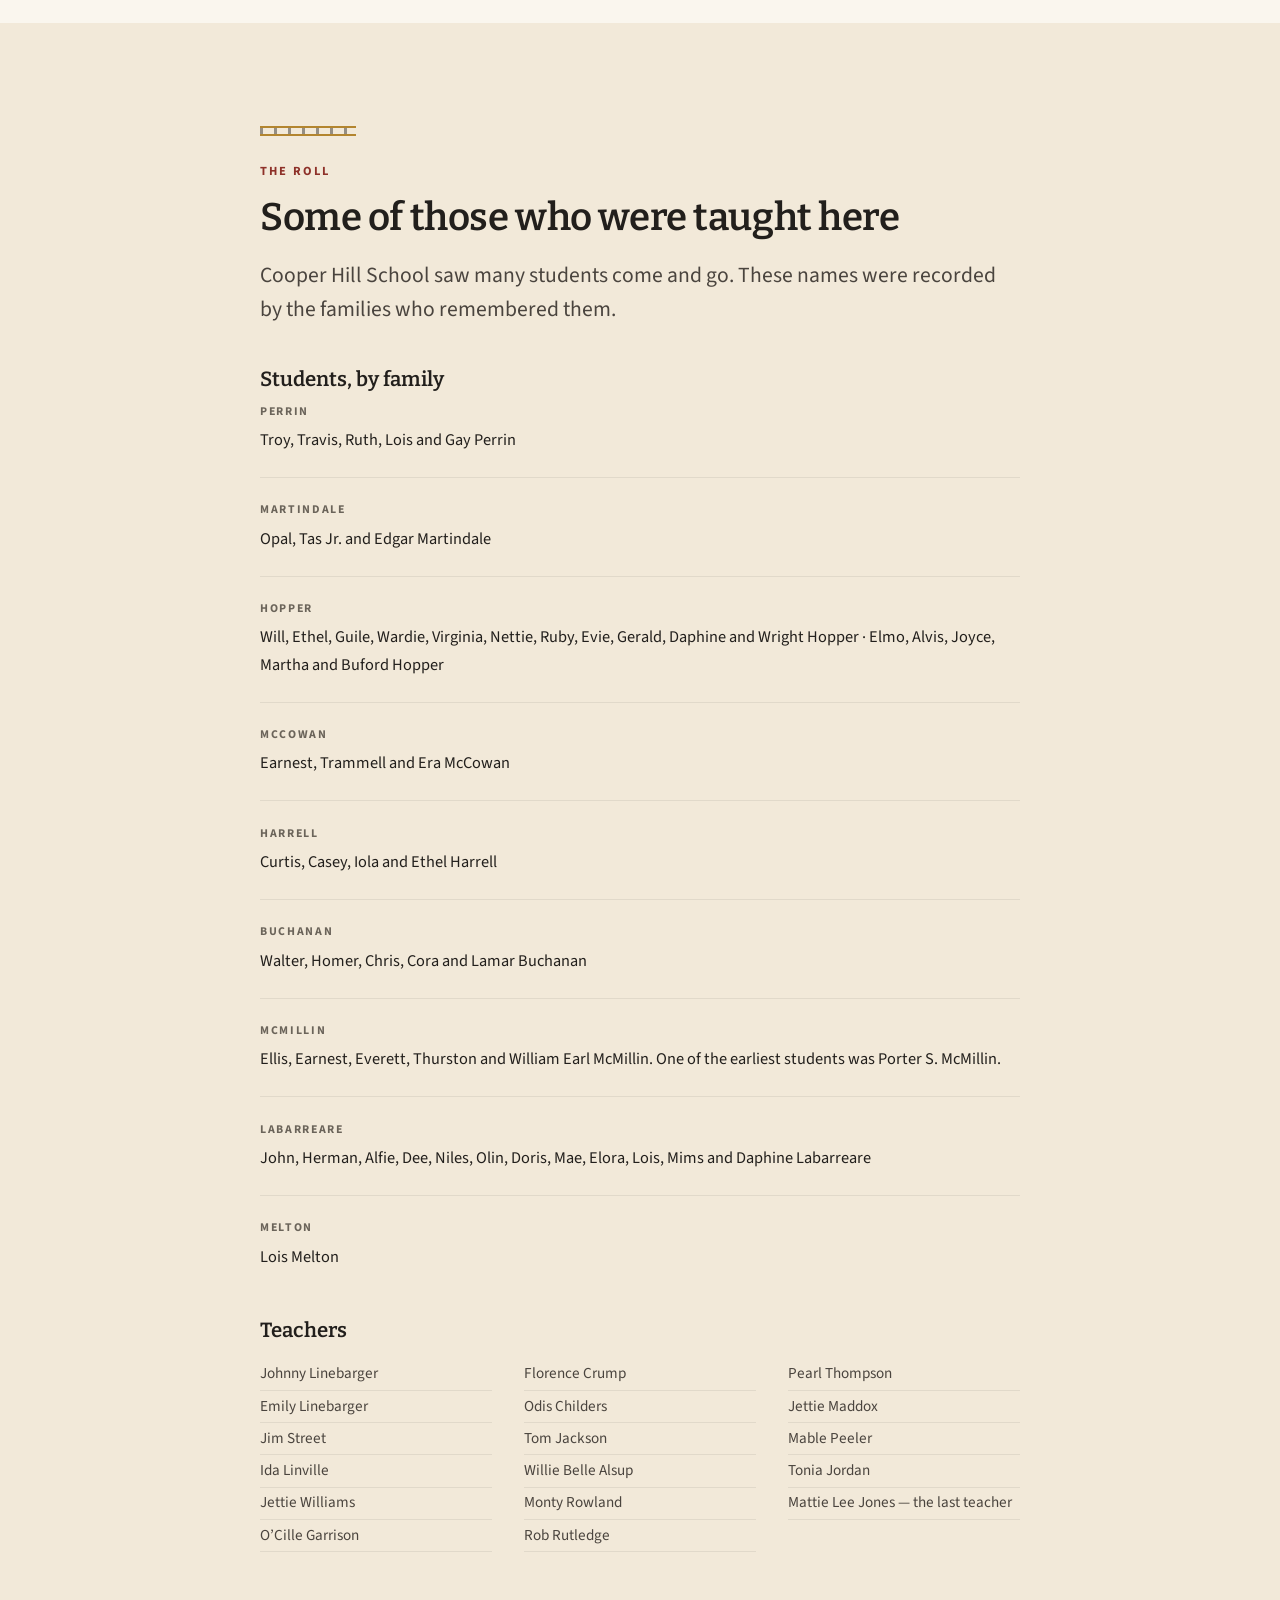
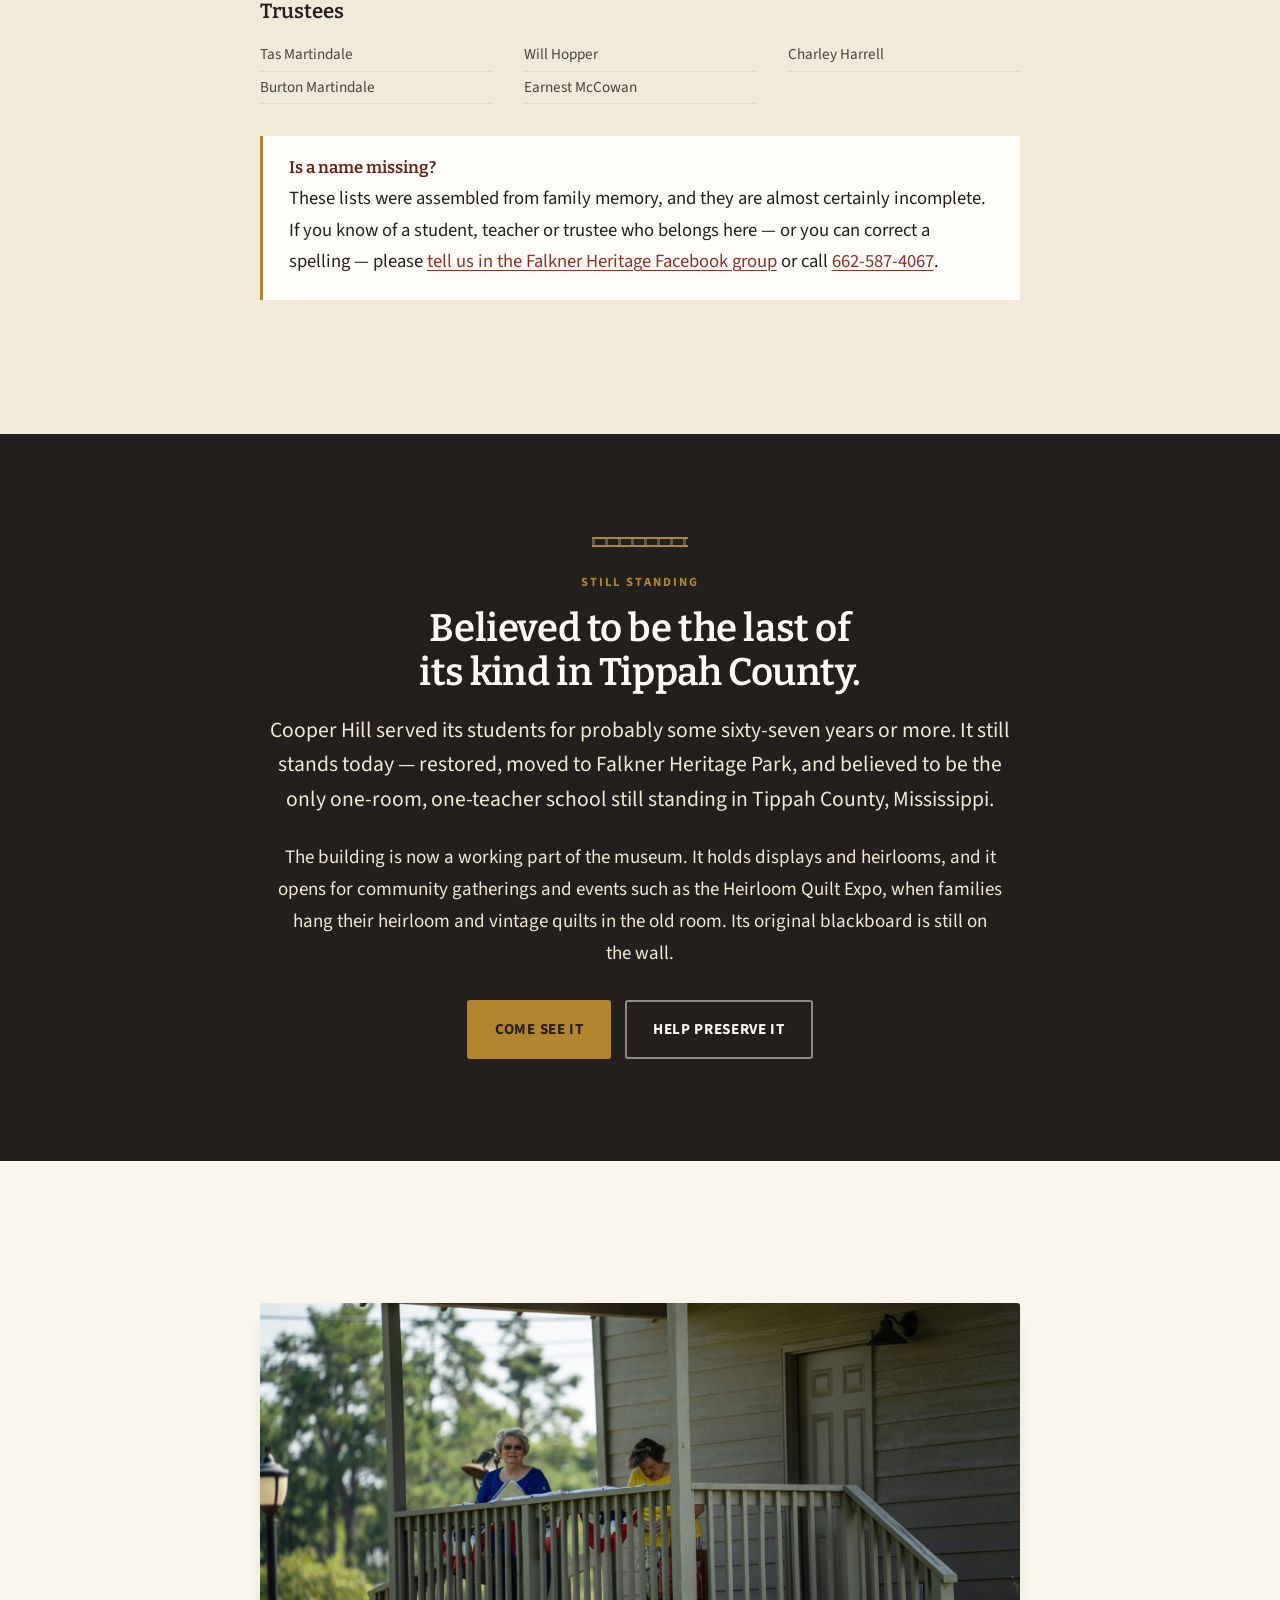
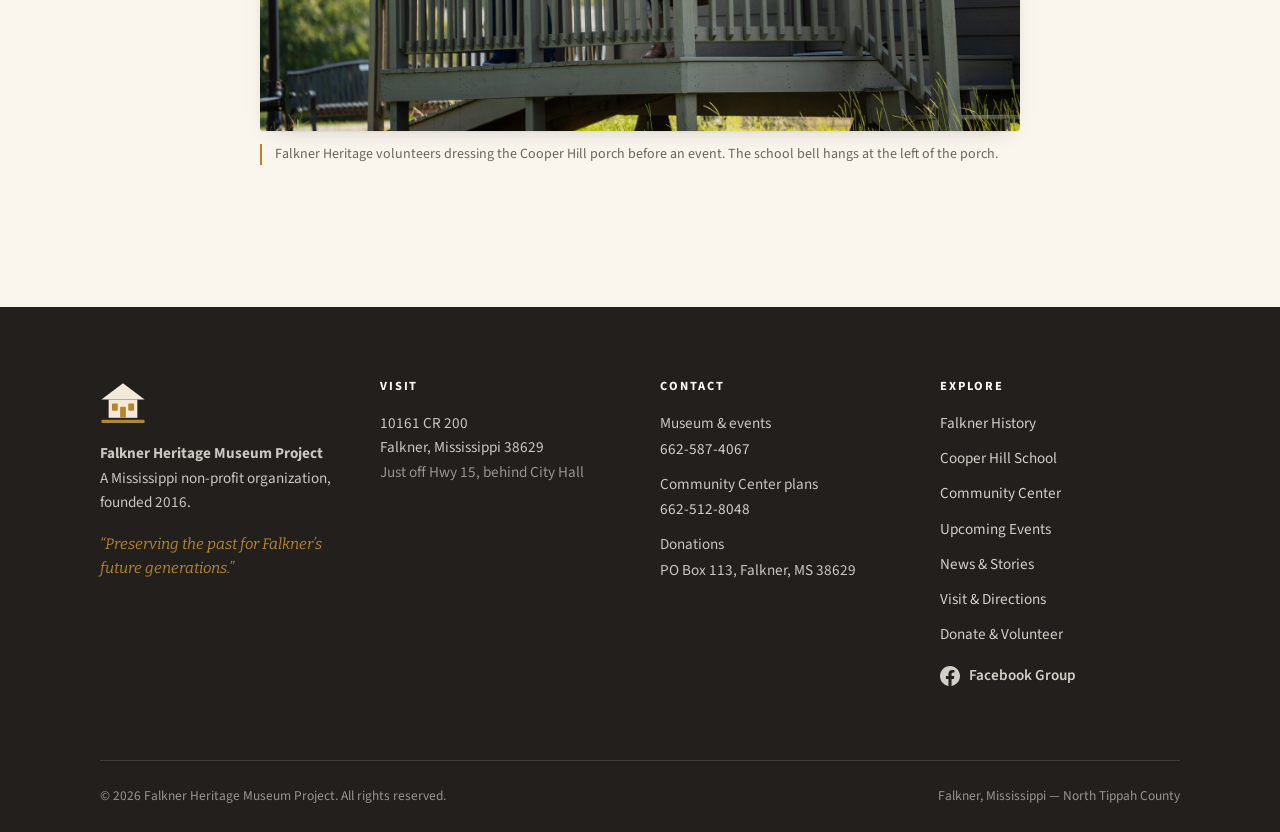
<file: schoolhouse.html>
<!DOCTYPE html>
<html lang="en">
<head>
<meta charset="utf-8">
<meta name="viewport" content="width=device-width, initial-scale=1">
<title>Cooper Hill School House, Tippah County MS | Falkner MS Heritage</title>
<meta name="description" content="Cooper Hill School House, Falkner MS - founded by James H. Cooper between 1856 and 1869 and believed to be the last one-room school standing in Tippah County.">
<link rel="canonical" href="https://falknermsheritage.com/schoolhouse">
<meta name="robots" content="index, follow, max-image-preview:large, max-snippet:-1">
<meta name="author" content="Falkner Heritage Museum Project">
<meta name="geo.region" content="US-MS">
<meta name="geo.placename" content="Falkner, Tippah County, Mississippi">

<meta property="og:type" content="article">
<meta property="og:site_name" content="Falkner MS Heritage">
<meta property="og:locale" content="en_US">
<meta property="og:url" content="https://falknermsheritage.com/schoolhouse">
<meta property="og:title" content="The Cooper Hill School House">
<meta property="og:description" content="Believed to be the only one-room, one-teacher school still standing in Tippah County, Mississippi - restored in Falkner Heritage Park.">
<meta property="og:image" content="https://falknermsheritage.com/assets/img/og-falkner-heritage.jpg">
<meta property="og:image:alt" content="A collage of historic Falkner, Mississippi images: the Falkner Depot, Colonel William Falkner, a New Orleans, Mobile &amp; Chicago railroad ticket from Falkner to Tiplersville, the old schools and storefronts.">
<meta property="og:image:width" content="1200">
<meta property="og:image:height" content="630">
<meta name="twitter:card" content="summary_large_image">
<meta name="twitter:title" content="The Cooper Hill School House">
<meta name="twitter:description" content="Believed to be the only one-room, one-teacher school still standing in Tippah County, Mississippi - restored in Falkner Heritage Park.">
<meta name="twitter:image" content="https://falknermsheritage.com/assets/img/og-falkner-heritage.jpg">

<meta name="theme-color" content="#8e3129">
<link rel="icon" href="assets/img/favicon.svg" type="image/svg+xml">
<link rel="apple-touch-icon" href="assets/img/apple-touch-icon.png">
<link rel="manifest" href="site.webmanifest">
<link rel="alternate" type="application/rss+xml" title="Falkner Heritage news" href="https://falknermsheritage.com/blog/feed.xml">
<link rel="preconnect" href="https://fonts.googleapis.com">
<link rel="preconnect" href="https://fonts.gstatic.com" crossorigin>
<link href="https://fonts.googleapis.com/css2?family=Bitter:ital,wght@0,400;0,600;0,700;1,400&family=Source+Sans+3:ital,wght@0,400;0,600;0,700;1,400&display=swap" rel="stylesheet">
<link rel="stylesheet" href="assets/css/site.css">
<script type="application/ld+json">
{
  "@context": "https://schema.org",
  "@type": "BreadcrumbList",
  "itemListElement": [
    { "@type": "ListItem", "position": 1, "name": "Falkner MS Heritage", "item": "https://falknermsheritage.com/" },
    { "@type": "ListItem", "position": 2, "name": "Cooper Hill School House", "item": "https://falknermsheritage.com/schoolhouse" }
  ]
}
</script>
</head>
<body>
<a class="skip" href="#main">Skip to content</a>

<header class="site-header">
  <div class="wrap header-inner">
    <a class="brand" href="index.html">
      <svg class="mark" viewBox="0 0 48 48" role="img" aria-label="Falkner Heritage Museum">
        <g>
          <path class="mark-building" d="M24 4.5 46.5 21.5 1.5 21.5Z"/>
          <rect class="mark-building" x="9" y="21.5" width="30" height="19"/>
          <rect class="mark-accent" x="12.5" y="25.5" width="6" height="7.5" rx="1"/>
          <rect class="mark-accent" x="29.5" y="25.5" width="6" height="7.5" rx="1"/>
          <rect class="mark-accent" x="21" y="29" width="6" height="11.5" rx="1"/>
          <rect class="mark-accent" x="1.5" y="42.5" width="45" height="3.5" rx="1"/>
        </g>
      </svg>
      <span class="brand-text">
        <span class="brand-name">Falkner Heritage</span>
        <span class="brand-sub">Museum &amp; Park &middot; Falkner, Mississippi</span>
      </span>
    </a>

    <button class="nav-toggle" type="button" aria-expanded="false" aria-controls="site-nav">
      <span class="bars"><span></span></span> Menu
    </button>

    <nav id="site-nav" class="site-nav" aria-label="Main">
      <ul>
        <li><a href="index.html">Home</a></li>
        <li><a href="history.html">Falkner History</a></li>
        <li><a href="schoolhouse.html" aria-current="page">Cooper Hill School</a></li>
        <li><a href="community-center.html">Community Center</a></li>
        <li><a href="events.html">Events</a></li>
        <li><a href="/blog">News</a></li>
        <li><a href="visit.html">Visit</a></li>
        <li class="nav-cta"><a href="support.html">Donate</a></li>
      </ul>
    </nav>
  </div>
</header>

<main id="main">

  <section class="banner">
    <img class="banner-img" src="assets/img/cooper-hill-sign.jpg" alt="" aria-hidden="true">
    <div class="banner-body">
      <div class="wrap">
        <div class="rail" aria-hidden="true"></div>
        <span class="kicker">Tippah County, Mississippi</span>
        <h1>The Cooper Hill School House</h1>
        <p class="lede">This little school was established because an ambitious man refused to give up when he had grown old.</p>
      </div>
    </div>
  </section>

  <!-- ============ JAMES H. COOPER ============ -->
  <section class="section">
    <div class="wrap">
      <div class="split split--wide-media reveal">
        <div>
          <div class="rail" aria-hidden="true"></div>
          <span class="kicker">1778 &ndash; 1869</span>
          <h2>James H. Cooper</h2>
          <p>James H. Cooper was born at Fishing Creek, South Carolina in 1778 to Captain Robert and Jane Hamilton Cooper. His professions were teaching school and farming. He married Peggy D. Brown.</p>
          <p>During the War of 1812 he left South Carolina for Maury County, Tennessee, and joined the service to fight with Andrew Jackson. After the Battle of New Orleans he returned to South Carolina.</p>
          <p>About 1839 he left again and settled in Marshall County, Mississippi, near Holly Springs. He remained there until about 1856, when he purchased land roughly two miles northwest of the present town of Falkner in Tippah County. He became postmaster in 1860 &mdash; at the age of eighty-two.</p>
          <p>It was between 1856 and 1869 that he established the school known as <strong>Cooper Hill</strong>. James Cooper died in 1869 and is believed to be buried in Liberty Cemetery. He was a great-great-great-great uncle of the Walter McCoy children of Tippah County.</p>
        </div>
        <div class="split-media">
          <img src="assets/img/cooper-hill-sign.jpg" alt="The original hand-lettered Cooper Hill School sign on weathered board, hung beneath a brass eagle above the schoolhouse blackboard." loading="lazy" width="1500" height="1433">
        </div>
      </div>
    </div>
  </section>

  <!-- ============ THE BUILDINGS ============ -->
  <section class="section section--paper2">
    <div class="wrap wrap--narrow prose">
      <div class="reveal">
        <div class="rail" aria-hidden="true"></div>
        <span class="kicker">Two buildings</span>
        <h2>A cypress roof, then a clapboard replacement</h2>
        <p>The first building was a boxed frame structure with a cypress roof. Drinking water was obtained from a spring east of the school building.</p>
        <p>By 1910 the old building had decayed and its foundation was resting on the ground. George McCowan, whose land joined the old school property, donated one acre for a new building. Lumber to build the new schoolhouse was purchased from Gus McGill&rsquo;s sawmill in Benton County.</p>
        <p>At the new location, drinking water came from a pump about a quarter-mile from the school house.</p>
      </div>

      <dl class="facts reveal" style="margin-top:2.5rem">
        <div class="fact">
          <dt>Footprint</dt>
          <dd>18&prime; &times; 30&prime;<small>Clapboard structure, built c. 1910</small></dd>
        </div>
        <div class="fact">
          <dt>Openings</dt>
          <dd>6 windows<small>And a single door</small></dd>
        </div>
        <div class="fact">
          <dt>Heat</dt>
          <dd>1 stove<small>Wood-burning</small></dd>
        </div>
        <div class="fact">
          <dt>Blackboard</dt>
          <dd>~20 planks<small>Painted black above the stage</small></dd>
        </div>
      </dl>

      <div class="wrap--narrow prose reveal" style="padding:0;margin-top:2.5rem">
        <p>The building had a tongue-and-groove ceiling and a stage rising about a foot off the floor. On the wall above the stage, about twenty of the tongue-and-groove wall planks were painted black &mdash; that was the blackboard.</p>
      </div>
    </div>
  </section>

  <!-- ============ A DAY AT COOPER HILL ============ -->
  <section class="section">
    <div class="wrap">
      <div class="split split--reverse reveal">
        <div class="split-media">
          <img src="assets/img/schoolhouse-exterior.jpg" alt="The restored Cooper Hill School House in Falkner Heritage Park, a clapboard building with a standing-seam metal roof and a covered front porch." loading="lazy" width="2400" height="1350">
        </div>
        <div>
          <div class="rail" aria-hidden="true"></div>
          <span class="kicker">Grades one through eight</span>
          <h2>A day at Cooper Hill</h2>
          <p>School commenced at 8&nbsp;a.m. and was dismissed at 4&nbsp;p.m., with one hour for lunch and thirty minutes twice a day for recess. Students attended classes about five or six months a year.</p>
          <p>Two long wooden benches were placed near the stage, facing it. Each class would come forward and receive its lesson while the remaining students sat at their desks and studied.</p>
          <p>Some teachers paddled students when necessary in those days, but most used a switch. Often times, when naughty, students were sent to the woods to cut their own.</p>
        </div>
      </div>
    </div>
  </section>

  <!-- ============ THE ROLL ============ -->
  <section class="section section--paper2">
    <div class="wrap wrap--narrow">
      <div class="reveal">
        <div class="rail" aria-hidden="true"></div>
        <span class="kicker">The roll</span>
        <h2>Some of those who were taught here</h2>
        <p class="lede">Cooper Hill School saw many students come and go. These names were recorded by the families who remembered them.</p>
      </div>

      <div class="reveal" style="margin-top:2.5rem">
        <h3>Students, by family</h3>
        <dl class="deflist">
          <div>
            <dt>Perrin</dt>
            <dd>Troy, Travis, Ruth, Lois and Gay Perrin</dd>
          </div>
          <div>
            <dt>Martindale</dt>
            <dd>Opal, Tas Jr. and Edgar Martindale</dd>
          </div>
          <div>
            <dt>Hopper</dt>
            <dd>Will, Ethel, Guile, Wardie, Virginia, Nettie, Ruby, Evie, Gerald, Daphine and Wright Hopper &middot; Elmo, Alvis, Joyce, Martha and Buford Hopper</dd>
          </div>
          <div>
            <dt>McCowan</dt>
            <dd>Earnest, Trammell and Era McCowan</dd>
          </div>
          <div>
            <dt>Harrell</dt>
            <dd>Curtis, Casey, Iola and Ethel Harrell</dd>
          </div>
          <div>
            <dt>Buchanan</dt>
            <dd>Walter, Homer, Chris, Cora and Lamar Buchanan</dd>
          </div>
          <div>
            <dt>McMillin</dt>
            <dd>Ellis, Earnest, Everett, Thurston and William Earl McMillin. One of the earliest students was Porter S. McMillin.</dd>
          </div>
          <div>
            <dt>Labarreare</dt>
            <dd>John, Herman, Alfie, Dee, Niles, Olin, Doris, Mae, Elora, Lois, Mims and Daphine Labarreare</dd>
          </div>
          <div>
            <dt>Melton</dt>
            <dd>Lois Melton</dd>
          </div>
        </dl>
      </div>

      <div class="reveal" style="margin-top:3rem">
        <h3>Teachers</h3>
        <ul class="roster">
          <li>Johnny Linebarger</li>
          <li>Emily Linebarger</li>
          <li>Jim Street</li>
          <li>Ida Linville</li>
          <li>Jettie Williams</li>
          <li>O&rsquo;Cille Garrison</li>
          <li>Florence Crump</li>
          <li>Odis Childers</li>
          <li>Tom Jackson</li>
          <li>Willie Belle Alsup</li>
          <li>Monty Rowland</li>
          <li>Rob Rutledge</li>
          <li>Pearl Thompson</li>
          <li>Jettie Maddox</li>
          <li>Mable Peeler</li>
          <li>Tonia Jordan</li>
          <li>Mattie Lee Jones &mdash; the last teacher</li>
        </ul>
      </div>

      <div class="reveal" style="margin-top:3rem">
        <h3>Trustees</h3>
        <ul class="roster">
          <li>Tas Martindale</li>
          <li>Burton Martindale</li>
          <li>Will Hopper</li>
          <li>Earnest McCowan</li>
          <li>Charley Harrell</li>
        </ul>
      </div>

      <div class="note reveal">
        <h4>Is a name missing?</h4>
        <p>These lists were assembled from family memory, and they are almost certainly incomplete. If you know of a student, teacher or trustee who belongs here &mdash; or you can correct a spelling &mdash; please <a href="https://www.facebook.com/groups/1320477038065060" target="_blank" rel="noopener">tell us in the Falkner Heritage Facebook group</a> or call <a href="tel:+16625874067">662-587-4067</a>.</p>
      </div>
    </div>
  </section>

  <!-- ============ STANDING TODAY ============ -->
  <section class="section section--ink">
    <div class="wrap wrap--narrow" style="text-align:center">
      <div class="reveal">
        <div class="rail rail--center" aria-hidden="true"></div>
        <span class="kicker">Still standing</span>
        <h2>Believed to be the last of its kind in Tippah County.</h2>
        <p class="lede" style="color:var(--paper-2)">Cooper Hill served its students for probably some sixty-seven years or more. It still stands today &mdash; restored, moved to Falkner Heritage Park, and believed to be the only one-room, one-teacher school still standing in Tippah County, Mississippi.</p>
        <p>The building is now a working part of the museum. It holds displays and heirlooms, and it opens for community gatherings and events such as the Heirloom Quilt Expo, when families hang their heirloom and vintage quilts in the old room. Its original blackboard is still on the wall.</p>
        <div class="btn-row" style="justify-content:center">
          <a class="btn btn--brass" href="visit.html">Come see it</a>
          <a class="btn btn--light" href="support.html">Help preserve it</a>
        </div>
      </div>
    </div>
  </section>

  <section class="section">
    <div class="wrap wrap--narrow">
      <figure class="figure reveal">
        <img src="assets/img/schoolhouse-porch.jpg" alt="Two volunteers on the porch of the Cooper Hill School House, hanging red, white and blue bunting along the rail beside the school bell." loading="lazy" width="1800" height="1013">
        <figcaption>Falkner Heritage volunteers dressing the Cooper Hill porch before an event. The school bell hangs at the left of the porch.</figcaption>
      </figure>
    </div>
  </section>

</main>

<footer class="site-footer">
  <div class="wrap">
    <div class="footer-grid">
      <div class="footer-brand">
        <svg class="mark" viewBox="0 0 48 48" aria-hidden="true">
          <g>
          <path class="mark-building" d="M24 4.5 46.5 21.5 1.5 21.5Z"/>
          <rect class="mark-building" x="9" y="21.5" width="30" height="19"/>
          <rect class="mark-accent" x="12.5" y="25.5" width="6" height="7.5" rx="1"/>
          <rect class="mark-accent" x="29.5" y="25.5" width="6" height="7.5" rx="1"/>
          <rect class="mark-accent" x="21" y="29" width="6" height="11.5" rx="1"/>
          <rect class="mark-accent" x="1.5" y="42.5" width="45" height="3.5" rx="1"/>
        </g>
        </svg>
        <p><strong>Falkner Heritage Museum Project</strong><br>A Mississippi non-profit organization, founded 2016.</p>
        <p class="footer-tagline">&ldquo;Preserving the past for Falkner&rsquo;s future generations.&rdquo;</p>
      </div>
      <div>
        <h4>Visit</h4>
        <address class="addr footer-list">
          10161 CR 200<br>
          Falkner, Mississippi 38629<br>
          <span style="color:rgba(250,246,238,.55)">Just off Hwy 15, behind City Hall</span>
        </address>
      </div>
      <div>
        <h4>Contact</h4>
        <ul class="footer-list">
          <li>Museum &amp; events<br><a href="tel:+16625874067">662-587-4067</a></li>
          <li>Community Center plans<br><a href="tel:+16625128048">662-512-8048</a></li>
          <li>Donations<br>PO Box 113, Falkner, MS 38629</li>
        </ul>
      </div>
      <div>
        <h4>Explore</h4>
        <ul class="footer-list">
          <li><a href="history.html">Falkner History</a></li>
          <li><a href="schoolhouse.html">Cooper Hill School</a></li>
          <li><a href="community-center.html">Community Center</a></li>
          <li><a href="events.html">Upcoming Events</a></li>
          <li><a href="/blog">News &amp; Stories</a></li>
          <li><a href="visit.html">Visit &amp; Directions</a></li>
          <li><a href="support.html">Donate &amp; Volunteer</a></li>
          <li style="margin-top:1rem">
            <a class="fb-link" href="https://www.facebook.com/groups/1320477038065060" target="_blank" rel="noopener">
              <svg viewBox="0 0 24 24" aria-hidden="true"><path d="M24 12.07C24 5.4 18.63 0 12 0S0 5.4 0 12.07C0 18.1 4.39 23.1 10.13 24v-8.44H7.08v-3.49h3.05V9.41c0-3.02 1.79-4.69 4.53-4.69 1.31 0 2.68.24 2.68.24v2.96h-1.51c-1.49 0-1.96.93-1.96 1.89v2.26h3.33l-.53 3.49h-2.8V24C19.61 23.1 24 18.1 24 12.07z"/></svg>
              Facebook Group
            </a>
          </li>
        </ul>
      </div>
    </div>
    <div class="footer-bottom">
      <span>&copy; <span id="year">2026</span> Falkner Heritage Museum Project. All rights reserved.</span>
      <span>Falkner, Mississippi &mdash; North Tippah County</span>
    </div>
  </div>
</footer>

<script src="assets/js/site.js" defer></script>
<script>document.getElementById('year').textContent = new Date().getFullYear();</script>
</body>
</html>
</file>
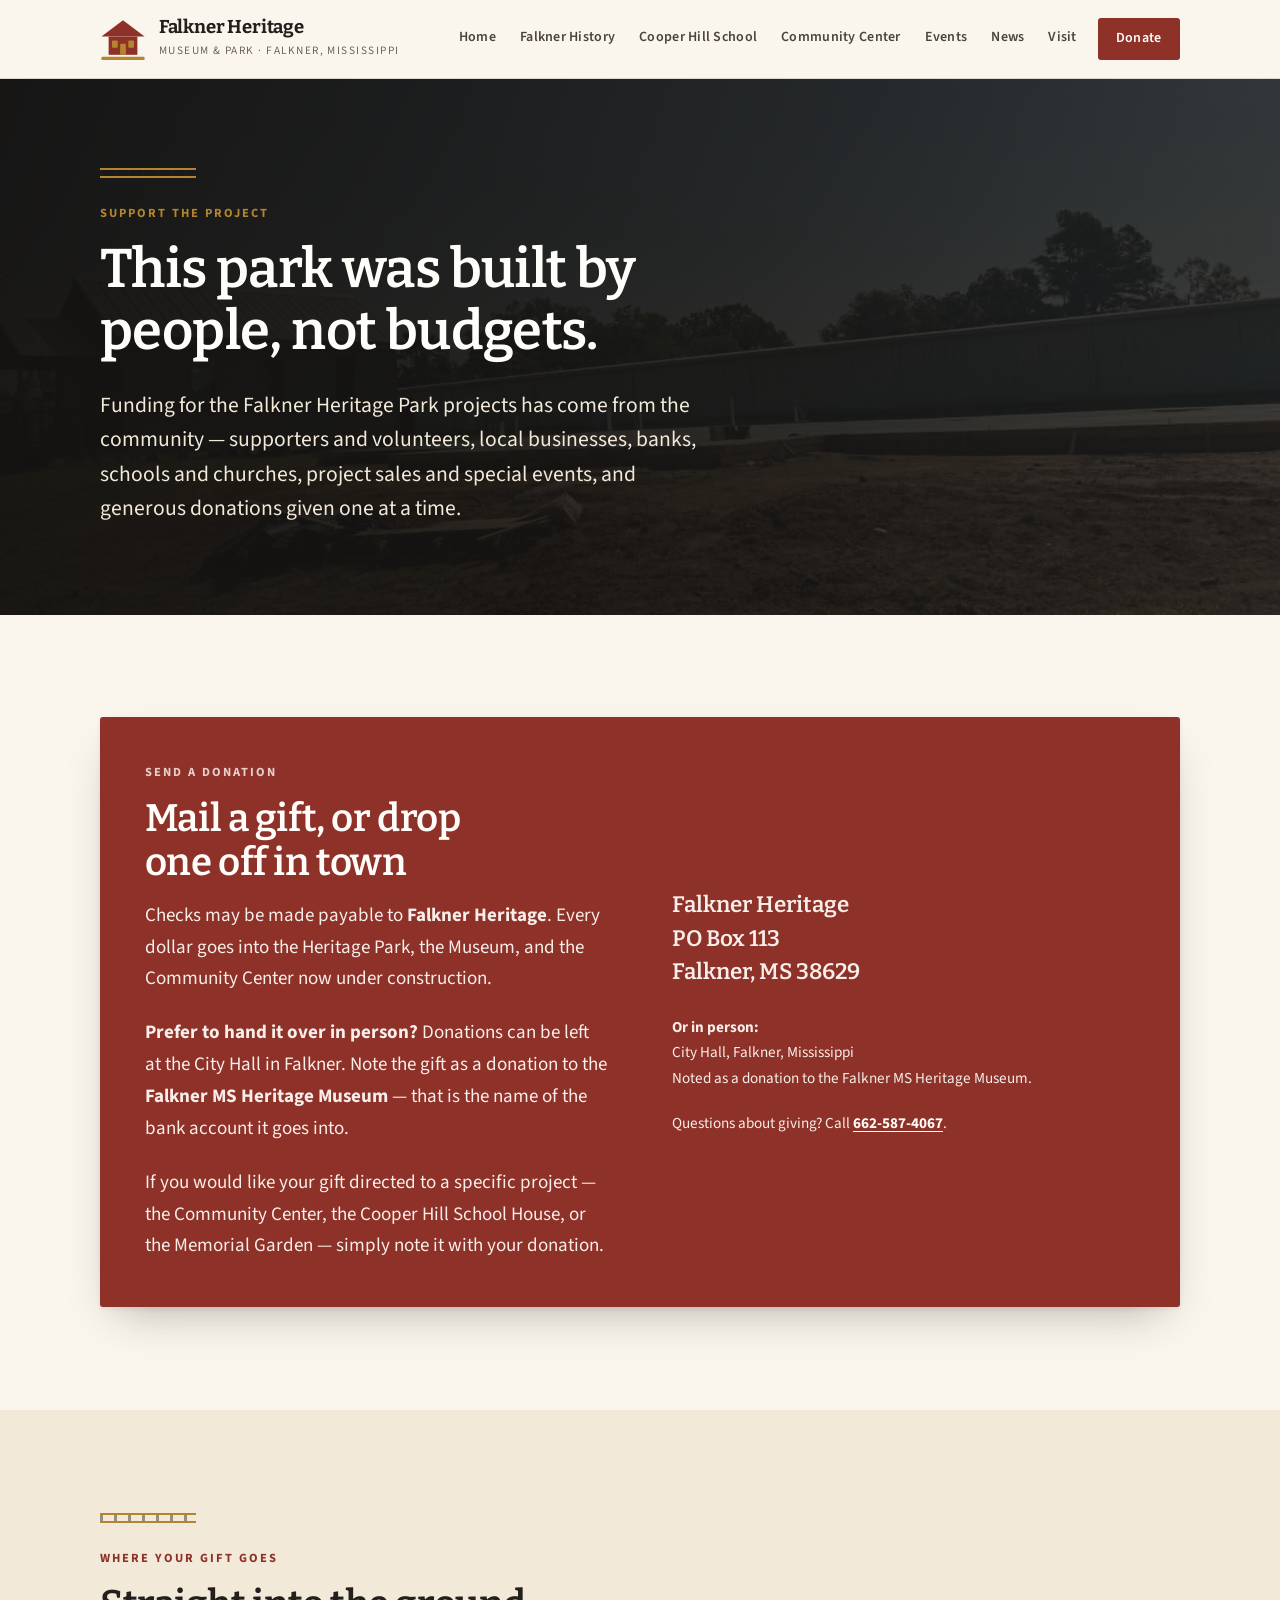
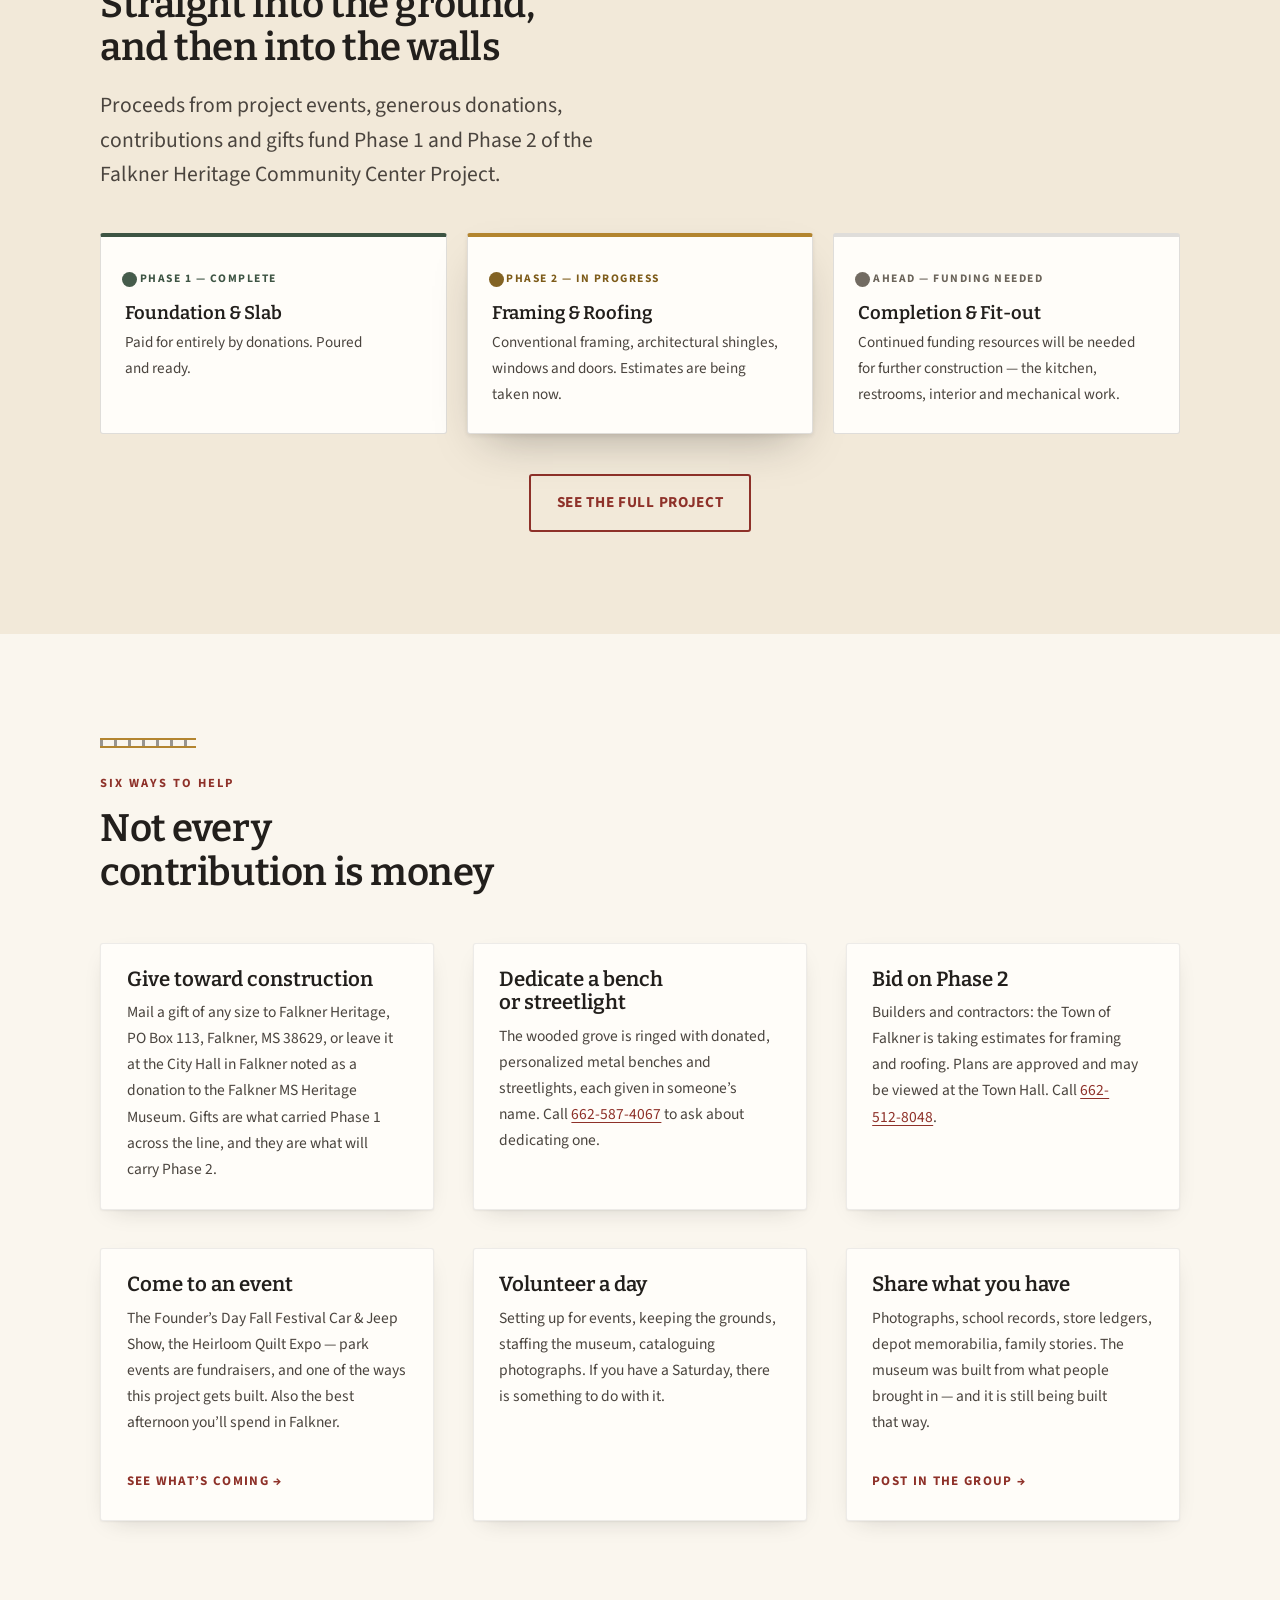
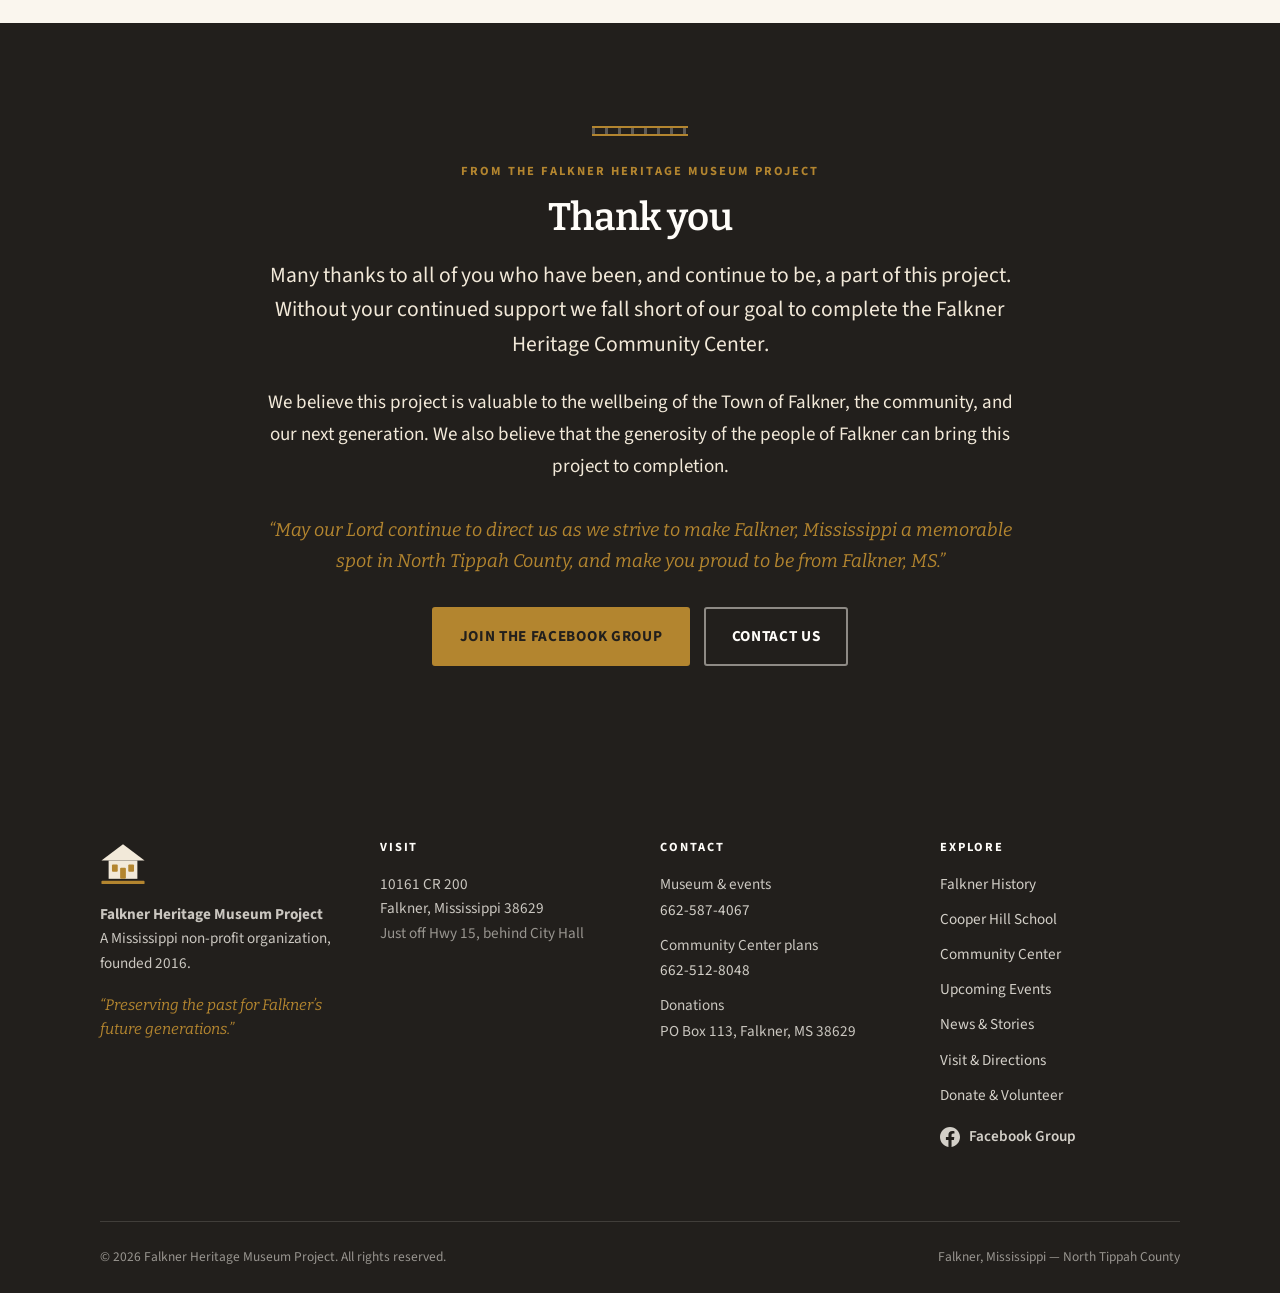
<file: support.html>
<!DOCTYPE html>
<html lang="en">
<head>
<meta charset="utf-8">
<meta name="viewport" content="width=device-width, initial-scale=1">
<title>Donate &amp; Volunteer | Falkner Heritage Museum Project, Falkner MS</title>
<meta name="description" content="Support Falkner Heritage. Donations to PO Box 113, Falkner, MS 38629 fund the Community Center, Cooper Hill School House and Falkner Heritage Park.">
<link rel="canonical" href="https://falknermsheritage.com/support">
<meta name="robots" content="index, follow, max-image-preview:large, max-snippet:-1">
<meta name="author" content="Falkner Heritage Museum Project">
<meta name="geo.region" content="US-MS">
<meta name="geo.placename" content="Falkner, Tippah County, Mississippi">

<meta property="og:type" content="website">
<meta property="og:site_name" content="Falkner MS Heritage">
<meta property="og:locale" content="en_US">
<meta property="og:url" content="https://falknermsheritage.com/support">
<meta property="og:title" content="Support the Falkner Heritage Museum Project">
<meta property="og:description" content="Every foot of Falkner Heritage Park was paid for by people who care about Falkner. Here is how to be one of them.">
<meta property="og:image" content="https://falknermsheritage.com/assets/img/og-falkner-heritage.jpg">
<meta property="og:image:alt" content="A collage of historic Falkner, Mississippi images: the Falkner Depot, Colonel William Falkner, a New Orleans, Mobile &amp; Chicago railroad ticket from Falkner to Tiplersville, the old schools and storefronts.">
<meta property="og:image:width" content="1200">
<meta property="og:image:height" content="630">
<meta name="twitter:card" content="summary_large_image">
<meta name="twitter:title" content="Support the Falkner Heritage Museum Project">
<meta name="twitter:description" content="Every foot of Falkner Heritage Park was paid for by people who care about Falkner. Here is how to be one of them.">
<meta name="twitter:image" content="https://falknermsheritage.com/assets/img/og-falkner-heritage.jpg">

<meta name="theme-color" content="#8e3129">
<link rel="icon" href="assets/img/favicon.svg" type="image/svg+xml">
<link rel="apple-touch-icon" href="assets/img/apple-touch-icon.png">
<link rel="manifest" href="site.webmanifest">
<link rel="alternate" type="application/rss+xml" title="Falkner Heritage news" href="https://falknermsheritage.com/blog/feed.xml">
<link rel="preconnect" href="https://fonts.googleapis.com">
<link rel="preconnect" href="https://fonts.gstatic.com" crossorigin>
<link href="https://fonts.googleapis.com/css2?family=Bitter:ital,wght@0,400;0,600;0,700;1,400&family=Source+Sans+3:ital,wght@0,400;0,600;0,700;1,400&display=swap" rel="stylesheet">
<link rel="stylesheet" href="assets/css/site.css">
<script type="application/ld+json">
{
  "@context": "https://schema.org",
  "@type": "BreadcrumbList",
  "itemListElement": [
    { "@type": "ListItem", "position": 1, "name": "Falkner MS Heritage", "item": "https://falknermsheritage.com/" },
    { "@type": "ListItem", "position": 2, "name": "Donate & Volunteer", "item": "https://falknermsheritage.com/support" }
  ]
}
</script>
</head>
<body>
<a class="skip" href="#main">Skip to content</a>

<header class="site-header">
  <div class="wrap header-inner">
    <a class="brand" href="index.html">
      <svg class="mark" viewBox="0 0 48 48" role="img" aria-label="Falkner Heritage Museum">
        <g>
          <path class="mark-building" d="M24 4.5 46.5 21.5 1.5 21.5Z"/>
          <rect class="mark-building" x="9" y="21.5" width="30" height="19"/>
          <rect class="mark-accent" x="12.5" y="25.5" width="6" height="7.5" rx="1"/>
          <rect class="mark-accent" x="29.5" y="25.5" width="6" height="7.5" rx="1"/>
          <rect class="mark-accent" x="21" y="29" width="6" height="11.5" rx="1"/>
          <rect class="mark-accent" x="1.5" y="42.5" width="45" height="3.5" rx="1"/>
        </g>
      </svg>
      <span class="brand-text">
        <span class="brand-name">Falkner Heritage</span>
        <span class="brand-sub">Museum &amp; Park &middot; Falkner, Mississippi</span>
      </span>
    </a>

    <button class="nav-toggle" type="button" aria-expanded="false" aria-controls="site-nav">
      <span class="bars"><span></span></span> Menu
    </button>

    <nav id="site-nav" class="site-nav" aria-label="Main">
      <ul>
        <li><a href="index.html">Home</a></li>
        <li><a href="history.html">Falkner History</a></li>
        <li><a href="schoolhouse.html">Cooper Hill School</a></li>
        <li><a href="community-center.html">Community Center</a></li>
        <li><a href="events.html">Events</a></li>
        <li><a href="/blog">News</a></li>
        <li><a href="visit.html">Visit</a></li>
        <li class="nav-cta"><a href="support.html" aria-current="page">Donate</a></li>
      </ul>
    </nav>
  </div>
</header>

<main id="main">

  <section class="banner">
    <img class="banner-img" src="assets/img/foundation-slab.jpg" alt="" aria-hidden="true">
    <div class="banner-body">
      <div class="wrap">
        <div class="rail" aria-hidden="true"></div>
        <span class="kicker">Support the project</span>
        <h1>This park was built by people, not budgets.</h1>
        <p class="lede">Funding for the Falkner Heritage Park projects has come from the community &mdash; supporters and volunteers, local businesses, banks, schools and churches, project sales and special events, and generous donations given one at a time.</p>
      </div>
    </div>
  </section>

  <!-- ============ THE ASK ============ -->
  <section class="section">
    <div class="wrap">
      <div class="callout reveal">
        <div class="split">
          <div>
            <span class="kicker">Send a donation</span>
            <h2 style="margin-bottom:.4em">Mail a gift, or drop one off in town</h2>
            <p>Checks may be made payable to <strong>Falkner Heritage</strong>. Every dollar goes into the Heritage Park, the Museum, and the Community Center now under construction.</p>
            <p><strong>Prefer to hand it over in person?</strong> Donations can be left at the City Hall in Falkner. Note the gift as a donation to the <strong>Falkner MS Heritage Museum</strong> &mdash; that is the name of the bank account it goes into.</p>
            <p>If you would like your gift directed to a specific project &mdash; the Community Center, the Cooper Hill School House, or the Memorial Garden &mdash; simply note it with your donation.</p>
          </div>
          <div>
            <p style="font-family:var(--font-display);font-size:1.4rem;line-height:1.5;font-weight:600">
              Falkner Heritage<br>
              PO Box 113<br>
              Falkner, MS 38629
            </p>
            <p style="margin-top:1.25rem;font-size:.95rem"><strong>Or in person:</strong><br>City Hall, Falkner, Mississippi<br>Noted as a donation to the Falkner MS Heritage Museum.</p>
            <p style="margin-top:1.25rem;font-size:.95rem">Questions about giving? Call <a href="tel:+16625874067"><strong>662-587-4067</strong></a>.</p>
          </div>
        </div>
      </div>
      <!-- EDIT ME: if Falkner Heritage has 501(c)(3) status and an EIN, add a line here
           so donors know their gift is tax-deductible. Do not add it until confirmed. -->
    </div>
  </section>

  <!-- ============ WHERE IT GOES ============ -->
  <section class="section section--paper2">
    <div class="wrap">
      <div class="reveal" style="max-width:60ch">
        <div class="rail" aria-hidden="true"></div>
        <span class="kicker">Where your gift goes</span>
        <h2>Straight into the ground, and then into the walls</h2>
        <p class="lede">Proceeds from project events, generous donations, contributions and gifts fund Phase&nbsp;1 and Phase&nbsp;2 of the Falkner Heritage Community Center Project.</p>
      </div>

      <ol class="phases reveal">
        <li class="phase phase--done">
          <span class="phase-status">Phase 1 &mdash; Complete</span>
          <h3>Foundation &amp; Slab</h3>
          <p>Paid for entirely by donations. Poured and ready.</p>
        </li>
        <li class="phase phase--now">
          <span class="phase-status">Phase 2 &mdash; In progress</span>
          <h3>Framing &amp; Roofing</h3>
          <p>Conventional framing, architectural shingles, windows and doors. Estimates are being taken now.</p>
        </li>
        <li class="phase phase--next">
          <span class="phase-status">Ahead &mdash; Funding needed</span>
          <h3>Completion &amp; Fit-out</h3>
          <p>Continued funding resources will be needed for further construction &mdash; the kitchen, restrooms, interior and mechanical work.</p>
        </li>
      </ol>

      <div class="btn-row reveal" style="justify-content:center;margin-top:2.5rem">
        <a class="btn btn--ghost" href="community-center.html">See the full project</a>
      </div>
    </div>
  </section>

  <!-- ============ OTHER WAYS TO HELP ============ -->
  <section class="section">
    <div class="wrap">
      <div class="reveal" style="max-width:60ch">
        <div class="rail" aria-hidden="true"></div>
        <span class="kicker">Six ways to help</span>
        <h2>Not every contribution is money</h2>
      </div>

      <div class="grid grid--3 reveal" style="margin-top:3rem">
        <article class="card">
          <div class="card-body">
            <h3>Give toward construction</h3>
            <p>Mail a gift of any size to Falkner Heritage, PO Box 113, Falkner, MS 38629, or leave it at the City Hall in Falkner noted as a donation to the Falkner MS Heritage Museum. Gifts are what carried Phase&nbsp;1 across the line, and they are what will carry Phase&nbsp;2.</p>
          </div>
        </article>

        <article class="card">
          <div class="card-body">
            <h3>Dedicate a bench or streetlight</h3>
            <p>The wooded grove is ringed with donated, personalized metal benches and streetlights, each given in someone&rsquo;s name. Call <a href="tel:+16625874067">662-587-4067</a> to ask about dedicating one.</p>
          </div>
        </article>

        <article class="card">
          <div class="card-body">
            <h3>Bid on Phase 2</h3>
            <p>Builders and contractors: the Town of Falkner is taking estimates for framing and roofing. Plans are approved and may be viewed at the Town Hall. Call <a href="tel:+16625128048">662-512-8048</a>.</p>
          </div>
        </article>

        <article class="card">
          <div class="card-body">
            <h3>Come to an event</h3>
            <p>The Founder&rsquo;s Day Fall Festival Car &amp; Jeep Show, the Heirloom Quilt Expo &mdash; park events are fundraisers, and one of the ways this project gets built. Also the best afternoon you&rsquo;ll spend in Falkner.</p>
            <a class="card-link" href="events.html">See what&rsquo;s coming</a>
          </div>
        </article>

        <article class="card">
          <div class="card-body">
            <h3>Volunteer a day</h3>
            <p>Setting up for events, keeping the grounds, staffing the museum, cataloguing photographs. If you have a Saturday, there is something to do with it.</p>
          </div>
        </article>

        <article class="card">
          <div class="card-body">
            <h3>Share what you have</h3>
            <p>Photographs, school records, store ledgers, depot memorabilia, family stories. The museum was built from what people brought in &mdash; and it is still being built that way.</p>
            <a class="card-link" href="https://www.facebook.com/groups/1320477038065060">Post in the group</a>
          </div>
        </article>
      </div>
    </div>
  </section>

  <!-- ============ THANK YOU ============ -->
  <section class="section section--ink">
    <div class="wrap wrap--narrow" style="text-align:center">
      <div class="reveal">
        <div class="rail rail--center" aria-hidden="true"></div>
        <span class="kicker">From the Falkner Heritage Museum Project</span>
        <h2>Thank you</h2>
        <p class="lede" style="color:var(--paper-2)">Many thanks to all of you who have been, and continue to be, a part of this project. Without your continued support we fall short of our goal to complete the Falkner Heritage Community Center.</p>
        <p>We believe this project is valuable to the wellbeing of the Town of Falkner, the community, and our next generation. We also believe that the generosity of the people of Falkner can bring this project to completion.</p>
        <p style="font-family:var(--font-display);font-style:italic;font-size:1.15rem;color:var(--brass);margin-top:2rem">&ldquo;May our Lord continue to direct us as we strive to make Falkner, Mississippi a memorable spot in North Tippah County, and make you proud to be from Falkner, MS.&rdquo;</p>
        <div class="btn-row" style="justify-content:center">
          <a class="btn btn--brass" href="https://www.facebook.com/groups/1320477038065060" target="_blank" rel="noopener">Join the Facebook group</a>
          <a class="btn btn--light" href="visit.html">Contact us</a>
        </div>
      </div>
    </div>
  </section>

</main>

<footer class="site-footer">
  <div class="wrap">
    <div class="footer-grid">
      <div class="footer-brand">
        <svg class="mark" viewBox="0 0 48 48" aria-hidden="true">
          <g>
          <path class="mark-building" d="M24 4.5 46.5 21.5 1.5 21.5Z"/>
          <rect class="mark-building" x="9" y="21.5" width="30" height="19"/>
          <rect class="mark-accent" x="12.5" y="25.5" width="6" height="7.5" rx="1"/>
          <rect class="mark-accent" x="29.5" y="25.5" width="6" height="7.5" rx="1"/>
          <rect class="mark-accent" x="21" y="29" width="6" height="11.5" rx="1"/>
          <rect class="mark-accent" x="1.5" y="42.5" width="45" height="3.5" rx="1"/>
        </g>
        </svg>
        <p><strong>Falkner Heritage Museum Project</strong><br>A Mississippi non-profit organization, founded 2016.</p>
        <p class="footer-tagline">&ldquo;Preserving the past for Falkner&rsquo;s future generations.&rdquo;</p>
      </div>
      <div>
        <h4>Visit</h4>
        <address class="addr footer-list">
          10161 CR 200<br>
          Falkner, Mississippi 38629<br>
          <span style="color:rgba(250,246,238,.55)">Just off Hwy 15, behind City Hall</span>
        </address>
      </div>
      <div>
        <h4>Contact</h4>
        <ul class="footer-list">
          <li>Museum &amp; events<br><a href="tel:+16625874067">662-587-4067</a></li>
          <li>Community Center plans<br><a href="tel:+16625128048">662-512-8048</a></li>
          <li>Donations<br>PO Box 113, Falkner, MS 38629</li>
        </ul>
      </div>
      <div>
        <h4>Explore</h4>
        <ul class="footer-list">
          <li><a href="history.html">Falkner History</a></li>
          <li><a href="schoolhouse.html">Cooper Hill School</a></li>
          <li><a href="community-center.html">Community Center</a></li>
          <li><a href="events.html">Upcoming Events</a></li>
          <li><a href="/blog">News &amp; Stories</a></li>
          <li><a href="visit.html">Visit &amp; Directions</a></li>
          <li><a href="support.html">Donate &amp; Volunteer</a></li>
          <li style="margin-top:1rem">
            <a class="fb-link" href="https://www.facebook.com/groups/1320477038065060" target="_blank" rel="noopener">
              <svg viewBox="0 0 24 24" aria-hidden="true"><path d="M24 12.07C24 5.4 18.63 0 12 0S0 5.4 0 12.07C0 18.1 4.39 23.1 10.13 24v-8.44H7.08v-3.49h3.05V9.41c0-3.02 1.79-4.69 4.53-4.69 1.31 0 2.68.24 2.68.24v2.96h-1.51c-1.49 0-1.96.93-1.96 1.89v2.26h3.33l-.53 3.49h-2.8V24C19.61 23.1 24 18.1 24 12.07z"/></svg>
              Facebook Group
            </a>
          </li>
        </ul>
      </div>
    </div>
    <div class="footer-bottom">
      <span>&copy; <span id="year">2026</span> Falkner Heritage Museum Project. All rights reserved.</span>
      <span>Falkner, Mississippi &mdash; North Tippah County</span>
    </div>
  </div>
</footer>

<script src="assets/js/site.js" defer></script>
<script>document.getElementById('year').textContent = new Date().getFullYear();</script>
</body>
</html>
</file>
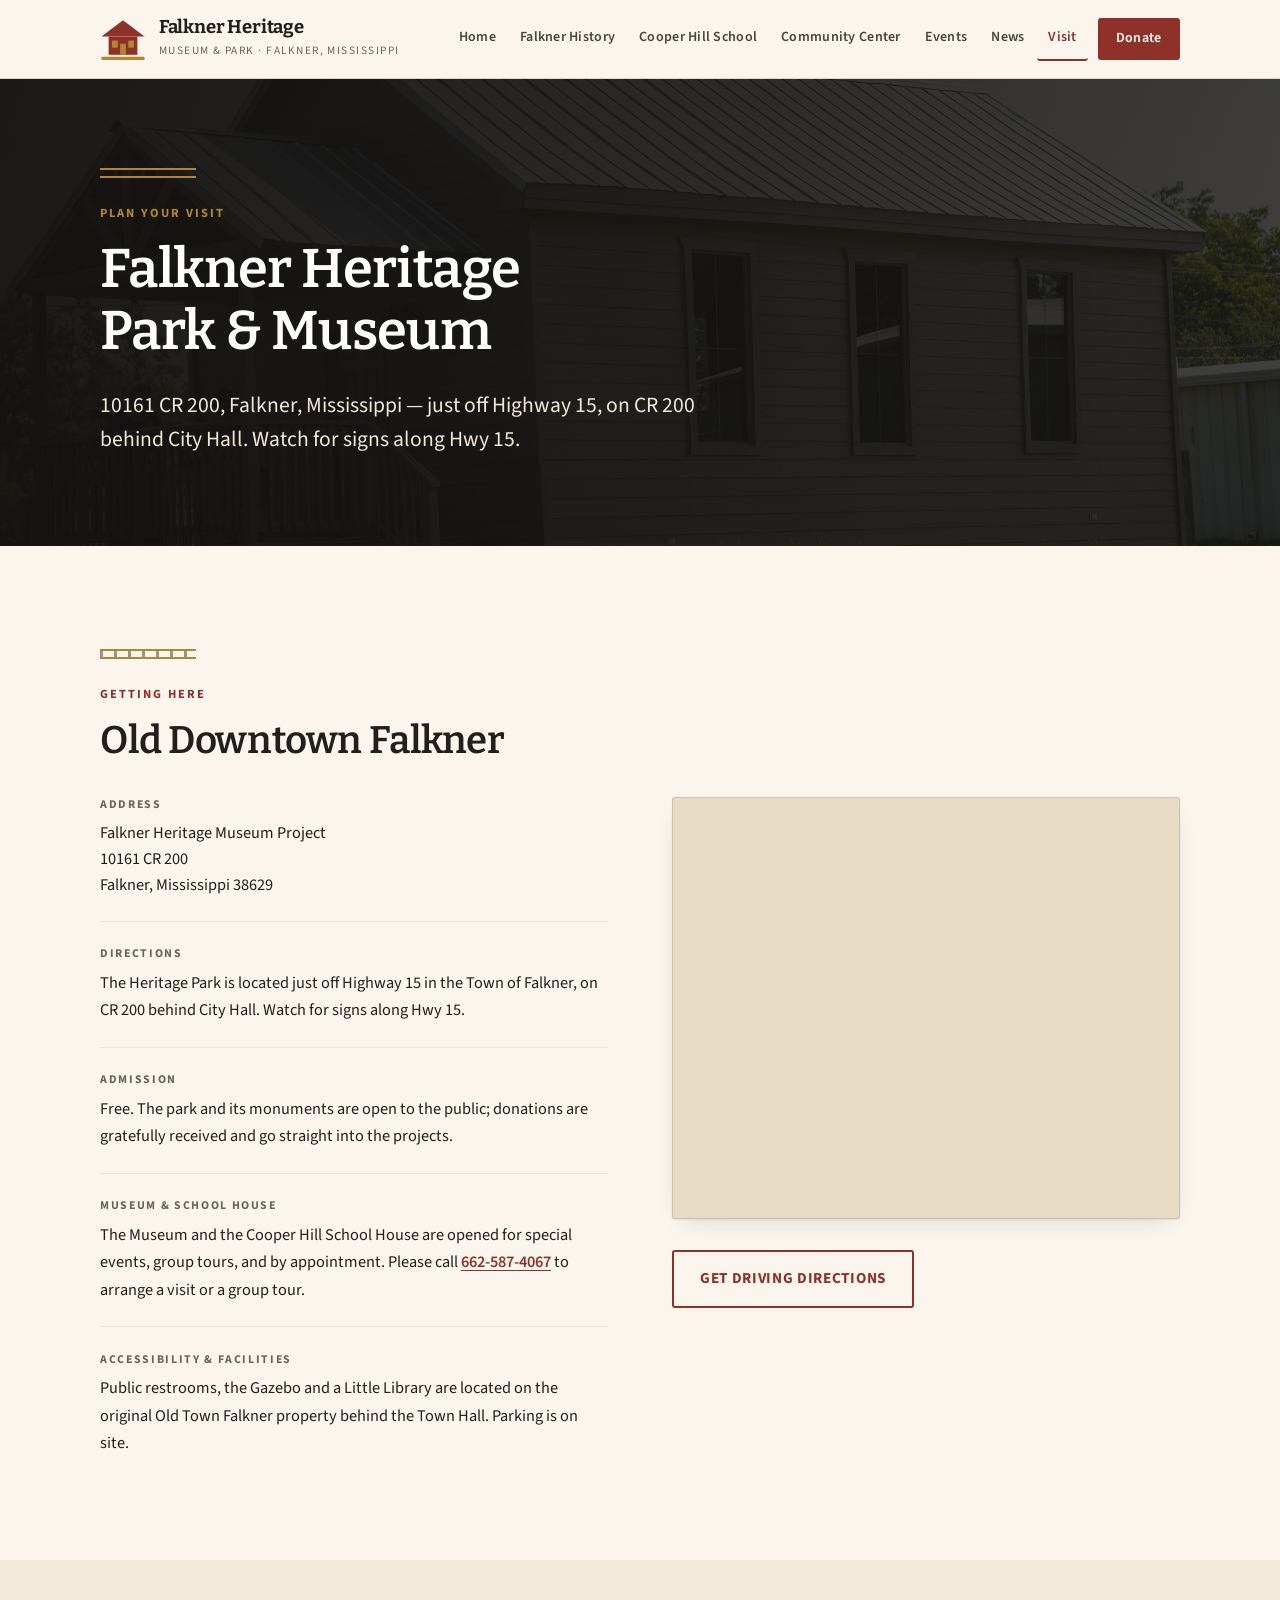
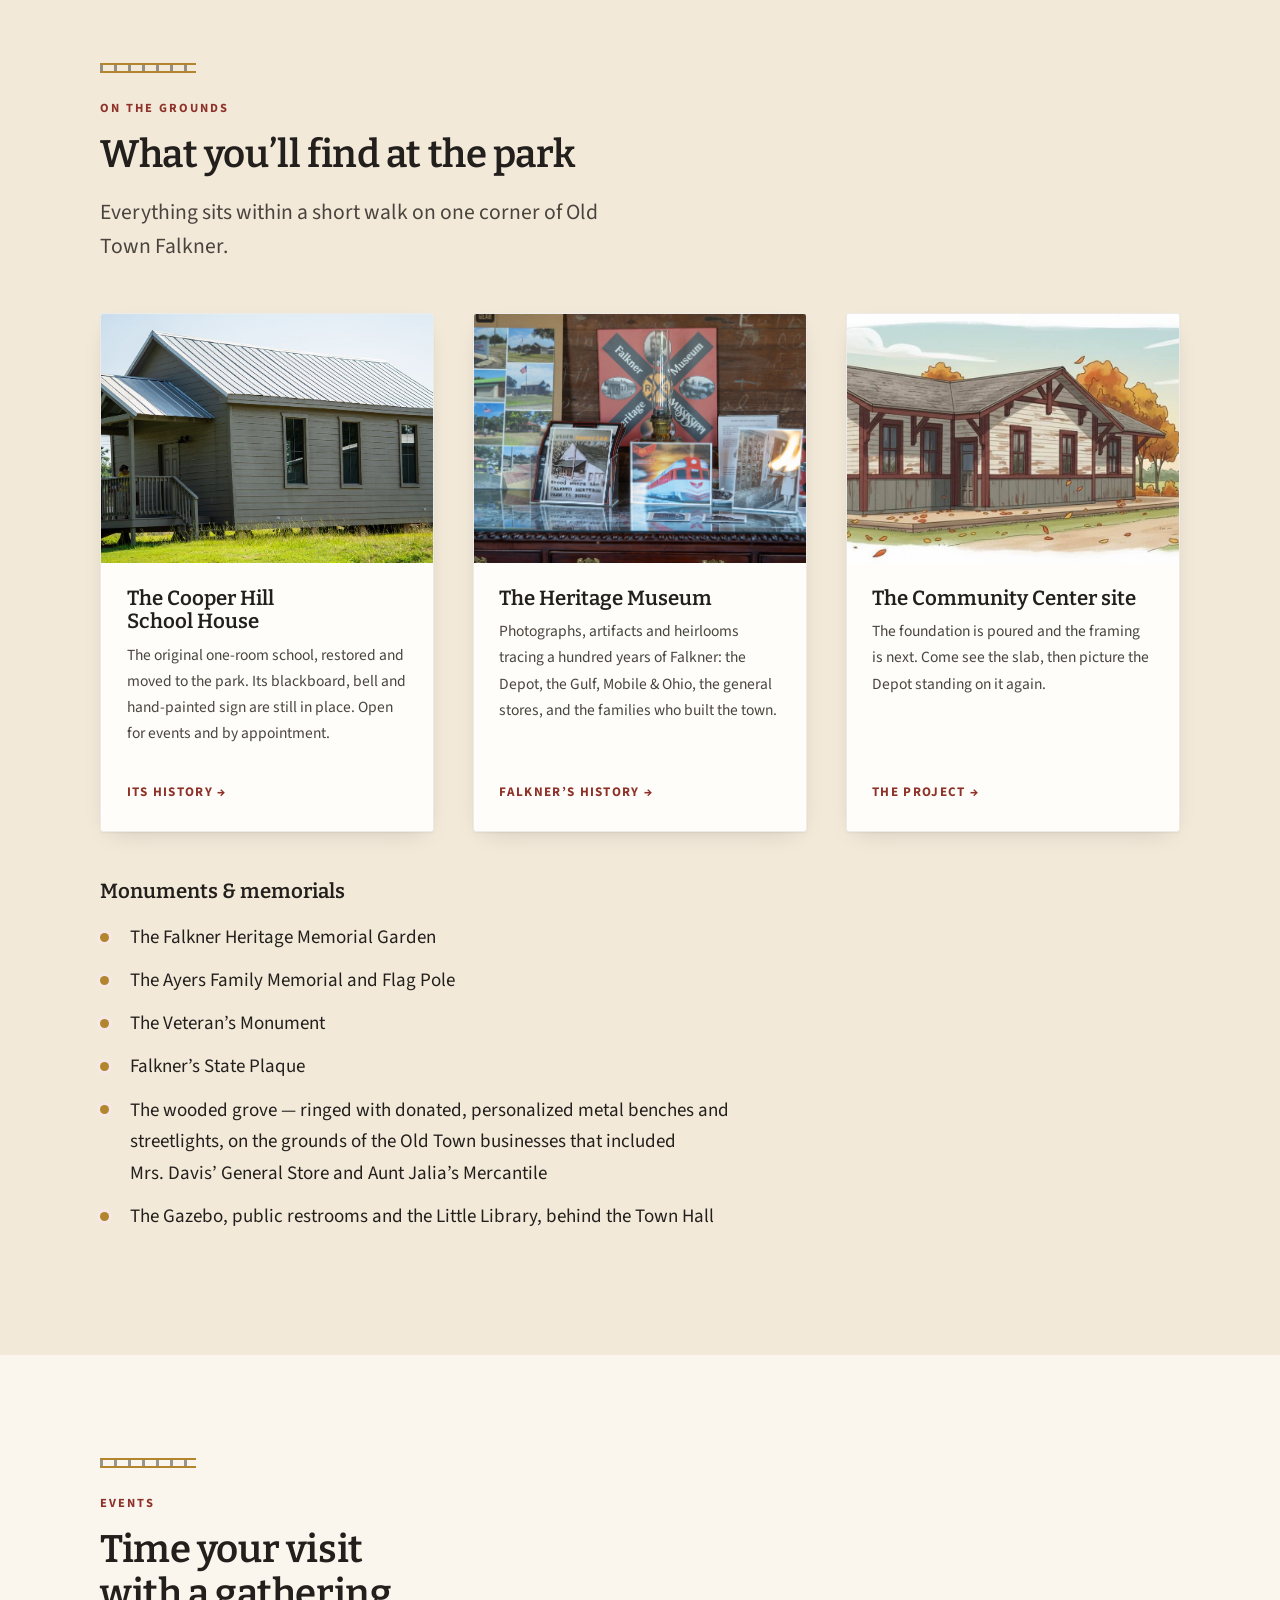
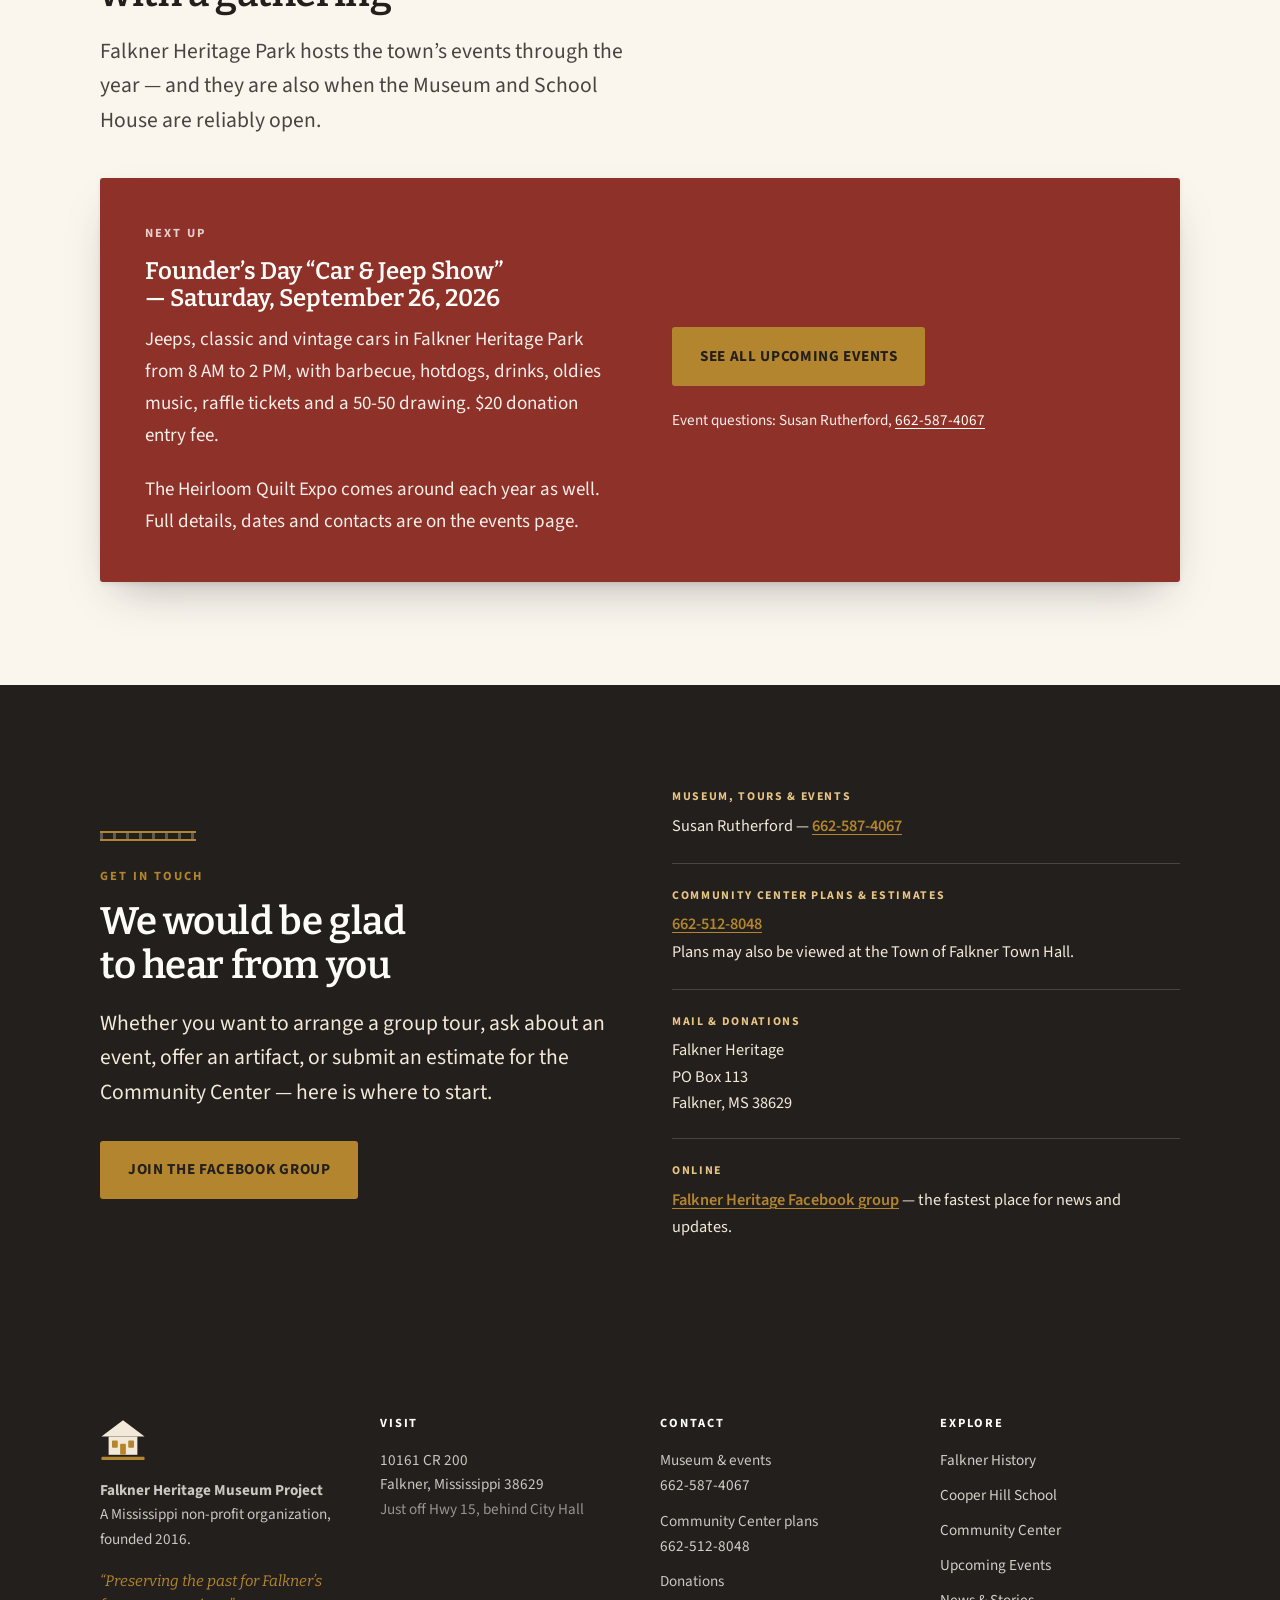
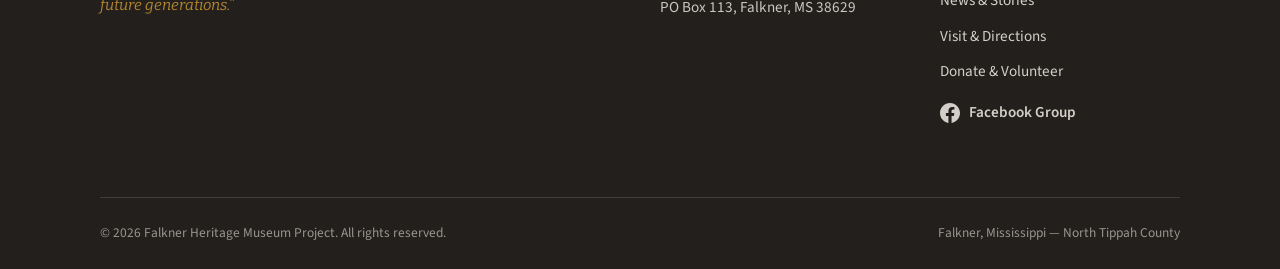
<file: visit.html>
<!DOCTYPE html>
<html lang="en">
<head>
<meta charset="utf-8">
<meta name="viewport" content="width=device-width, initial-scale=1">
<title>Visit Falkner Heritage Park &amp; Museum | Falkner, Mississippi</title>
<meta name="description" content="Visit Falkner Heritage Park &amp; Museum, 10161 CR 200, Falkner, Mississippi 38629 - just off Highway 15 on CR 200 behind City Hall. Directions, map and contact.">
<link rel="canonical" href="https://falknermsheritage.com/visit">
<meta name="robots" content="index, follow, max-image-preview:large, max-snippet:-1">
<meta name="author" content="Falkner Heritage Museum Project">
<meta name="geo.region" content="US-MS">
<meta name="geo.placename" content="Falkner, Tippah County, Mississippi">

<meta property="og:type" content="website">
<meta property="og:site_name" content="Falkner MS Heritage">
<meta property="og:locale" content="en_US">
<meta property="og:url" content="https://falknermsheritage.com/visit">
<meta property="og:title" content="Visit the Falkner Heritage Museum &amp; Park">
<meta property="og:description" content="10161 CR 200, Falkner, Mississippi - just off Highway 15, behind City Hall. Directions, hours and contact.">
<meta property="og:image" content="https://falknermsheritage.com/assets/img/og-falkner-heritage.jpg">
<meta property="og:image:alt" content="A collage of historic Falkner, Mississippi images: the Falkner Depot, Colonel William Falkner, a New Orleans, Mobile &amp; Chicago railroad ticket from Falkner to Tiplersville, the old schools and storefronts.">
<meta property="og:image:width" content="1200">
<meta property="og:image:height" content="630">
<meta name="twitter:card" content="summary_large_image">
<meta name="twitter:title" content="Visit the Falkner Heritage Museum &amp; Park">
<meta name="twitter:description" content="10161 CR 200, Falkner, Mississippi - just off Highway 15, behind City Hall. Directions, hours and contact.">
<meta name="twitter:image" content="https://falknermsheritage.com/assets/img/og-falkner-heritage.jpg">

<meta name="theme-color" content="#8e3129">
<link rel="icon" href="assets/img/favicon.svg" type="image/svg+xml">
<link rel="apple-touch-icon" href="assets/img/apple-touch-icon.png">
<link rel="manifest" href="site.webmanifest">
<link rel="alternate" type="application/rss+xml" title="Falkner Heritage news" href="https://falknermsheritage.com/blog/feed.xml">
<link rel="preconnect" href="https://fonts.googleapis.com">
<link rel="preconnect" href="https://fonts.gstatic.com" crossorigin>
<link href="https://fonts.googleapis.com/css2?family=Bitter:ital,wght@0,400;0,600;0,700;1,400&family=Source+Sans+3:ital,wght@0,400;0,600;0,700;1,400&display=swap" rel="stylesheet">
<link rel="stylesheet" href="assets/css/site.css">
<script type="application/ld+json">
{
  "@context": "https://schema.org",
  "@type": "BreadcrumbList",
  "itemListElement": [
    { "@type": "ListItem", "position": 1, "name": "Falkner MS Heritage", "item": "https://falknermsheritage.com/" },
    { "@type": "ListItem", "position": 2, "name": "Visit", "item": "https://falknermsheritage.com/visit" }
  ]
}
</script>
</head>
<body>
<a class="skip" href="#main">Skip to content</a>

<header class="site-header">
  <div class="wrap header-inner">
    <a class="brand" href="index.html">
      <svg class="mark" viewBox="0 0 48 48" role="img" aria-label="Falkner Heritage Museum">
        <g>
          <path class="mark-building" d="M24 4.5 46.5 21.5 1.5 21.5Z"/>
          <rect class="mark-building" x="9" y="21.5" width="30" height="19"/>
          <rect class="mark-accent" x="12.5" y="25.5" width="6" height="7.5" rx="1"/>
          <rect class="mark-accent" x="29.5" y="25.5" width="6" height="7.5" rx="1"/>
          <rect class="mark-accent" x="21" y="29" width="6" height="11.5" rx="1"/>
          <rect class="mark-accent" x="1.5" y="42.5" width="45" height="3.5" rx="1"/>
        </g>
      </svg>
      <span class="brand-text">
        <span class="brand-name">Falkner Heritage</span>
        <span class="brand-sub">Museum &amp; Park &middot; Falkner, Mississippi</span>
      </span>
    </a>

    <button class="nav-toggle" type="button" aria-expanded="false" aria-controls="site-nav">
      <span class="bars"><span></span></span> Menu
    </button>

    <nav id="site-nav" class="site-nav" aria-label="Main">
      <ul>
        <li><a href="index.html">Home</a></li>
        <li><a href="history.html">Falkner History</a></li>
        <li><a href="schoolhouse.html">Cooper Hill School</a></li>
        <li><a href="community-center.html">Community Center</a></li>
        <li><a href="events.html">Events</a></li>
        <li><a href="/blog">News</a></li>
        <li><a href="visit.html" aria-current="page">Visit</a></li>
        <li class="nav-cta"><a href="support.html">Donate</a></li>
      </ul>
    </nav>
  </div>
</header>

<main id="main">

  <section class="banner">
    <img class="banner-img" src="assets/img/schoolhouse-exterior.jpg" alt="" aria-hidden="true">
    <div class="banner-body">
      <div class="wrap">
        <div class="rail" aria-hidden="true"></div>
        <span class="kicker">Plan your visit</span>
        <h1>Falkner Heritage Park &amp; Museum</h1>
        <p class="lede">10161 CR 200, Falkner, Mississippi &mdash; just off Highway&nbsp;15, on CR&nbsp;200 behind City Hall. Watch for signs along Hwy&nbsp;15.</p>
      </div>
    </div>
  </section>

  <!-- ============ DIRECTIONS & DETAILS ============ -->
  <section class="section">
    <div class="wrap">
      <div class="split reveal">
        <div>
          <div class="rail" aria-hidden="true"></div>
          <span class="kicker">Getting here</span>
          <h2>Old Downtown Falkner</h2>

          <dl class="deflist" style="margin-top:2rem">
            <div>
              <dt>Address</dt>
              <dd>
                <address class="addr">
                  Falkner Heritage Museum Project<br>
                  10161 CR 200<br>
                  Falkner, Mississippi 38629
                </address>
              </dd>
            </div>
            <div>
              <dt>Directions</dt>
              <dd>The Heritage Park is located just off Highway&nbsp;15 in the Town of Falkner, on CR&nbsp;200 behind City Hall. Watch for signs along Hwy&nbsp;15.</dd>
            </div>
            <div>
              <dt>Admission</dt>
              <dd>Free. The park and its monuments are open to the public; donations are gratefully received and go straight into the projects.</dd>
            </div>
            <!-- EDIT ME: replace with your actual opening hours when they are set. -->
            <div>
              <dt>Museum &amp; School House</dt>
              <dd>The Museum and the Cooper Hill School House are opened for special events, group tours, and by appointment. Please call <a href="tel:+16625874067">662-587-4067</a> to arrange a visit or a group tour.</dd>
            </div>
            <div>
              <dt>Accessibility &amp; facilities</dt>
              <dd>Public restrooms, the Gazebo and a Little Library are located on the original Old Town Falkner property behind the Town Hall. Parking is on site.</dd>
            </div>
          </dl>
        </div>

        <div>
          <div class="map reveal">
            <iframe
              title="Map showing Falkner Heritage Museum at 10161 CR 200, Falkner, Mississippi"
              src="https://maps.google.com/maps?q=10161%20CR%20200%2C%20Falkner%2C%20MS%2038629&z=15&output=embed"
              loading="lazy"
              referrerpolicy="no-referrer-when-downgrade"
              allowfullscreen></iframe>
          </div>
          <div class="btn-row">
            <a class="btn btn--ghost" href="https://www.google.com/maps/dir/?api=1&destination=10161+CR+200,+Falkner,+MS+38629" target="_blank" rel="noopener">Get driving directions</a>
          </div>
        </div>
      </div>
    </div>
  </section>

  <!-- ============ WHAT TO SEE ============ -->
  <section class="section section--paper2">
    <div class="wrap">
      <div class="reveal" style="max-width:60ch">
        <div class="rail" aria-hidden="true"></div>
        <span class="kicker">On the grounds</span>
        <h2>What you&rsquo;ll find at the park</h2>
        <p class="lede">Everything sits within a short walk on one corner of Old Town Falkner.</p>
      </div>

      <div class="grid grid--3 reveal" style="margin-top:3rem">
        <article class="card">
          <div class="card-media">
            <img src="assets/img/schoolhouse-exterior-sm.jpg" alt="The restored Cooper Hill School House with its metal roof and covered porch." loading="lazy" width="1200" height="675">
          </div>
          <div class="card-body">
            <h3>The Cooper Hill School House</h3>
            <p>The original one-room school, restored and moved to the park. Its blackboard, bell and hand-painted sign are still in place. Open for events and by appointment.</p>
            <a class="card-link" href="schoolhouse.html">Its history</a>
          </div>
        </article>

        <article class="card">
          <div class="card-media">
            <img src="assets/img/museum-display.jpg" alt="Museum display of Falkner railroad memorabilia, depot photographs and heirlooms." loading="lazy" width="1800" height="1013">
          </div>
          <div class="card-body">
            <h3>The Heritage Museum</h3>
            <p>Photographs, artifacts and heirlooms tracing a hundred years of Falkner: the Depot, the Gulf, Mobile &amp; Ohio, the general stores, and the families who built the town.</p>
            <a class="card-link" href="history.html">Falkner&rsquo;s history</a>
          </div>
        </article>

        <article class="card">
          <div class="card-media">
            <img src="assets/img/community-center-rendering.jpg" alt="Rendering of the Falkner Heritage Community Center under construction." loading="lazy" width="1696" height="608">
          </div>
          <div class="card-body">
            <h3>The Community Center site</h3>
            <p>The foundation is poured and the framing is next. Come see the slab, then picture the Depot standing on it again.</p>
            <a class="card-link" href="community-center.html">The project</a>
          </div>
        </article>
      </div>

      <div class="reveal" style="margin-top:3rem;max-width:70ch">
        <h3>Monuments &amp; memorials</h3>
        <ul class="ticks">
          <li>The Falkner Heritage Memorial Garden</li>
          <li>The Ayers Family Memorial and Flag Pole</li>
          <li>The Veteran&rsquo;s Monument</li>
          <li>Falkner&rsquo;s State Plaque</li>
          <li>The wooded grove &mdash; ringed with donated, personalized metal benches and streetlights, on the grounds of the Old Town businesses that included Mrs.&nbsp;Davis&rsquo; General Store and Aunt Jalia&rsquo;s Mercantile</li>
          <li>The Gazebo, public restrooms and the Little Library, behind the Town Hall</li>
        </ul>
      </div>
    </div>
  </section>

  <!-- ============ EVENTS ============ -->
  <section class="section">
    <div class="wrap">
      <div class="reveal" style="max-width:60ch">
        <div class="rail" aria-hidden="true"></div>
        <span class="kicker">Events</span>
        <h2>Time your visit with a gathering</h2>
        <p class="lede">Falkner Heritage Park hosts the town&rsquo;s events through the year &mdash; and they are also when the Museum and School House are reliably open.</p>
      </div>

      <div class="callout reveal" style="margin-top:2.5rem">
        <div class="split">
          <div>
            <span class="kicker">Next up</span>
            <h3 style="font-size:1.5rem">Founder&rsquo;s Day &ldquo;Car &amp; Jeep Show&rdquo; &mdash; Saturday, September 26, 2026</h3>
            <p>Jeeps, classic and vintage cars in Falkner Heritage Park from 8&nbsp;AM to 2&nbsp;PM, with barbecue, hotdogs, drinks, oldies music, raffle tickets and a 50-50 drawing. $20 donation entry fee.</p>
            <p>The Heirloom Quilt Expo comes around each year as well. Full details, dates and contacts are on the events page.</p>
          </div>
          <div>
            <div class="btn-row" style="margin-top:0">
              <a class="btn btn--brass" href="events.html">See all upcoming events</a>
            </div>
            <p style="margin-top:1.4rem;font-size:.95rem">Event questions: Susan Rutherford, <a href="tel:+16625874067">662-587-4067</a></p>
          </div>
        </div>
      </div>
    </div>
  </section>

  <!-- ============ CONTACT ============ -->
  <section class="section section--ink">
    <div class="wrap">
      <div class="split reveal">
        <div>
          <div class="rail" aria-hidden="true"></div>
          <span class="kicker">Get in touch</span>
          <h2>We would be glad to hear from you</h2>
          <p class="lede" style="color:var(--paper-2)">Whether you want to arrange a group tour, ask about an event, offer an artifact, or submit an estimate for the Community Center &mdash; here is where to start.</p>
          <div class="btn-row">
            <a class="btn btn--brass" href="https://www.facebook.com/groups/1320477038065060" target="_blank" rel="noopener">Join the Facebook group</a>
          </div>
        </div>
        <div>
          <dl class="deflist">
            <div>
              <dt>Museum, tours &amp; events</dt>
              <dd>Susan Rutherford &mdash; <a href="tel:+16625874067">662-587-4067</a></dd>
            </div>
            <div>
              <dt>Community Center plans &amp; estimates</dt>
              <dd><a href="tel:+16625128048">662-512-8048</a><br>Plans may also be viewed at the Town of Falkner Town Hall.</dd>
            </div>
            <div>
              <dt>Mail &amp; donations</dt>
              <dd>
                <address class="addr">
                  Falkner Heritage<br>
                  PO Box 113<br>
                  Falkner, MS 38629
                </address>
              </dd>
            </div>
            <div>
              <dt>Online</dt>
              <dd><a href="https://www.facebook.com/groups/1320477038065060" target="_blank" rel="noopener">Falkner Heritage Facebook group</a> &mdash; the fastest place for news and updates.</dd>
            </div>
          </dl>
        </div>
      </div>
    </div>
  </section>

</main>

<footer class="site-footer">
  <div class="wrap">
    <div class="footer-grid">
      <div class="footer-brand">
        <svg class="mark" viewBox="0 0 48 48" aria-hidden="true">
          <g>
          <path class="mark-building" d="M24 4.5 46.5 21.5 1.5 21.5Z"/>
          <rect class="mark-building" x="9" y="21.5" width="30" height="19"/>
          <rect class="mark-accent" x="12.5" y="25.5" width="6" height="7.5" rx="1"/>
          <rect class="mark-accent" x="29.5" y="25.5" width="6" height="7.5" rx="1"/>
          <rect class="mark-accent" x="21" y="29" width="6" height="11.5" rx="1"/>
          <rect class="mark-accent" x="1.5" y="42.5" width="45" height="3.5" rx="1"/>
        </g>
        </svg>
        <p><strong>Falkner Heritage Museum Project</strong><br>A Mississippi non-profit organization, founded 2016.</p>
        <p class="footer-tagline">&ldquo;Preserving the past for Falkner&rsquo;s future generations.&rdquo;</p>
      </div>
      <div>
        <h4>Visit</h4>
        <address class="addr footer-list">
          10161 CR 200<br>
          Falkner, Mississippi 38629<br>
          <span style="color:rgba(250,246,238,.55)">Just off Hwy 15, behind City Hall</span>
        </address>
      </div>
      <div>
        <h4>Contact</h4>
        <ul class="footer-list">
          <li>Museum &amp; events<br><a href="tel:+16625874067">662-587-4067</a></li>
          <li>Community Center plans<br><a href="tel:+16625128048">662-512-8048</a></li>
          <li>Donations<br>PO Box 113, Falkner, MS 38629</li>
        </ul>
      </div>
      <div>
        <h4>Explore</h4>
        <ul class="footer-list">
          <li><a href="history.html">Falkner History</a></li>
          <li><a href="schoolhouse.html">Cooper Hill School</a></li>
          <li><a href="community-center.html">Community Center</a></li>
          <li><a href="events.html">Upcoming Events</a></li>
          <li><a href="/blog">News &amp; Stories</a></li>
          <li><a href="visit.html">Visit &amp; Directions</a></li>
          <li><a href="support.html">Donate &amp; Volunteer</a></li>
          <li style="margin-top:1rem">
            <a class="fb-link" href="https://www.facebook.com/groups/1320477038065060" target="_blank" rel="noopener">
              <svg viewBox="0 0 24 24" aria-hidden="true"><path d="M24 12.07C24 5.4 18.63 0 12 0S0 5.4 0 12.07C0 18.1 4.39 23.1 10.13 24v-8.44H7.08v-3.49h3.05V9.41c0-3.02 1.79-4.69 4.53-4.69 1.31 0 2.68.24 2.68.24v2.96h-1.51c-1.49 0-1.96.93-1.96 1.89v2.26h3.33l-.53 3.49h-2.8V24C19.61 23.1 24 18.1 24 12.07z"/></svg>
              Facebook Group
            </a>
          </li>
        </ul>
      </div>
    </div>
    <div class="footer-bottom">
      <span>&copy; <span id="year">2026</span> Falkner Heritage Museum Project. All rights reserved.</span>
      <span>Falkner, Mississippi &mdash; North Tippah County</span>
    </div>
  </div>
</footer>

<script src="assets/js/site.js" defer></script>
<script>document.getElementById('year').textContent = new Date().getFullYear();</script>
</body>
</html>
</file>
<file: assets/css/site.css>
/* ==========================================================================
   Falkner Heritage Museum — site stylesheet
   Design language: the Falkner Depot. Boxcar red, aged brass, rail rules.
   ========================================================================== */

/* --- 1. Tokens ---------------------------------------------------------- */

:root {
  /* Colour */
  --ink:        #221f1c;
  --ink-soft:   #4a443e;
  --ink-faint:  #6b645a;   /* darkened to clear 4.5:1 on paper for small caps */

  --depot:      #8e3129;   /* boxcar red — primary */
  --depot-dark: #67221c;
  --depot-tint: #f6e9e5;

  --brass:      #b3852f;   /* aged brass — accent */
  --brass-dark: #7d5b19;   /* text-safe brass (>=4.5:1 on paper) */
  --brass-light:#e8c583;   /* text-safe brass on the depot-red and ink backgrounds */

  --pine:       #3d5443;   /* park green — tertiary */

  --paper:      #faf6ee;
  --paper-2:    #f2e9d9;
  --paper-3:    #e7dbc5;
  --white:      #fffdf9;

  --rule:       rgba(34, 31, 28, 0.14);
  --rule-soft:  rgba(34, 31, 28, 0.08);

  /* Type */
  --font-display: "Bitter", "Bookman Old Style", Georgia, "Times New Roman", serif;
  --font-body:    "Source Sans 3", "Segoe UI", -apple-system, BlinkMacSystemFont, Helvetica, Arial, sans-serif;

  /* Space */
  --wrap:    1160px;
  --wrap-nr: 760px;   /* narrow — reading measure */
  --gut:     clamp(1.25rem, 4vw, 2.5rem);
  --sect:    clamp(3.5rem, 8vw, 6.5rem);

  --radius: 3px;
  --shadow:      0 1px 2px rgba(34, 31, 28, .06), 0 8px 24px -12px rgba(34, 31, 28, .22);
  --shadow-lift: 0 2px 4px rgba(34, 31, 28, .08), 0 20px 44px -18px rgba(34, 31, 28, .34);
}

/* --- 2. Reset ----------------------------------------------------------- */

*, *::before, *::after { box-sizing: border-box; }

html { -webkit-text-size-adjust: 100%; scroll-behavior: smooth; }
@media (prefers-reduced-motion: reduce) { html { scroll-behavior: auto; } }

body {
  margin: 0;
  background: var(--paper);
  color: var(--ink);
  font-family: var(--font-body);
  font-size: clamp(1.0625rem, 0.42vw + 0.96rem, 1.1875rem);
  line-height: 1.68;
  -webkit-font-smoothing: antialiased;
  text-rendering: optimizeLegibility;
}

img, svg, picture, iframe { display: block; max-width: 100%; }
img { height: auto; }

h1, h2, h3, h4 {
  font-family: var(--font-display);
  font-weight: 600;
  line-height: 1.14;
  letter-spacing: -0.011em;
  margin: 0 0 0.5em;
  color: var(--ink);
  text-wrap: balance;
}

h1 { font-size: clamp(2.1rem, 5.2vw, 3.4rem); }
h2 { font-size: clamp(1.7rem, 3.4vw, 2.4rem); }
h3 { font-size: clamp(1.2rem, 1.6vw, 1.4rem); letter-spacing: 0; }
h4 { font-size: 1.05rem; letter-spacing: 0; }

p { margin: 0 0 1.15em; text-wrap: pretty; }
p:last-child { margin-bottom: 0; }

a { color: var(--depot); text-decoration-thickness: 1px; text-underline-offset: 3px; }
a:hover { color: var(--depot-dark); }

:focus-visible {
  outline: 3px solid var(--brass);
  outline-offset: 3px;
  border-radius: 2px;
}

hr { border: 0; border-top: 1px solid var(--rule); margin: 2.5rem 0; }

/* --- 3. Layout helpers -------------------------------------------------- */

.wrap {
  width: 100%;
  max-width: var(--wrap);
  margin-inline: auto;
  padding-inline: var(--gut);
}
.wrap--narrow { max-width: calc(var(--wrap-nr) + var(--gut) * 2); }

.section { padding-block: var(--sect); }
.section--tight { padding-block: clamp(2.5rem, 5vw, 4rem); }
.section--paper2 { background: var(--paper-2); }
.section--ink { background: var(--ink); color: var(--paper-2); }
.section--ink h2, .section--ink h3 { color: var(--white); }
/* :not(.btn) so buttons keep the colours their own modifier sets. */
.section--ink a:not(.btn) { color: var(--brass); }

.skip {
  position: absolute; left: -9999px;
  background: var(--ink); color: var(--white);
  padding: .75rem 1.25rem; z-index: 999; border-radius: 0 0 var(--radius) 0;
}
.skip:focus { left: 0; top: 0; }

/* --- 4. Ornaments: the rail rule & crossbuck ---------------------------- */

/* A short length of track, used as a section ornament. */
.rail {
  position: relative;
  height: 12px;
  width: 96px;
  margin-bottom: 1.5rem;
  background:
    repeating-linear-gradient(90deg,
      rgba(34, 31, 28, .45) 0 3px,
      transparent 3px 14px);
  background-position: 0 3px;
  background-size: 100% 6px;
  background-repeat: repeat-x;
}
.rail::before, .rail::after {
  content: ""; position: absolute; left: 0; right: 0;
  height: 2px; background: var(--brass);
}
.rail::before { top: 1px; }
.rail::after  { bottom: 1px; }
.rail--center { margin-inline: auto; }
.rail--wide   { width: 100%; }

.section--ink .rail {
  background-image: repeating-linear-gradient(90deg, rgba(250, 246, 238, .28) 0 3px, transparent 3px 13px);
}

/* Depot mark — the gabled station roofline the Community Center replicates. */
.mark { width: 46px; height: 46px; flex: none; color: var(--depot); }
.mark .mark-building { fill: currentColor; }
.mark .mark-accent   { fill: var(--brass); }

/* --- 5. Typographic accents --------------------------------------------- */

.kicker {
  display: block;
  font-family: var(--font-body);
  font-size: .78rem;
  font-weight: 700;
  letter-spacing: .16em;
  text-transform: uppercase;
  color: var(--depot);
  margin-bottom: .85rem;
}
.section--ink .kicker { color: var(--brass); }

.lede {
  font-size: clamp(1.15rem, 1.1vw + .95rem, 1.35rem);
  line-height: 1.6;
  color: var(--ink-soft);
}

.prose > * + h2 { margin-top: 2.4em; }
.prose > * + h3 { margin-top: 2em; }
.prose ul, .prose ol { margin: 0 0 1.15em; padding-left: 1.3em; }
.prose li { margin-bottom: .45em; }
.prose li::marker { color: var(--brass-dark); }

/* Pull quote / historical note */
.note {
  border-left: 3px solid var(--brass);
  background: var(--paper-2);
  padding: 1.4rem 1.6rem;
  margin: 2rem 0;
  font-size: .98em;
}
.note h4 { margin-bottom: .35em; color: var(--depot-dark); }
.section--paper2 .note { background: var(--white); }

/* --- 6. Buttons ---------------------------------------------------------- */

.btn {
  display: inline-flex;
  align-items: center;
  gap: .55em;
  font-family: var(--font-body);
  font-size: .95rem;
  font-weight: 700;
  letter-spacing: .045em;
  text-transform: uppercase;
  text-decoration: none;
  padding: .95em 1.7em;
  border: 2px solid var(--depot);
  border-radius: var(--radius);
  background: var(--depot);
  color: var(--white);
  cursor: pointer;
  transition: background .18s ease, border-color .18s ease, color .18s ease, transform .18s ease;
}
.btn:hover { background: var(--depot-dark); border-color: var(--depot-dark); color: var(--white); transform: translateY(-1px); }

.btn--ghost { background: transparent; color: var(--depot); }
.btn--ghost:hover { background: var(--depot); color: var(--white); }

.btn--light { background: transparent; border-color: rgba(250,246,238,.5); color: var(--white); }
.btn--light:hover { background: var(--white); border-color: var(--white); color: var(--ink); transform: translateY(-1px); }

.btn--brass { background: var(--brass); border-color: var(--brass); color: var(--ink); }
.btn--brass:hover { background: var(--brass-dark); border-color: var(--brass-dark); color: var(--white); }

.btn-row { display: flex; flex-wrap: wrap; gap: .85rem; margin-top: 1.9rem; }

@media (prefers-reduced-motion: reduce) { .btn:hover { transform: none; } }

/* --- 7. Header & navigation ---------------------------------------------- */

.site-header {
  position: sticky; top: 0; z-index: 60;
  background: rgba(250, 246, 238, .96);
  backdrop-filter: saturate(140%) blur(6px);
  border-bottom: 1px solid var(--rule);
}
.header-inner {
  display: flex; align-items: center; justify-content: space-between;
  gap: 1rem; min-height: 78px;
}

.brand { display: flex; align-items: center; gap: .8rem; text-decoration: none; color: inherit; }
.brand-name {
  display: block;
  font-family: var(--font-display);
  font-weight: 700;
  font-size: 1.16rem;
  letter-spacing: -.01em;
  line-height: 1.15;
  color: var(--ink);
}
.brand-sub {
  display: block;
  font-size: .705rem;
  letter-spacing: .13em;
  text-transform: uppercase;
  color: var(--ink-faint);
  margin-top: .18rem;
}

.site-nav ul {
  display: flex; align-items: center; gap: .1rem;
  flex-wrap: nowrap;
  list-style: none; margin: 0; padding: 0;
}
.site-nav a {
  display: block;
  white-space: nowrap;
  padding: .55rem .7rem;
  font-size: .875rem;
  font-weight: 600;
  letter-spacing: .02em;
  text-decoration: none;
  color: var(--ink-soft);
  border-radius: var(--radius);
  border-bottom: 2px solid transparent;
}
.site-nav a:hover { color: var(--depot); background: var(--paper-2); }
.site-nav a[aria-current="page"] { color: var(--depot); border-bottom-color: var(--depot); }
.site-nav .nav-cta a {
  margin-left: .5rem; padding: .6rem 1.15rem;
  background: var(--depot); color: var(--white); border-bottom: 0;
}
.site-nav .nav-cta a:hover { background: var(--depot-dark); color: var(--white); }

.nav-toggle {
  display: none;
  align-items: center; gap: .5rem;
  background: none; border: 1px solid var(--rule); border-radius: var(--radius);
  padding: .55rem .8rem; cursor: pointer;
  font-family: var(--font-body); font-size: .8rem; font-weight: 700;
  letter-spacing: .1em; text-transform: uppercase; color: var(--ink);
}
.nav-toggle .bars { display: block; width: 18px; height: 12px; position: relative; }
.nav-toggle .bars::before,
.nav-toggle .bars::after,
.nav-toggle .bars span {
  content: ""; position: absolute; left: 0; right: 0; height: 2px;
  background: var(--ink); transition: transform .2s ease, opacity .2s ease;
}
.nav-toggle .bars::before { top: 0; }
.nav-toggle .bars span    { top: 5px; }
.nav-toggle .bars::after  { top: 10px; }
.nav-toggle[aria-expanded="true"] .bars::before { transform: translateY(5px) rotate(45deg); }
.nav-toggle[aria-expanded="true"] .bars span    { opacity: 0; }
.nav-toggle[aria-expanded="true"] .bars::after  { transform: translateY(-5px) rotate(-45deg); }

@media (max-width: 1120px) {
  .nav-toggle { display: inline-flex; }
  .site-nav {
    position: absolute; left: 0; right: 0; top: 100%;
    background: var(--paper);
    border-bottom: 1px solid var(--rule);
    box-shadow: var(--shadow);
    display: none;
  }
  .site-nav.is-open { display: block; }
  .site-nav ul { flex-direction: column; align-items: stretch; gap: 0; flex-wrap: wrap; padding: .6rem var(--gut) 1.2rem; }
  .site-nav a { padding: .85rem .2rem; border-bottom: 1px solid var(--rule-soft); border-radius: 0; font-size: 1rem; }
  .site-nav a[aria-current="page"] { border-bottom-color: var(--depot); }
  .site-nav .nav-cta a { margin: .9rem 0 0; text-align: center; border-bottom: 0; }
}

@media (max-width: 420px) {
  .brand-sub { display: none; }
  .mark { width: 38px; height: 38px; }
}

/* --- 8. Hero -------------------------------------------------------------- */

.hero {
  position: relative;
  min-height: clamp(460px, 74vh, 680px);
  display: flex; align-items: flex-end;
  background: var(--ink);
  overflow: hidden;
}
.hero-img {
  position: absolute; inset: 0;
  width: 100%; height: 100%; object-fit: cover;
  object-position: 55% 42%;
  opacity: .72;
}
.hero::after {
  content: ""; position: absolute; inset: 0;
  background: linear-gradient(to top,
    rgba(20, 18, 16, .90) 0%,
    rgba(20, 18, 16, .62) 38%,
    rgba(20, 18, 16, .18) 72%,
    rgba(20, 18, 16, .30) 100%);
}
.hero-body { position: relative; z-index: 2; padding-block: clamp(2.5rem, 6vw, 4.5rem); width: 100%; }
.hero h1 { color: var(--white); max-width: 15ch; margin-bottom: .45em; }
.hero .kicker { color: var(--brass); }
.hero-tagline {
  font-family: var(--font-display);
  font-style: italic;
  font-size: clamp(1.15rem, 1.5vw, 1.45rem);
  color: var(--paper-2);
  max-width: 34ch;
  line-height: 1.45;
  margin: 0;
}

/* Compact page banner for interior pages */
.banner {
  position: relative;
  background: var(--ink);
  overflow: hidden;
  padding-block: clamp(3rem, 8vw, 5.5rem);
}
.banner-img {
  position: absolute; inset: 0;
  width: 100%; height: 100%; object-fit: cover; opacity: .38;
}
.banner::after {
  content: ""; position: absolute; inset: 0;
  background: linear-gradient(105deg, rgba(20,18,16,.92) 0%, rgba(20,18,16,.72) 55%, rgba(20,18,16,.5) 100%);
}
.banner-body { position: relative; z-index: 2; }
.banner h1 { color: var(--white); max-width: 20ch; }
.banner .kicker { color: var(--brass); }
.banner .lede { color: var(--paper-2); max-width: 56ch; }
.banner--plain { background: var(--depot-dark); }

/* --- 9. Grids & cards ----------------------------------------------------- */

.grid { display: grid; gap: clamp(1.5rem, 3vw, 2.4rem); }
.grid--2 { grid-template-columns: repeat(auto-fit, minmax(min(100%, 300px), 1fr)); }
.grid--3 { grid-template-columns: repeat(auto-fit, minmax(min(100%, 265px), 1fr)); }

.card {
  background: var(--white);
  border: 1px solid var(--rule-soft);
  border-radius: var(--radius);
  box-shadow: var(--shadow);
  overflow: hidden;
  display: flex; flex-direction: column;
  transition: box-shadow .22s ease, transform .22s ease;
}
.card-media { aspect-ratio: 4 / 3; overflow: hidden; background: var(--paper-3); }
.card-media img { width: 100%; height: 100%; object-fit: cover; transition: transform .5s ease; }
.card:hover { box-shadow: var(--shadow-lift); transform: translateY(-3px); }
.card:hover .card-media img { transform: scale(1.035); }
.card-body { padding: 1.5rem 1.6rem 1.7rem; display: flex; flex-direction: column; flex: 1; }
/* Cards carry their own colours so they stay legible on any section background. */
.card-body h3 { margin-bottom: .5rem; color: var(--ink); }
.card-body p { font-size: .97rem; color: var(--ink-soft); }
.card .card-link {
  margin-top: auto; padding-top: 1.1rem;
  font-size: .82rem; font-weight: 700; letter-spacing: .1em; text-transform: uppercase;
  text-decoration: none; color: var(--depot);
}
.card-link::after { content: " →"; }
.card:hover .card-link { color: var(--depot-dark); }

@media (prefers-reduced-motion: reduce) {
  .card:hover { transform: none; }
  .card:hover .card-media img { transform: none; }
}

/* Split: image beside text */
.split {
  display: grid;
  gap: clamp(2rem, 5vw, 4rem);
  align-items: center;
  grid-template-columns: 1fr;
}
@media (min-width: 860px) {
  .split { grid-template-columns: 1fr 1fr; }
  .split--wide-media { grid-template-columns: 1.15fr 1fr; }
  .split--portrait { grid-template-columns: minmax(240px, 320px) 1fr; align-items: start; }
  .split--reverse .split-media { order: 2; }
}

/* A small archival photograph, matted like a framed print. Capped at its own
   native width so a low-resolution scan is never upscaled. */
.portrait { margin: 0; max-width: 320px; }
.portrait img {
  width: 100%;
  background: var(--white);
  border: 9px solid var(--white);
  border-radius: 2px;
  box-shadow: var(--shadow-lift);
}
.portrait figcaption {
  margin-top: 1rem;
  font-size: .85rem;
  line-height: 1.5;
  color: var(--ink-faint);
  border-left: 2px solid var(--brass);
  padding-left: .8rem;
}
@media (max-width: 859px) { .portrait { margin-inline: auto; } }
.split-media img {
  width: 100%;
  border-radius: var(--radius);
  box-shadow: var(--shadow-lift);
}

/* Framed photo with caption */
.figure { margin: 2.5rem 0; }
.figure img { width: 100%; border-radius: var(--radius); box-shadow: var(--shadow); }
.figure figcaption {
  margin-top: .8rem;
  font-size: .875rem;
  color: var(--ink-faint);
  border-left: 2px solid var(--brass);
  padding-left: .8rem;
  line-height: 1.5;
}

/* --- 10. Facts strip ------------------------------------------------------ */

.facts {
  display: grid;
  grid-template-columns: repeat(auto-fit, minmax(min(100%, 190px), 1fr));
  gap: 1px;
  background: var(--rule);
  border: 1px solid var(--rule);
  border-radius: var(--radius);
  overflow: hidden;
}
.fact { background: var(--paper); padding: 1.6rem 1.4rem; text-align: center; }
.section--paper2 .fact { background: var(--paper-2); }
.fact dt {
  font-size: .74rem; font-weight: 700; letter-spacing: .14em; text-transform: uppercase;
  color: var(--ink-faint); margin-bottom: .5rem;
}
.fact dd {
  margin: 0;
  font-family: var(--font-display);
  font-size: clamp(1.5rem, 2.4vw, 2rem);
  font-weight: 700;
  color: var(--depot);
  line-height: 1.1;
}
.fact dd small { display: block; font-family: var(--font-body); font-size: .82rem; font-weight: 400; color: var(--ink-soft); letter-spacing: 0; margin-top: .35rem; }

/* --- 11. Timeline (rendered as a rail line) -------------------------------- */

.timeline { position: relative; margin: 3rem 0 0; padding: 0 0 0 3.2rem; list-style: none; }
.timeline::before {
  content: ""; position: absolute; left: 12px; top: 6px; bottom: 6px; width: 6px;
  background:
    linear-gradient(var(--brass), var(--brass)) left / 2px 100% no-repeat,
    linear-gradient(var(--brass), var(--brass)) right / 2px 100% no-repeat,
    repeating-linear-gradient(180deg, rgba(34,31,28,.28) 0 3px, transparent 3px 14px);
}
.timeline > li { position: relative; padding-bottom: 2.6rem; }
.timeline > li:last-child { padding-bottom: 0; }
.timeline > li::before {
  content: ""; position: absolute; left: -2.55rem; top: .42em;
  width: 15px; height: 15px; border-radius: 50%;
  background: var(--depot);
  border: 3px solid var(--paper);
  box-shadow: 0 0 0 2px var(--depot);
}
.section--paper2 .timeline > li::before { border-color: var(--paper-2); }
.timeline .t-year {
  display: block;
  font-family: var(--font-display);
  font-size: 1.4rem; font-weight: 700;
  color: var(--depot); line-height: 1.2; margin-bottom: .2rem;
}
.timeline .t-title { display: block; font-weight: 700; margin-bottom: .35rem; }
.timeline p { font-size: .98rem; color: var(--ink-soft); }

/* --- 12. Phase tracker ----------------------------------------------------- */

.phases { display: grid; gap: 1.25rem; margin-top: 2.5rem; list-style: none; padding: 0; }
@media (min-width: 800px) { .phases { grid-template-columns: repeat(3, 1fr); } }

.phase {
  position: relative;
  background: var(--white);
  border: 1px solid var(--rule);
  border-top: 4px solid var(--rule);
  border-radius: var(--radius);
  padding: 1.6rem 1.5rem;
}
/* Phase cards also self-contain their colours (they appear on dark sections too). */
.phase h3 { margin-bottom: .4rem; font-size: 1.15rem; color: var(--ink); }
.phase p { font-size: .95rem; color: var(--ink-soft); }
.phase-status {
  display: inline-flex; align-items: center; gap: .5em;
  font-size: .72rem; font-weight: 700; letter-spacing: .13em; text-transform: uppercase;
  margin-bottom: .9rem;
}
.phase-status::before {
  content: ""; width: 9px; height: 9px; border-radius: 50%; background: currentColor;
  box-shadow: 0 0 0 3px currentColor; opacity: .95;
}
.phase--done  { border-top-color: var(--pine); }
.phase--done  .phase-status { color: var(--pine); }
.phase--now   { border-top-color: var(--brass); box-shadow: var(--shadow-lift); }
.phase--now   .phase-status { color: var(--brass-dark); }
.phase--next  { border-top-color: var(--rule); }
.phase--next  .phase-status { color: var(--ink-faint); }

/* --- 13. Callout panel ------------------------------------------------------ */

.callout {
  background: var(--depot);
  color: var(--white);
  border-radius: var(--radius);
  padding: clamp(1.8rem, 4vw, 2.8rem);
  box-shadow: var(--shadow-lift);
}
.callout h2, .callout h3 { color: var(--white); }
.callout .kicker { color: rgba(255, 253, 249, .78); }
.callout p { color: rgba(255, 253, 249, .93); }
.callout a:not(.btn) { color: var(--white); }

.callout--brass { background: var(--paper-2); color: var(--ink); border: 1px solid var(--paper-3); border-left: 5px solid var(--brass); box-shadow: none; }
.callout--brass h2, .callout--brass h3 { color: var(--ink); }
.callout--brass .kicker { color: var(--brass-dark); }
.callout--brass p { color: var(--ink-soft); }
.callout--brass a:not(.btn) { color: var(--depot); }

/* --- 14. Contact / detail lists --------------------------------------------- */

.deflist { margin: 0; }
.deflist div + div { margin-top: 1.4rem; padding-top: 1.4rem; border-top: 1px solid var(--rule-soft); }
.deflist dt {
  font-size: .74rem; font-weight: 700; letter-spacing: .14em; text-transform: uppercase;
  color: var(--ink-faint); margin-bottom: .35rem;
}
.deflist dd { margin: 0; font-size: 1.02rem; }
.deflist dd a { font-weight: 600; }

/* On dark sections the muted label colour would fall below contrast — lift it. */
.section--ink .deflist dt { color: var(--brass-light); }
.section--ink .deflist div + div { border-top-color: rgba(250, 246, 238, .18); }
.section--ink .figure figcaption { color: rgba(250, 246, 238, .72); }

/* Address block */
.addr { font-style: normal; line-height: 1.6; }

/* Roster columns (student & teacher names) */
.roster {
  columns: 3 180px;
  column-gap: 2rem;
  list-style: none;
  margin: 1rem 0 0;
  padding: 0;
  font-size: .95rem;
}
.roster li { break-inside: avoid; padding: .18rem 0; color: var(--ink-soft); border-bottom: 1px solid var(--rule-soft); }

/* Tick list */
.ticks { list-style: none; margin: 1.2rem 0; padding: 0; }
.ticks li { position: relative; padding-left: 1.9rem; margin-bottom: .7rem; }
.ticks li::before {
  content: ""; position: absolute; left: 0; top: .55em;
  width: 9px; height: 9px; border-radius: 50%;
  background: var(--brass); box-shadow: 0 0 0 3px var(--depot-tint);
}
.section--ink .ticks li::before { box-shadow: 0 0 0 3px rgba(179, 133, 47, .22); }

/* --- 15. Event card ---------------------------------------------------------- */

.event {
  display: grid;
  gap: clamp(1.5rem, 4vw, 3rem);
  align-items: center;
  background: var(--white);
  border: 1px solid var(--rule-soft);
  border-radius: var(--radius);
  box-shadow: var(--shadow);
  overflow: hidden;
}
@media (min-width: 820px) { .event { grid-template-columns: 320px 1fr; } }
/* Used while an event has no artwork — the body spans the full card. */
.event--nomedia { grid-template-columns: 1fr !important; }
/* The flyer is a portrait document — frame it rather than cropping it to fill. */
.event-media {
  background: var(--paper-2);
  border-right: 1px solid var(--rule-soft);
  padding: clamp(1.25rem, 3vw, 2rem);
  display: flex; align-items: center; justify-content: center;
  align-self: stretch;
}
.event-media img {
  width: 100%; height: auto;
  object-fit: contain;
  border-radius: 2px;
  box-shadow: 0 10px 26px -12px rgba(34, 31, 28, .45);
}
@media (max-width: 819px) {
  .event-media { border-right: 0; border-bottom: 1px solid var(--rule-soft); }
  .event-media img { max-width: 340px; }
}
.event-body { padding: clamp(1.6rem, 3vw, 2.4rem); }
.event-date {
  display: inline-block;
  font-size: .78rem; font-weight: 700; letter-spacing: .13em; text-transform: uppercase;
  color: var(--white); background: var(--depot);
  padding: .38em .85em; border-radius: var(--radius); margin-bottom: 1rem;
}
.event-meta { list-style: none; margin: 1.2rem 0 0; padding: 0; font-size: .95rem; color: var(--ink-soft); }
.event-meta li { padding: .35rem 0; border-top: 1px solid var(--rule-soft); }
.event-meta li strong { color: var(--ink); }

/* --- 15b. Events CTA band ------------------------------------------------------ */

.cta-band {
  background: var(--depot);
  color: var(--white);
  position: relative;
  overflow: hidden;
  border-block: 4px solid var(--brass);
}
/* faint ledger-rule texture, like a station timetable */
.cta-band::before {
  content: ""; position: absolute; inset: 0;
  background: repeating-linear-gradient(180deg, rgba(255,253,249,.05) 0 1px, transparent 1px 34px);
  pointer-events: none;
}
.cta-band-inner {
  position: relative; z-index: 1;
  display: grid;
  gap: clamp(1.8rem, 5vw, 3.5rem);
  align-items: center;
  padding-block: clamp(2.6rem, 6vw, 4.2rem);
}
@media (min-width: 900px) {
  .cta-band-inner { grid-template-columns: 1fr 290px; }
}
.cta-band h2 { color: var(--white); margin-bottom: .35em; }
.cta-band .kicker { color: var(--brass-light); }
.cta-band p { color: rgba(255, 253, 249, .92); }
.cta-band .rail {
  background-image: repeating-linear-gradient(90deg, rgba(255,253,249,.4) 0 3px, transparent 3px 14px);
}
.cta-band a:not(.btn) { color: var(--white); }

/* A depot-ticket panel — stands in for event artwork and echoes the
   New Orleans, Mobile & Chicago ticket in the museum's own collection. */
.ticket {
  position: relative;
  background: var(--paper);
  color: var(--ink);
  border-radius: 3px;
  padding: 1.5rem 1.6rem 1.6rem;
  box-shadow: 0 18px 40px -16px rgba(0, 0, 0, .55);
}
.ticket::before {
  content: ""; position: absolute; left: 0; top: 0; bottom: 0; width: 7px;
  border-right: 2px dashed rgba(34, 31, 28, .28);
  background: var(--brass);
  border-radius: 3px 0 0 3px;
}
.ticket-head {
  font-size: .68rem; font-weight: 700; letter-spacing: .17em; text-transform: uppercase;
  color: var(--depot); padding-left: .9rem;
  border-bottom: 1px solid var(--rule); padding-bottom: .8rem; margin-bottom: .9rem;
}
.ticket dl { margin: 0; padding-left: .9rem; }
.ticket dt {
  font-size: .66rem; font-weight: 700; letter-spacing: .15em; text-transform: uppercase;
  color: var(--ink-faint); margin-bottom: .15rem;
}
.ticket dd {
  margin: 0 0 .95rem;
  font-family: var(--font-display);
  font-size: 1.05rem; font-weight: 600; line-height: 1.3;
}
.ticket dd:last-child { margin-bottom: 0; }
.ticket .ticket-hero { font-size: 1.35rem; color: var(--depot); }
/* Outrank .cta-band's white link colour — the ticket sits on cream, not red. */
.cta-band .ticket a:not(.btn),
.ticket a:not(.btn) { color: var(--depot); font-weight: 700; }

/* --- 16. Map ------------------------------------------------------------------ */

.map {
  border: 1px solid var(--rule);
  border-radius: var(--radius);
  overflow: hidden;
  box-shadow: var(--shadow);
  background: var(--paper-3);
}
.map iframe { width: 100%; height: 420px; border: 0; }

/* --- 17. Footer ---------------------------------------------------------------- */

.site-footer { background: var(--ink); color: rgba(250, 246, 238, .78); padding-block: clamp(3rem, 6vw, 4.5rem) 0; }
.site-footer h4 {
  color: var(--white); font-family: var(--font-body);
  font-size: .78rem; font-weight: 700; letter-spacing: .15em; text-transform: uppercase;
  margin-bottom: 1.1rem;
}
.site-footer a { color: rgba(250, 246, 238, .82); text-decoration: none; }
.site-footer a:hover { color: var(--brass); text-decoration: underline; }
.footer-grid { display: grid; gap: 2.5rem; grid-template-columns: repeat(auto-fit, minmax(min(100%, 230px), 1fr)); }
.footer-brand .mark { color: var(--paper-2); margin-bottom: 1rem; }
.footer-brand p { font-size: .95rem; line-height: 1.6; }
.footer-tagline { font-family: var(--font-display); font-style: italic; color: var(--brass); margin-top: .8rem !important; }
.footer-list { list-style: none; margin: 0; padding: 0; font-size: .95rem; }
.footer-list li { margin-bottom: .6rem; }
.footer-bottom {
  margin-top: clamp(2.5rem, 5vw, 3.5rem);
  border-top: 1px solid rgba(250, 246, 238, .14);
  padding-block: 1.5rem;
  display: flex; flex-wrap: wrap; gap: .6rem 1.5rem; justify-content: space-between;
  font-size: .84rem; color: rgba(250, 246, 238, .55);
}

.fb-link { display: inline-flex; align-items: center; gap: .6em; font-weight: 600; }
.fb-link svg { width: 20px; height: 20px; flex: none; fill: currentColor; }

/* --- 18. Reveal on scroll ------------------------------------------------------- */

.reveal { opacity: 0; transform: translateY(16px); transition: opacity .6s ease, transform .6s ease; }
.reveal.is-visible { opacity: 1; transform: none; }

@media (prefers-reduced-motion: reduce) {
  .reveal { opacity: 1; transform: none; transition: none; }
}

/* --- 19. Print ------------------------------------------------------------------- */

@media print {
  .site-header, .site-footer, .btn-row, .nav-toggle, .map { display: none !important; }
  body { background: #fff; font-size: 11pt; }
  .hero, .banner { background: #fff; color: #000; padding-block: 0; }
  .hero-img, .banner-img, .hero::after, .banner::after { display: none; }
  .hero h1, .banner h1, .banner .lede { color: #000; }
  .reveal { opacity: 1; transform: none; }
}
</file>
